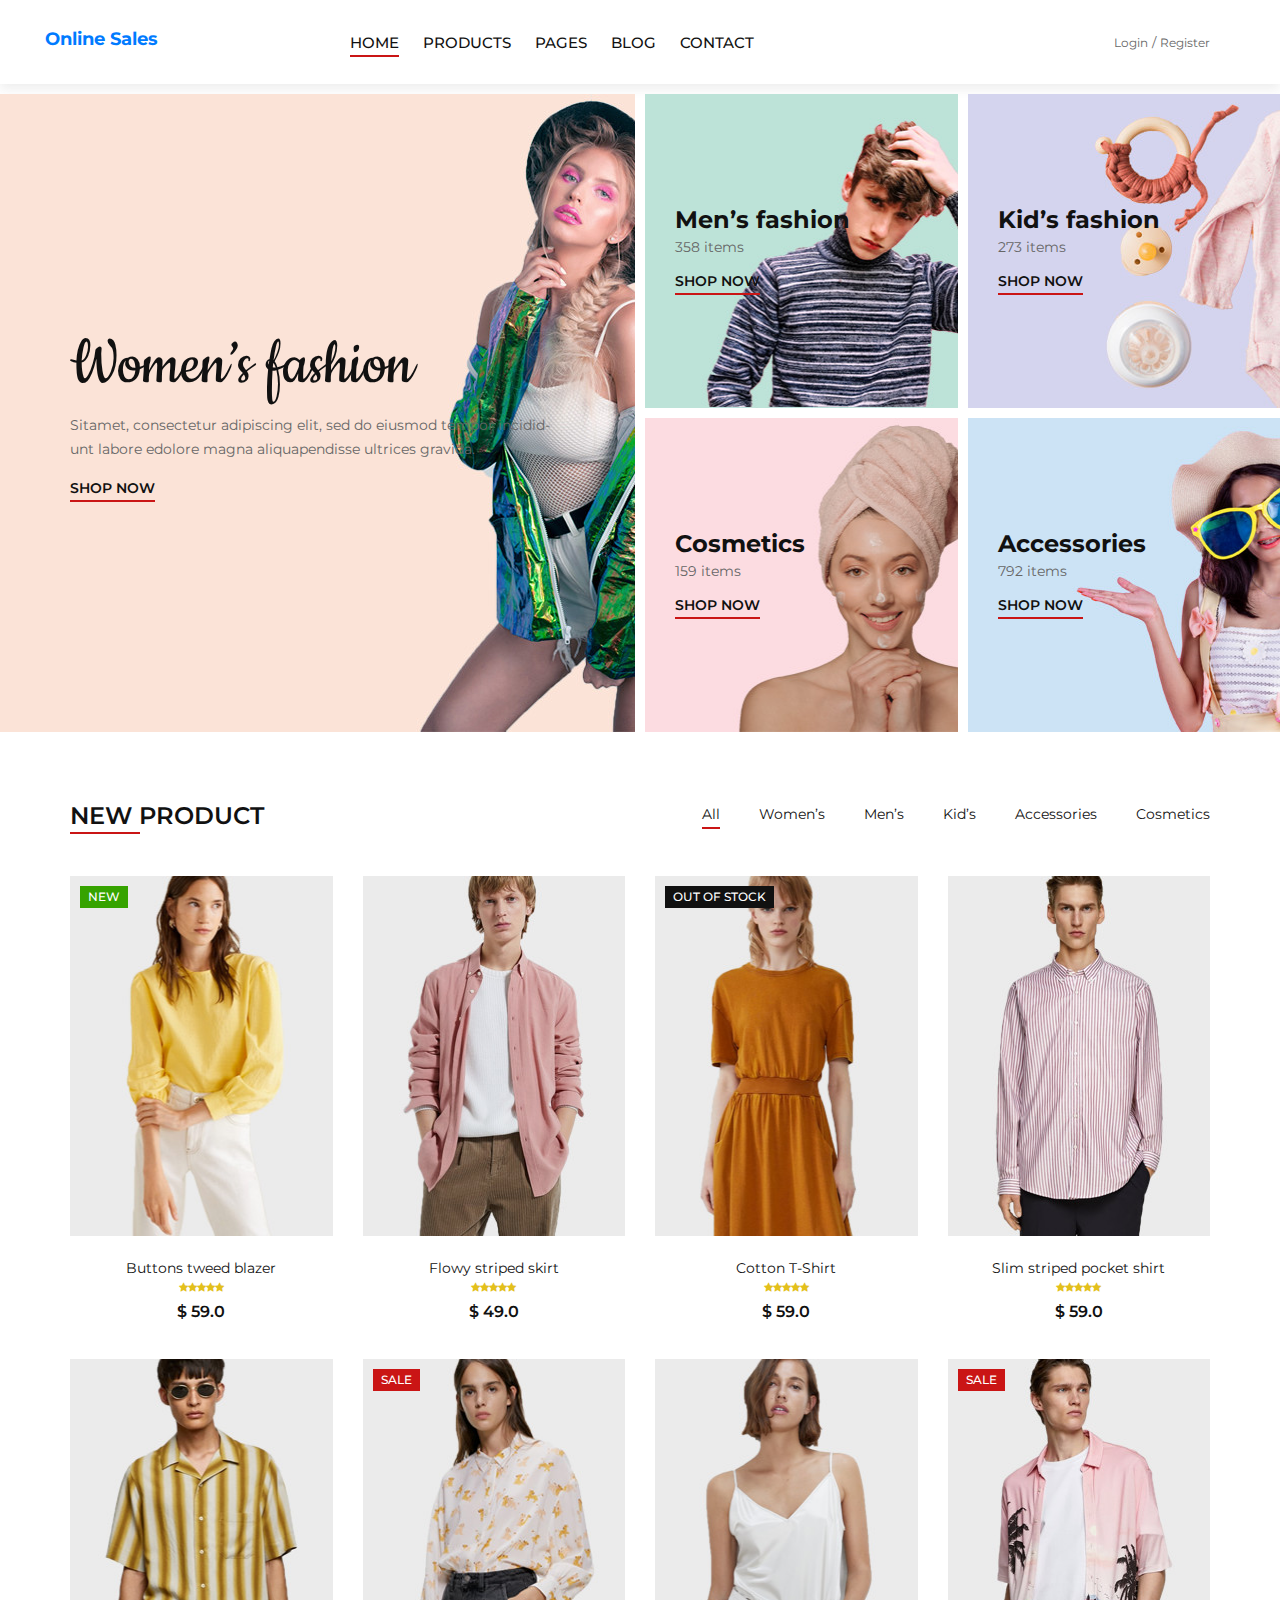
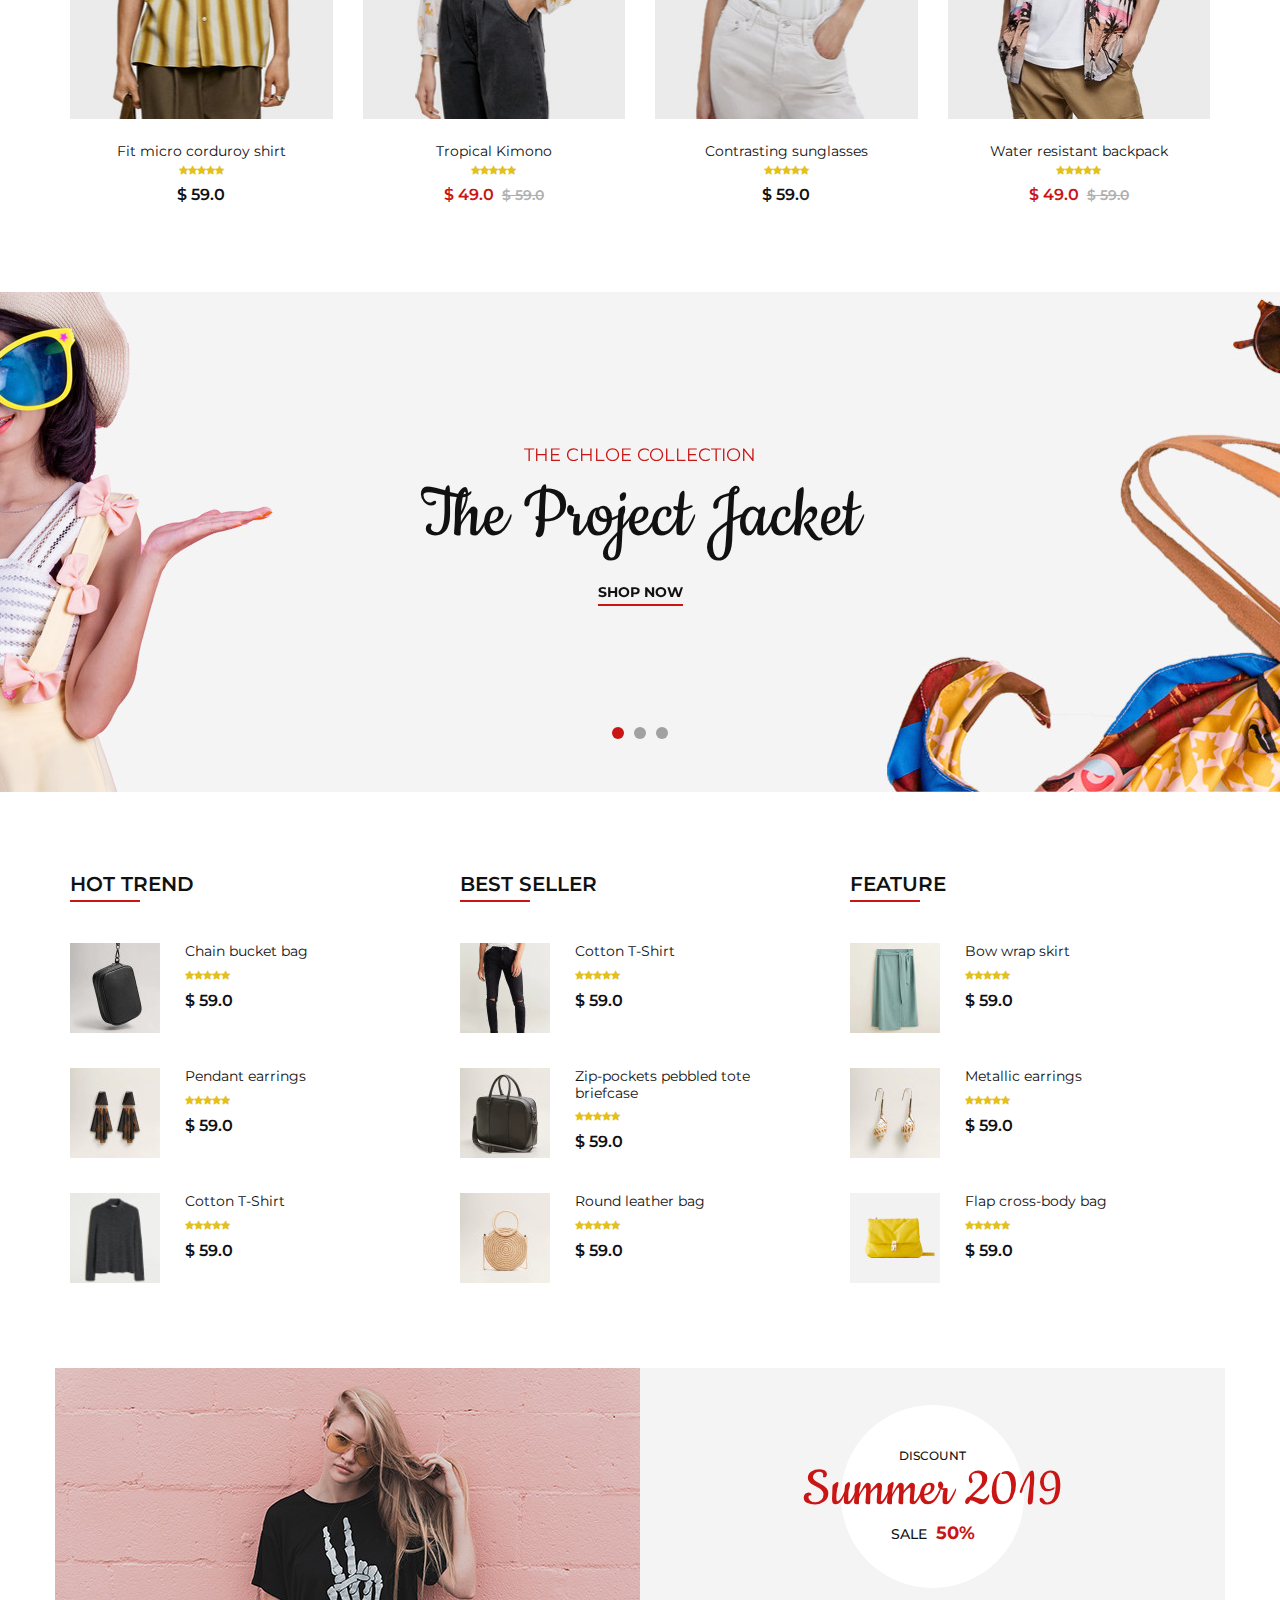
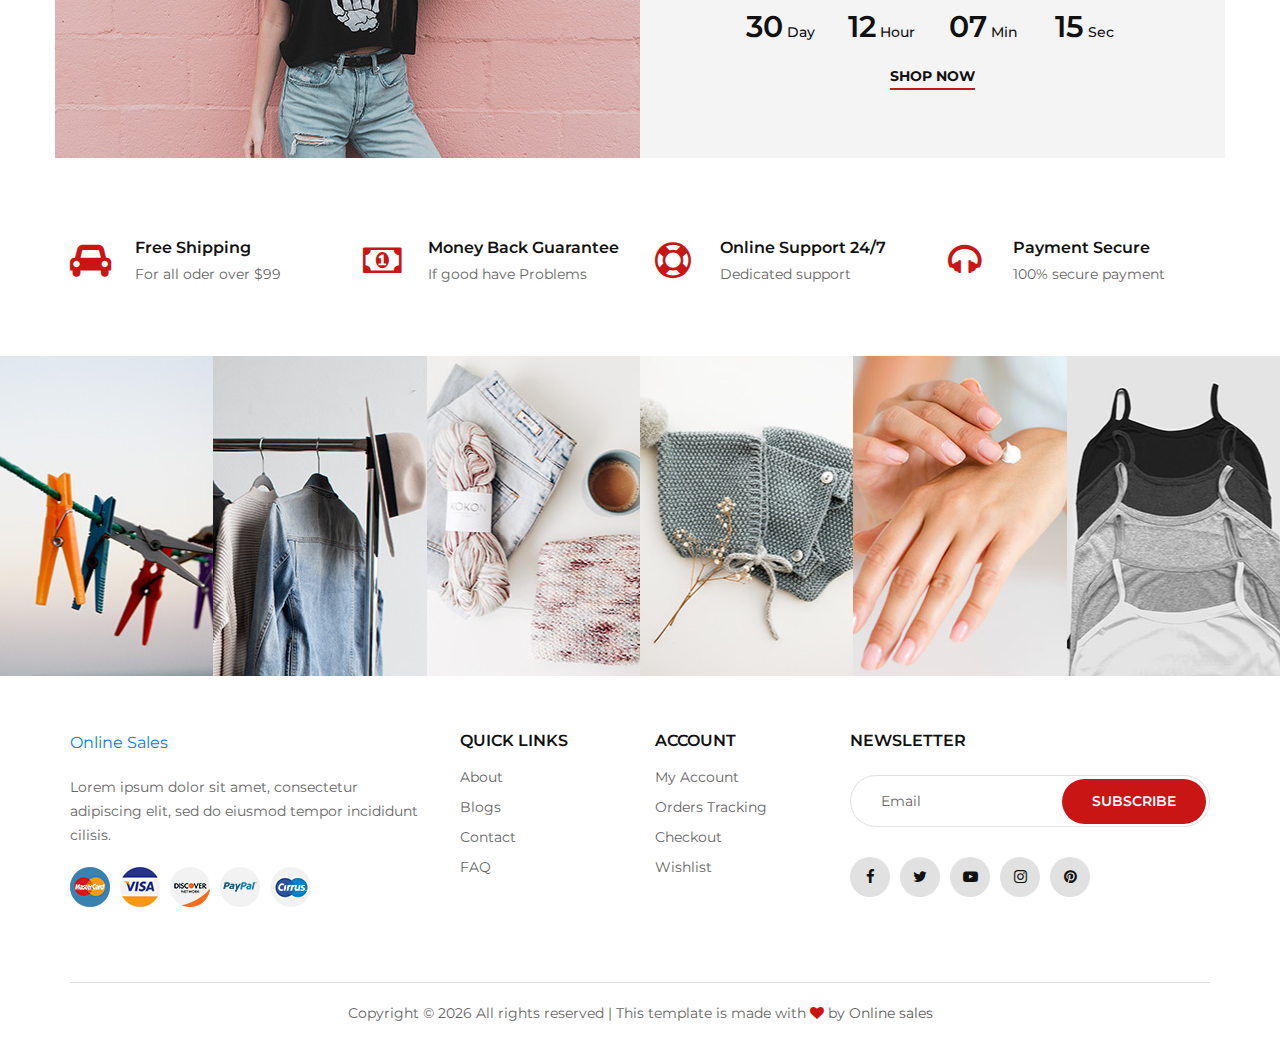
<file: index.html>
<!DOCTYPE html>
<html lang="zxx">

<head>
    <meta charset="UTF-8">
    <meta name="description" content="Ashion Template">
    <meta name="keywords" content="Ashion, unica, creative, html">
    <meta name="viewport" content="width=device-width, initial-scale=1.0">
    <meta http-equiv="X-UA-Compatible" content="ie=edge">
    <title>Online Sales</title>

    <!-- Google Font -->
    <link href="https://fonts.googleapis.com/css2?family=Cookie&display=swap" rel="stylesheet">
    <link href="https://fonts.googleapis.com/css2?family=Montserrat:wght@400;500;600;700;800;900&display=swap"
    rel="stylesheet">

    <!-- Css Styles -->
    <link rel="stylesheet" href="css/bootstrap.min.css" type="text/css">
    <link rel="stylesheet" href="css/font-awesome.min.css" type="text/css">
    <link rel="stylesheet" href="css/elegant-icons.css" type="text/css">
    <link rel="stylesheet" href="css/jquery-ui.min.css" type="text/css">
    <link rel="stylesheet" href="css/magnific-popup.css" type="text/css">
    <link rel="stylesheet" href="css/owl.carousel.min.css" type="text/css">
    <link rel="stylesheet" href="css/slicknav.min.css" type="text/css">
    <link rel="stylesheet" href="css/style.css" type="text/css">
</head>

<body>
  

    <!-- Offcanvas Menu Begin -->
    <div class="offcanvas-menu-overlay"></div>
    <div class="offcanvas-menu-wrapper">
        <div class="offcanvas__close">+</div>
        
        <div class="offcanvas__logo">
            <a href="./index.html">Online Sales</a>
        </div>
        <div id="mobile-menu-wrap"></div>
        <div class="offcanvas__auth">
            <a href="#">Login</a>
            <a href="#">Register</a>
        </div>
    </div>
    <!-- Offcanvas Menu End -->

    <!-- Header Section Begin -->
    <header class="header">
        <div class="container-fluid">
            <div class="row">
                <div class="col-xl-3 col-lg-2">
                    <div class="header__logo">
                        <a href="./index.html">Online Sales</a>
                    </div>
                </div>
                <div class="col-xl-6 col-lg-7">
                    <nav class="header__menu">
                        <ul>
                            <li class="active"><a href="./index.html">Home</a></li>
                            <li><a href="#">Products</a></li>
                            <!-- <li><a href="#">Men’s</a></li> -->
                            <!-- <li><a href="./shop.html">Shop</a></li> -->
                            <li><a href="#">Pages</a>
                                <ul class="dropdown">
                                    <li><a href="./product-details.html">Product Details</a></li>
                                    <li><a href="./shop-cart.html">Shop Cart</a></li>
                                    <li><a href="./checkout.html">Checkout</a></li>
                                    <li><a href="./blog-details.html">Blog Details</a></li>
                                </ul>
                            </li>
                            <li><a href="./blog.html">Blog</a></li>
                            <li><a href="./contact.html">Contact</a></li>
                        </ul>
                    </nav>
                </div>
                <div class="col-lg-3">
                    <div class="header__right">
                        <div class="header__right__auth">
                            <a href="#">Login</a>
                            <a href="#">Register</a>
                        </div>
                        
                    </div>
                </div>
            </div>
            <div class="canvas__open">
                <i class="fa fa-bars"></i>
            </div>
        </div>
    </header>
    <!-- Header Section End -->

    <!-- Categories Section Begin -->
    <section class="categories">
        <div class="container-fluid">
            <div class="row">
                <div class="col-lg-6 p-0">
                    <div class="categories__item categories__large__item set-bg"
                    data-setbg="img/categories/category-1.jpg">
                    <div class="categories__text">
                        <h1>Women’s fashion</h1>
                        <p>Sitamet, consectetur adipiscing elit, sed do eiusmod tempor incidid-unt labore
                        edolore magna aliquapendisse ultrices gravida.</p>
                        <a href="#">Shop now</a>
                    </div>
                </div>
            </div>
            <div class="col-lg-6">
                <div class="row">
                    <div class="col-lg-6 col-md-6 col-sm-6 p-0">
                        <div class="categories__item set-bg" data-setbg="img/categories/category-2.jpg">
                            <div class="categories__text">
                                <h4>Men’s fashion</h4>
                                <p>358 items</p>
                                <a href="#">Shop now</a>
                            </div>
                        </div>
                    </div>
                    <div class="col-lg-6 col-md-6 col-sm-6 p-0">
                        <div class="categories__item set-bg" data-setbg="img/categories/category-3.jpg">
                            <div class="categories__text">
                                <h4>Kid’s fashion</h4>
                                <p>273 items</p>
                                <a href="#">Shop now</a>
                            </div>
                        </div>
                    </div>
                    <div class="col-lg-6 col-md-6 col-sm-6 p-0">
                        <div class="categories__item set-bg" data-setbg="img/categories/category-4.jpg">
                            <div class="categories__text">
                                <h4>Cosmetics</h4>
                                <p>159 items</p>
                                <a href="#">Shop now</a>
                            </div>
                        </div>
                    </div>
                    <div class="col-lg-6 col-md-6 col-sm-6 p-0">
                        <div class="categories__item set-bg" data-setbg="img/categories/category-5.jpg">
                            <div class="categories__text">
                                <h4>Accessories</h4>
                                <p>792 items</p>
                                <a href="#">Shop now</a>
                            </div>
                        </div>
                    </div>
                </div>
            </div>
        </div>
    </div>
</section>
<!-- Categories Section End -->

<!-- Product Section Begin -->
<section class="product spad">
    <div class="container">
        <div class="row">
            <div class="col-lg-4 col-md-4">
                <div class="section-title">
                    <h4>New product</h4>
                </div>
            </div>
            <div class="col-lg-8 col-md-8">
                <ul class="filter__controls">
                    <li class="active" data-filter="*">All</li>
                    <li data-filter=".women">Women’s</li>
                    <li data-filter=".men">Men’s</li>
                    <li data-filter=".kid">Kid’s</li>
                    <li data-filter=".accessories">Accessories</li>
                    <li data-filter=".cosmetic">Cosmetics</li>
                </ul>
            </div>
        </div>
        <div class="row property__gallery">
            <div class="col-lg-3 col-md-4 col-sm-6 mix women">
                <div class="product__item">
                    <div class="product__item__pic set-bg" data-setbg="img/product/product-1.jpg">
                        <div class="label new">New</div>
                        <ul class="product__hover">
                            <li><a href="img/product/product-1.jpg" class="image-popup"><span class="arrow_expand"></span></a></li>
                            <li><a href="#"><span class="icon_heart_alt"></span></a></li>
                            <li><a href="#"><span class="icon_bag_alt"></span></a></li>
                        </ul>
                    </div>
                    <div class="product__item__text">
                        <h6><a href="#">Buttons tweed blazer</a></h6>
                        <div class="rating">
                            <i class="fa fa-star"></i>
                            <i class="fa fa-star"></i>
                            <i class="fa fa-star"></i>
                            <i class="fa fa-star"></i>
                            <i class="fa fa-star"></i>
                        </div>
                        <div class="product__price">$ 59.0</div>
                    </div>
                </div>
            </div>
            <div class="col-lg-3 col-md-4 col-sm-6 mix men">
                <div class="product__item">
                    <div class="product__item__pic set-bg" data-setbg="img/product/product-2.jpg">
                        <ul class="product__hover">
                            <li><a href="img/product/product-2.jpg" class="image-popup"><span class="arrow_expand"></span></a></li>
                            <li><a href="#"><span class="icon_heart_alt"></span></a></li>
                            <li><a href="#"><span class="icon_bag_alt"></span></a></li>
                        </ul>
                    </div>
                    <div class="product__item__text">
                        <h6><a href="#">Flowy striped skirt</a></h6>
                        <div class="rating">
                            <i class="fa fa-star"></i>
                            <i class="fa fa-star"></i>
                            <i class="fa fa-star"></i>
                            <i class="fa fa-star"></i>
                            <i class="fa fa-star"></i>
                        </div>
                        <div class="product__price">$ 49.0</div>
                    </div>
                </div>
            </div>
            <div class="col-lg-3 col-md-4 col-sm-6 mix accessories">
                <div class="product__item">
                    <div class="product__item__pic set-bg" data-setbg="img/product/product-3.jpg">
                        <div class="label stockout">out of stock</div>
                        <ul class="product__hover">
                            <li><a href="img/product/product-3.jpg" class="image-popup"><span class="arrow_expand"></span></a></li>
                            <li><a href="#"><span class="icon_heart_alt"></span></a></li>
                            <li><a href="#"><span class="icon_bag_alt"></span></a></li>
                        </ul>
                    </div>
                    <div class="product__item__text">
                        <h6><a href="#">Cotton T-Shirt</a></h6>
                        <div class="rating">
                            <i class="fa fa-star"></i>
                            <i class="fa fa-star"></i>
                            <i class="fa fa-star"></i>
                            <i class="fa fa-star"></i>
                            <i class="fa fa-star"></i>
                        </div>
                        <div class="product__price">$ 59.0</div>
                    </div>
                </div>
            </div>
            <div class="col-lg-3 col-md-4 col-sm-6 mix cosmetic">
                <div class="product__item">
                    <div class="product__item__pic set-bg" data-setbg="img/product/product-4.jpg">
                        <ul class="product__hover">
                            <li><a href="img/product/product-4.jpg" class="image-popup"><span class="arrow_expand"></span></a></li>
                            <li><a href="#"><span class="icon_heart_alt"></span></a></li>
                            <li><a href="#"><span class="icon_bag_alt"></span></a></li>
                        </ul>
                    </div>
                    <div class="product__item__text">
                        <h6><a href="#">Slim striped pocket shirt</a></h6>
                        <div class="rating">
                            <i class="fa fa-star"></i>
                            <i class="fa fa-star"></i>
                            <i class="fa fa-star"></i>
                            <i class="fa fa-star"></i>
                            <i class="fa fa-star"></i>
                        </div>
                        <div class="product__price">$ 59.0</div>
                    </div>
                </div>
            </div>
            <div class="col-lg-3 col-md-4 col-sm-6 mix kid">
                <div class="product__item">
                    <div class="product__item__pic set-bg" data-setbg="img/product/product-5.jpg">
                        <ul class="product__hover">
                            <li><a href="img/product/product-5.jpg" class="image-popup"><span class="arrow_expand"></span></a></li>
                            <li><a href="#"><span class="icon_heart_alt"></span></a></li>
                            <li><a href="#"><span class="icon_bag_alt"></span></a></li>
                        </ul>
                    </div>
                    <div class="product__item__text">
                        <h6><a href="#">Fit micro corduroy shirt</a></h6>
                        <div class="rating">
                            <i class="fa fa-star"></i>
                            <i class="fa fa-star"></i>
                            <i class="fa fa-star"></i>
                            <i class="fa fa-star"></i>
                            <i class="fa fa-star"></i>
                        </div>
                        <div class="product__price">$ 59.0</div>
                    </div>
                </div>
            </div>
            <div class="col-lg-3 col-md-4 col-sm-6 mix women men kid accessories cosmetic">
                <div class="product__item sale">
                    <div class="product__item__pic set-bg" data-setbg="img/product/product-6.jpg">
                        <div class="label sale">Sale</div>
                        <ul class="product__hover">
                            <li><a href="img/product/product-6.jpg" class="image-popup"><span class="arrow_expand"></span></a></li>
                            <li><a href="#"><span class="icon_heart_alt"></span></a></li>
                            <li><a href="#"><span class="icon_bag_alt"></span></a></li>
                        </ul>
                    </div>
                    <div class="product__item__text">
                        <h6><a href="#">Tropical Kimono</a></h6>
                        <div class="rating">
                            <i class="fa fa-star"></i>
                            <i class="fa fa-star"></i>
                            <i class="fa fa-star"></i>
                            <i class="fa fa-star"></i>
                            <i class="fa fa-star"></i>
                        </div>
                        <div class="product__price">$ 49.0 <span>$ 59.0</span></div>
                    </div>
                </div>
            </div>
            <div class="col-lg-3 col-md-4 col-sm-6 mix women men kid accessories cosmetic">
                <div class="product__item">
                    <div class="product__item__pic set-bg" data-setbg="img/product/product-7.jpg">
                        <ul class="product__hover">
                            <li><a href="img/product/product-7.jpg" class="image-popup"><span class="arrow_expand"></span></a></li>
                            <li><a href="#"><span class="icon_heart_alt"></span></a></li>
                            <li><a href="#"><span class="icon_bag_alt"></span></a></li>
                        </ul>
                    </div>
                    <div class="product__item__text">
                        <h6><a href="#">Contrasting sunglasses</a></h6>
                        <div class="rating">
                            <i class="fa fa-star"></i>
                            <i class="fa fa-star"></i>
                            <i class="fa fa-star"></i>
                            <i class="fa fa-star"></i>
                            <i class="fa fa-star"></i>
                        </div>
                        <div class="product__price">$ 59.0</div>
                    </div>
                </div>
            </div>
            <div class="col-lg-3 col-md-4 col-sm-6 mix women men kid accessories cosmetic">
                <div class="product__item sale">
                    <div class="product__item__pic set-bg" data-setbg="img/product/product-8.jpg">
                        <div class="label">Sale</div>
                        <ul class="product__hover">
                            <li><a href="img/product/product-8.jpg" class="image-popup"><span class="arrow_expand"></span></a></li>
                            <li><a href="#"><span class="icon_heart_alt"></span></a></li>
                            <li><a href="#"><span class="icon_bag_alt"></span></a></li>
                        </ul>
                    </div>
                    <div class="product__item__text">
                        <h6><a href="#">Water resistant backpack</a></h6>
                        <div class="rating">
                            <i class="fa fa-star"></i>
                            <i class="fa fa-star"></i>
                            <i class="fa fa-star"></i>
                            <i class="fa fa-star"></i>
                            <i class="fa fa-star"></i>
                        </div>
                        <div class="product__price">$ 49.0 <span>$ 59.0</span></div>
                    </div>
                </div>
            </div>
        </div>
    </div>
</section>
<!-- Product Section End -->

<!-- Banner Section Begin -->
<section class="banner set-bg" data-setbg="img/banner/banner-1.jpg">
    <div class="container">
        <div class="row">
            <div class="col-xl-7 col-lg-8 m-auto">
                <div class="banner__slider owl-carousel">
                    <div class="banner__item">
                        <div class="banner__text">
                            <span>The Chloe Collection</span>
                            <h1>The Project Jacket</h1>
                            <a href="#">Shop now</a>
                        </div>
                    </div>
                    <div class="banner__item">
                        <div class="banner__text">
                            <span>The Chloe Collection</span>
                            <h1>The Project Jacket</h1>
                            <a href="#">Shop now</a>
                        </div>
                    </div>
                    <div class="banner__item">
                        <div class="banner__text">
                            <span>The Chloe Collection</span>
                            <h1>The Project Jacket</h1>
                            <a href="#">Shop now</a>
                        </div>
                    </div>
                </div>
            </div>
        </div>
    </div>
</section>
<!-- Banner Section End -->

<!-- Trend Section Begin -->
<section class="trend spad">
    <div class="container">
        <div class="row">
            <div class="col-lg-4 col-md-4 col-sm-6">
                <div class="trend__content">
                    <div class="section-title">
                        <h4>Hot Trend</h4>
                    </div>
                    <div class="trend__item">
                        <div class="trend__item__pic">
                            <img src="img/trend/ht-1.jpg" alt="">
                        </div>
                        <div class="trend__item__text">
                            <h6>Chain bucket bag</h6>
                            <div class="rating">
                                <i class="fa fa-star"></i>
                                <i class="fa fa-star"></i>
                                <i class="fa fa-star"></i>
                                <i class="fa fa-star"></i>
                                <i class="fa fa-star"></i>
                            </div>
                            <div class="product__price">$ 59.0</div>
                        </div>
                    </div>
                    <div class="trend__item">
                        <div class="trend__item__pic">
                            <img src="img/trend/ht-2.jpg" alt="">
                        </div>
                        <div class="trend__item__text">
                            <h6>Pendant earrings</h6>
                            <div class="rating">
                                <i class="fa fa-star"></i>
                                <i class="fa fa-star"></i>
                                <i class="fa fa-star"></i>
                                <i class="fa fa-star"></i>
                                <i class="fa fa-star"></i>
                            </div>
                            <div class="product__price">$ 59.0</div>
                        </div>
                    </div>
                    <div class="trend__item">
                        <div class="trend__item__pic">
                            <img src="img/trend/ht-3.jpg" alt="">
                        </div>
                        <div class="trend__item__text">
                            <h6>Cotton T-Shirt</h6>
                            <div class="rating">
                                <i class="fa fa-star"></i>
                                <i class="fa fa-star"></i>
                                <i class="fa fa-star"></i>
                                <i class="fa fa-star"></i>
                                <i class="fa fa-star"></i>
                            </div>
                            <div class="product__price">$ 59.0</div>
                        </div>
                    </div>
                </div>
            </div>
            <div class="col-lg-4 col-md-4 col-sm-6">
                <div class="trend__content">
                    <div class="section-title">
                        <h4>Best seller</h4>
                    </div>
                    <div class="trend__item">
                        <div class="trend__item__pic">
                            <img src="img/trend/bs-1.jpg" alt="">
                        </div>
                        <div class="trend__item__text">
                            <h6>Cotton T-Shirt</h6>
                            <div class="rating">
                                <i class="fa fa-star"></i>
                                <i class="fa fa-star"></i>
                                <i class="fa fa-star"></i>
                                <i class="fa fa-star"></i>
                                <i class="fa fa-star"></i>
                            </div>
                            <div class="product__price">$ 59.0</div>
                        </div>
                    </div>
                    <div class="trend__item">
                        <div class="trend__item__pic">
                            <img src="img/trend/bs-2.jpg" alt="">
                        </div>
                        <div class="trend__item__text">
                            <h6>Zip-pockets pebbled tote <br />briefcase</h6>
                            <div class="rating">
                                <i class="fa fa-star"></i>
                                <i class="fa fa-star"></i>
                                <i class="fa fa-star"></i>
                                <i class="fa fa-star"></i>
                                <i class="fa fa-star"></i>
                            </div>
                            <div class="product__price">$ 59.0</div>
                        </div>
                    </div>
                    <div class="trend__item">
                        <div class="trend__item__pic">
                            <img src="img/trend/bs-3.jpg" alt="">
                        </div>
                        <div class="trend__item__text">
                            <h6>Round leather bag</h6>
                            <div class="rating">
                                <i class="fa fa-star"></i>
                                <i class="fa fa-star"></i>
                                <i class="fa fa-star"></i>
                                <i class="fa fa-star"></i>
                                <i class="fa fa-star"></i>
                            </div>
                            <div class="product__price">$ 59.0</div>
                        </div>
                    </div>
                </div>
            </div>
            <div class="col-lg-4 col-md-4 col-sm-6">
                <div class="trend__content">
                    <div class="section-title">
                        <h4>Feature</h4>
                    </div>
                    <div class="trend__item">
                        <div class="trend__item__pic">
                            <img src="img/trend/f-1.jpg" alt="">
                        </div>
                        <div class="trend__item__text">
                            <h6>Bow wrap skirt</h6>
                            <div class="rating">
                                <i class="fa fa-star"></i>
                                <i class="fa fa-star"></i>
                                <i class="fa fa-star"></i>
                                <i class="fa fa-star"></i>
                                <i class="fa fa-star"></i>
                            </div>
                            <div class="product__price">$ 59.0</div>
                        </div>
                    </div>
                    <div class="trend__item">
                        <div class="trend__item__pic">
                            <img src="img/trend/f-2.jpg" alt="">
                        </div>
                        <div class="trend__item__text">
                            <h6>Metallic earrings</h6>
                            <div class="rating">
                                <i class="fa fa-star"></i>
                                <i class="fa fa-star"></i>
                                <i class="fa fa-star"></i>
                                <i class="fa fa-star"></i>
                                <i class="fa fa-star"></i>
                            </div>
                            <div class="product__price">$ 59.0</div>
                        </div>
                    </div>
                    <div class="trend__item">
                        <div class="trend__item__pic">
                            <img src="img/trend/f-3.jpg" alt="">
                        </div>
                        <div class="trend__item__text">
                            <h6>Flap cross-body bag</h6>
                            <div class="rating">
                                <i class="fa fa-star"></i>
                                <i class="fa fa-star"></i>
                                <i class="fa fa-star"></i>
                                <i class="fa fa-star"></i>
                                <i class="fa fa-star"></i>
                            </div>
                            <div class="product__price">$ 59.0</div>
                        </div>
                    </div>
                </div>
            </div>
        </div>
    </div>
</section>
<!-- Trend Section End -->

<!-- Discount Section Begin -->
<section class="discount">
    <div class="container">
        <div class="row">
            <div class="col-lg-6 p-0">
                <div class="discount__pic">
                    <img src="img/discount.jpg" alt="">
                </div>
            </div>
            <div class="col-lg-6 p-0">
                <div class="discount__text">
                    <div class="discount__text__title">
                        <span>Discount</span>
                        <h2>Summer 2019</h2>
                        <h5><span>Sale</span> 50%</h5>
                    </div>
                    <div class="discount__countdown" id="countdown-time">
                        <div class="countdown__item">
                            <span>22</span>
                            <p>Days</p>
                        </div>
                        <div class="countdown__item">
                            <span>18</span>
                            <p>Hour</p>
                        </div>
                        <div class="countdown__item">
                            <span>46</span>
                            <p>Min</p>
                        </div>
                        <div class="countdown__item">
                            <span>05</span>
                            <p>Sec</p>
                        </div>
                    </div>
                    <a href="#">Shop now</a>
                </div>
            </div>
        </div>
    </div>
</section>
<!-- Discount Section End -->

<!-- Services Section Begin -->
<section class="services spad">
    <div class="container">
        <div class="row">
            <div class="col-lg-3 col-md-4 col-sm-6">
                <div class="services__item">
                    <i class="fa fa-car"></i>
                    <h6>Free Shipping</h6>
                    <p>For all oder over $99</p>
                </div>
            </div>
            <div class="col-lg-3 col-md-4 col-sm-6">
                <div class="services__item">
                    <i class="fa fa-money"></i>
                    <h6>Money Back Guarantee</h6>
                    <p>If good have Problems</p>
                </div>
            </div>
            <div class="col-lg-3 col-md-4 col-sm-6">
                <div class="services__item">
                    <i class="fa fa-support"></i>
                    <h6>Online Support 24/7</h6>
                    <p>Dedicated support</p>
                </div>
            </div>
            <div class="col-lg-3 col-md-4 col-sm-6">
                <div class="services__item">
                    <i class="fa fa-headphones"></i>
                    <h6>Payment Secure</h6>
                    <p>100% secure payment</p>
                </div>
            </div>
        </div>
    </div>
</section>
<!-- Services Section End -->

<!-- Instagram Begin -->
<div class="instagram">
    <div class="container-fluid">
        <div class="row">
            <div class="col-lg-2 col-md-4 col-sm-4 p-0">
                <div class="instagram__item set-bg" data-setbg="img/instagram/insta-1.jpg">
                    <div class="instagram__text">
                        <i class="fa fa-instagram"></i>
                        <a href="#">@ online_sales</a>
                    </div>
                </div>
            </div>
            <div class="col-lg-2 col-md-4 col-sm-4 p-0">
                <div class="instagram__item set-bg" data-setbg="img/instagram/insta-2.jpg">
                    <div class="instagram__text">
                        <i class="fa fa-instagram"></i>
                        <a href="#">@ online_sales</a>
                    </div>
                </div>
            </div>
            <div class="col-lg-2 col-md-4 col-sm-4 p-0">
                <div class="instagram__item set-bg" data-setbg="img/instagram/insta-3.jpg">
                    <div class="instagram__text">
                        <i class="fa fa-instagram"></i>
                        <a href="#">@ online_sales</a>
                    </div>
                </div>
            </div>
            <div class="col-lg-2 col-md-4 col-sm-4 p-0">
                <div class="instagram__item set-bg" data-setbg="img/instagram/insta-4.jpg">
                    <div class="instagram__text">
                        <i class="fa fa-instagram"></i>
                        <a href="#">@ online_sales</a>
                    </div>
                </div>
            </div>
            <div class="col-lg-2 col-md-4 col-sm-4 p-0">
                <div class="instagram__item set-bg" data-setbg="img/instagram/insta-5.jpg">
                    <div class="instagram__text">
                        <i class="fa fa-instagram"></i>
                        <a href="#">@ online_sales</a>
                    </div>
                </div>
            </div>
            <div class="col-lg-2 col-md-4 col-sm-4 p-0">
                <div class="instagram__item set-bg" data-setbg="img/instagram/insta-6.jpg">
                    <div class="instagram__text">
                        <i class="fa fa-instagram"></i>
                        <a href="#">@ online_sales</a>
                    </div>
                </div>
            </div>
        </div>
    </div>
</div>
<!-- Instagram End -->

<!-- Footer Section Begin -->
<footer class="footer">
    <div class="container">
        <div class="row">
            <div class="col-lg-4 col-md-6 col-sm-7">
                <div class="footer__about">
                    <div class="footer__logo">
                        <a href="./index.html">Online Sales</a>
                    </div>
                    <p>Lorem ipsum dolor sit amet, consectetur adipiscing elit, sed do eiusmod tempor incididunt
                    cilisis.</p>
                    <div class="footer__payment">
                        <a href="#"><img src="img/payment/payment-1.png" alt=""></a>
                        <a href="#"><img src="img/payment/payment-2.png" alt=""></a>
                        <a href="#"><img src="img/payment/payment-3.png" alt=""></a>
                        <a href="#"><img src="img/payment/payment-4.png" alt=""></a>
                        <a href="#"><img src="img/payment/payment-5.png" alt=""></a>
                    </div>
                </div>
            </div>
            <div class="col-lg-2 col-md-3 col-sm-5">
                <div class="footer__widget">
                    <h6>Quick links</h6>
                    <ul>
                        <li><a href="#">About</a></li>
                        <li><a href="#">Blogs</a></li>
                        <li><a href="#">Contact</a></li>
                        <li><a href="#">FAQ</a></li>
                    </ul>
                </div>
            </div>
            <div class="col-lg-2 col-md-3 col-sm-4">
                <div class="footer__widget">
                    <h6>Account</h6>
                    <ul>
                        <li><a href="#">My Account</a></li>
                        <li><a href="#">Orders Tracking</a></li>
                        <li><a href="#">Checkout</a></li>
                        <li><a href="#">Wishlist</a></li>
                    </ul>
                </div>
            </div>
            <div class="col-lg-4 col-md-8 col-sm-8">
                <div class="footer__newslatter">
                    <h6>NEWSLETTER</h6>
                    <form action="#">
                        <input type="text" placeholder="Email">
                        <button type="submit" class="site-btn">Subscribe</button>
                    </form>
                    <div class="footer__social">
                        <a href="#"><i class="fa fa-facebook"></i></a>
                        <a href="#"><i class="fa fa-twitter"></i></a>
                        <a href="#"><i class="fa fa-youtube-play"></i></a>
                        <a href="#"><i class="fa fa-instagram"></i></a>
                        <a href="#"><i class="fa fa-pinterest"></i></a>
                    </div>
                </div>
            </div>
        </div>
        <div class="row">
            <div class="col-lg-12">
                <!-- Link back to Colorlib can't be removed. Template is licensed under CC BY 3.0. -->
                <div class="footer__copyright__text">
                    <p>Copyright &copy; <script>document.write(new Date().getFullYear());</script> All rights reserved | This template is made with <i class="fa fa-heart" aria-hidden="true"></i> by <a href="#">Online sales</a></p>
                </div>
                <!-- Link back to Colorlib can't be removed. Template is licensed under CC BY 3.0. -->
            </div>
        </div>
    </div>
</footer>
<!-- Footer Section End -->

<!-- Search Begin -->
<div class="search-model">
    <div class="h-100 d-flex align-items-center justify-content-center">
        <div class="search-close-switch">+</div>
        <form class="search-model-form">
            <input type="text" id="search-input" placeholder="Search here.....">
        </form>
    </div>
</div>
<!-- Search End -->

<!-- Js Plugins -->
<script src="js/jquery-3.3.1.min.js"></script>
<script src="js/bootstrap.min.js"></script>
<script src="js/jquery.magnific-popup.min.js"></script>
<script src="js/jquery-ui.min.js"></script>
<script src="js/mixitup.min.js"></script>
<script src="js/jquery.countdown.min.js"></script>
<script src="js/jquery.slicknav.js"></script>
<script src="js/owl.carousel.min.js"></script>
<script src="js/jquery.nicescroll.min.js"></script>
<script src="js/main.js"></script>
</body>

</html>
</file>
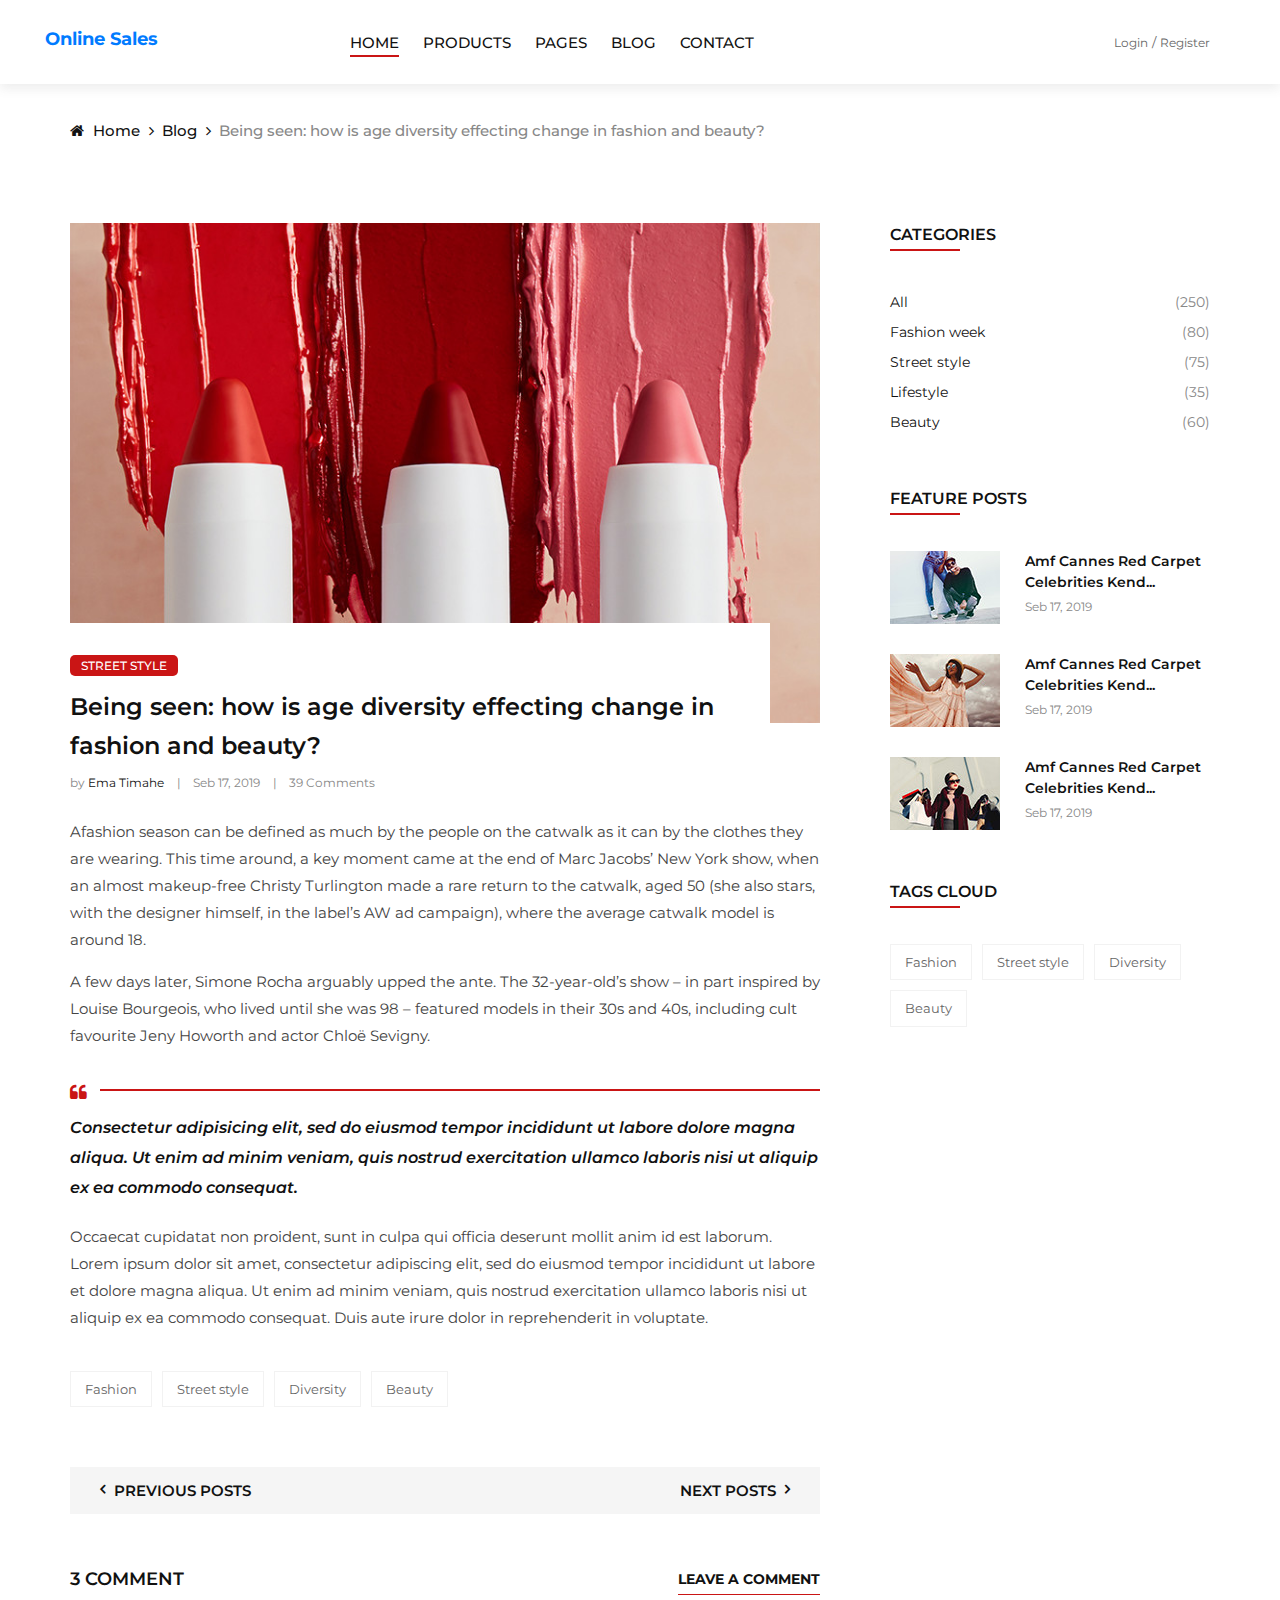
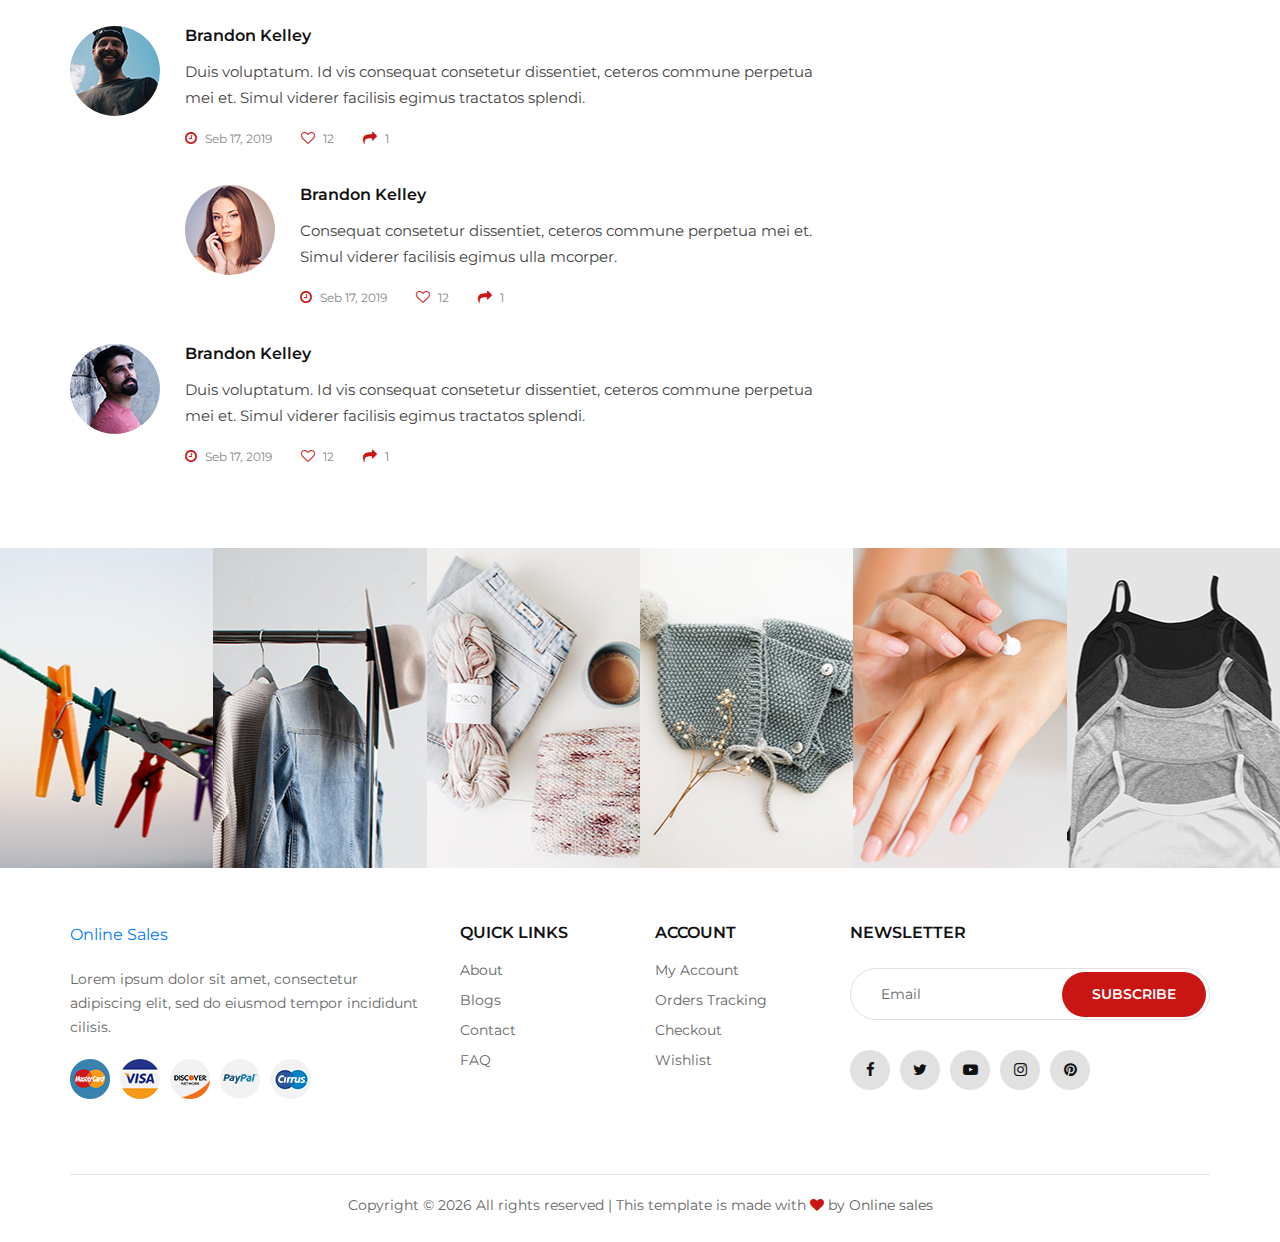
<file: blog-details.html>
<!DOCTYPE html>
<html lang="zxx">

<head>
    <meta charset="UTF-8">
    <meta name="description" content="Ashion Template">
    <meta name="keywords" content="Ashion, unica, creative, html">
    <meta name="viewport" content="width=device-width, initial-scale=1.0">
    <meta http-equiv="X-UA-Compatible" content="ie=edge">
    <title>Online Sales</title>

    <!-- Google Font -->
    <link href="https://fonts.googleapis.com/css2?family=Cookie&display=swap" rel="stylesheet">
    <link href="https://fonts.googleapis.com/css2?family=Montserrat:wght@400;500;600;700;800;900&display=swap"
    rel="stylesheet">

    <!-- Css Styles -->
    <link rel="stylesheet" href="css/bootstrap.min.css" type="text/css">
    <link rel="stylesheet" href="css/font-awesome.min.css" type="text/css">
    <link rel="stylesheet" href="css/elegant-icons.css" type="text/css">
    <link rel="stylesheet" href="css/jquery-ui.min.css" type="text/css">
    <link rel="stylesheet" href="css/magnific-popup.css" type="text/css">
    <link rel="stylesheet" href="css/owl.carousel.min.css" type="text/css">
    <link rel="stylesheet" href="css/slicknav.min.css" type="text/css">
    <link rel="stylesheet" href="css/style.css" type="text/css">
</head>

<body>
   
    <!-- Offcanvas Menu Begin -->
    <div class="offcanvas-menu-overlay"></div>
    <div class="offcanvas-menu-wrapper">
        <div class="offcanvas__close">+</div>
        
        <div class="offcanvas__logo">
            <a href="./index.html">Online Sales</a>
        </div>
        <div id="mobile-menu-wrap"></div>
        <div class="offcanvas__auth">
            <a href="#">Login</a>
            <a href="#">Register</a>
        </div>
    </div>
    <!-- Offcanvas Menu End -->

    <!-- Header Section Begin -->
    <header class="header">
        <div class="container-fluid">
            <div class="row">
                <div class="col-xl-3 col-lg-2">
                    <div class="header__logo">
                        <a href="./index.html">Online Sales</a>
                    </div>
                </div>
                <div class="col-xl-6 col-lg-7">
                    <nav class="header__menu">
                        <ul>
                            <li class="active"><a href="./index.html">Home</a></li>
                            <li><a href="#">Products</a></li>
                            <!-- <li><a href="#">Men’s</a></li> -->
                            <!-- <li><a href="./shop.html">Shop</a></li> -->
                            <li><a href="#">Pages</a>
                                <ul class="dropdown">
                                    <li><a href="./product-details.html">Product Details</a></li>
                                    <li><a href="./shop-cart.html">Shop Cart</a></li>
                                    <li><a href="./checkout.html">Checkout</a></li>
                                    <li><a href="./blog-details.html">Blog Details</a></li>
                                </ul>
                            </li>
                            <li><a href="./blog.html">Blog</a></li>
                            <li><a href="./contact.html">Contact</a></li>
                        </ul>
                    </nav>
                </div>
                <div class="col-lg-3">
                    <div class="header__right">
                        <div class="header__right__auth">
                            <a href="#">Login</a>
                            <a href="#">Register</a>
                        </div>
                        
                    </div>
                </div>
            </div>
            <div class="canvas__open">
                <i class="fa fa-bars"></i>
            </div>
        </div>
    </header>
    <!-- Header Section End -->

    <!-- Breadcrumb Begin -->
    <div class="breadcrumb-option">
        <div class="container">
            <div class="row">
                <div class="col-lg-12">
                    <div class="breadcrumb__links">
                        <a href="./index.html"><i class="fa fa-home"></i> Home</a>
                        <a href="./blog.html">Blog</a>
                        <span>Being seen: how is age diversity effecting change in fashion and beauty?</span>
                    </div>
                </div>
            </div>
        </div>
    </div>
    <!-- Breadcrumb End -->

    <!-- Blog Details Section Begin -->
    <section class="blog-details spad">
        <div class="container">
            <div class="row">
                <div class="col-lg-8 col-md-8">
                    <div class="blog__details__content">
                        <div class="blog__details__item">
                            <img src="img/blog/details/blog-details.jpg" alt="">
                            <div class="blog__details__item__title">
                                <span class="tip">Street style</span>
                                <h4>Being seen: how is age diversity effecting change in fashion and beauty?</h4>
                                <ul>
                                    <li>by <span>Ema Timahe</span></li>
                                    <li>Seb 17, 2019</li>
                                    <li>39 Comments</li>
                                </ul>
                            </div>
                        </div>
                        <div class="blog__details__desc">
                            <p>Afashion season can be defined as much by the people on the catwalk as it can by the
                                clothes they are wearing. This time around, a key moment came at the end of Marc Jacobs’
                                New York show, when an almost makeup-free Christy Turlington made a rare return to the
                                catwalk, aged 50 (she also stars, with the designer himself, in the label’s AW ad
                            campaign), where the average catwalk model is around 18.</p>
                            <p>A few days later, Simone Rocha arguably upped the ante. The 32-year-old’s show – in part
                                inspired by Louise Bourgeois, who lived until she was 98 – featured models in their 30s
                            and 40s, including cult favourite Jeny Howorth and actor Chloë Sevigny.</p>
                        </div>
                        <div class="blog__details__quote">
                            <div class="icon"><i class="fa fa-quote-left"></i></div>
                            <p>Consectetur adipisicing elit, sed do eiusmod tempor incididunt ut labore dolore magna
                                aliqua. Ut enim ad minim veniam, quis nostrud exercitation ullamco laboris nisi ut
                            aliquip ex ea commodo consequat.</p>
                        </div>
                        <div class="blog__details__desc">
                            <p>Occaecat cupidatat non proident, sunt in culpa qui officia deserunt mollit anim id est
                                laborum. Lorem ipsum dolor sit amet, consectetur adipiscing elit, sed do eiusmod tempor
                                incididunt ut labore et dolore magna aliqua. Ut enim ad minim veniam, quis nostrud
                                exercitation ullamco laboris nisi ut aliquip ex ea commodo consequat. Duis aute irure
                            dolor in reprehenderit in voluptate.</p>
                        </div>
                        <div class="blog__details__tags">
                            <a href="#">Fashion</a>
                            <a href="#">Street style</a>
                            <a href="#">Diversity</a>
                            <a href="#">Beauty</a>
                        </div>
                        <div class="blog__details__btns">
                            <div class="row">
                                <div class="col-lg-6 col-md-6 col-sm-6">
                                    <div class="blog__details__btn__item">
                                        <h6><a href="#"><i class="fa fa-angle-left"></i> Previous posts</a></h6>
                                    </div>
                                </div>
                                <div class="col-lg-6 col-md-6 col-sm-6">
                                    <div class="blog__details__btn__item blog__details__btn__item--next">
                                        <h6><a href="#">Next posts <i class="fa fa-angle-right"></i></a></h6>
                                    </div>
                                </div>
                            </div>
                        </div>
                        <div class="blog__details__comment">
                            <h5>3 Comment</h5>
                            <a href="#" class="leave-btn">Leave a comment</a>
                            <div class="blog__comment__item">
                                <div class="blog__comment__item__pic">
                                    <img src="img/blog/details/comment-1.jpg" alt="">
                                </div>
                                <div class="blog__comment__item__text">
                                    <h6>Brandon Kelley</h6>
                                    <p>Duis voluptatum. Id vis consequat consetetur dissentiet, ceteros commune perpetua
                                    mei et. Simul viderer facilisis egimus tractatos splendi.</p>
                                    <ul>
                                        <li><i class="fa fa-clock-o"></i> Seb 17, 2019</li>
                                        <li><i class="fa fa-heart-o"></i> 12</li>
                                        <li><i class="fa fa-share"></i> 1</li>
                                    </ul>
                                </div>
                            </div>
                            <div class="blog__comment__item blog__comment__item--reply">
                                <div class="blog__comment__item__pic">
                                    <img src="img/blog/details/comment-2.jpg" alt="">
                                </div>
                                <div class="blog__comment__item__text">
                                    <h6>Brandon Kelley</h6>
                                    <p>Consequat consetetur dissentiet, ceteros commune perpetua mei et. Simul viderer
                                    facilisis egimus ulla mcorper.</p>
                                    <ul>
                                        <li><i class="fa fa-clock-o"></i> Seb 17, 2019</li>
                                        <li><i class="fa fa-heart-o"></i> 12</li>
                                        <li><i class="fa fa-share"></i> 1</li>
                                    </ul>
                                </div>
                            </div>
                            <div class="blog__comment__item">
                                <div class="blog__comment__item__pic">
                                    <img src="img/blog/details/comment-3.jpg" alt="">
                                </div>
                                <div class="blog__comment__item__text">
                                    <h6>Brandon Kelley</h6>
                                    <p>Duis voluptatum. Id vis consequat consetetur dissentiet, ceteros commune perpetua
                                    mei et. Simul viderer facilisis egimus tractatos splendi.</p>
                                    <ul>
                                        <li><i class="fa fa-clock-o"></i> Seb 17, 2019</li>
                                        <li><i class="fa fa-heart-o"></i> 12</li>
                                        <li><i class="fa fa-share"></i> 1</li>
                                    </ul>
                                </div>
                            </div>
                        </div>
                    </div>
                </div>
                <div class="col-lg-4 col-md-4">
                    <div class="blog__sidebar">
                        <div class="blog__sidebar__item">
                            <div class="section-title">
                                <h4>Categories</h4>
                            </div>
                            <ul>
                                <li><a href="#">All <span>(250)</span></a></li>
                                <li><a href="#">Fashion week <span>(80)</span></a></li>
                                <li><a href="#">Street style <span>(75)</span></a></li>
                                <li><a href="#">Lifestyle <span>(35)</span></a></li>
                                <li><a href="#">Beauty <span>(60)</span></a></li>
                            </ul>
                        </div>
                        <div class="blog__sidebar__item">
                            <div class="section-title">
                                <h4>Feature posts</h4>
                            </div>
                            <a href="#" class="blog__feature__item">
                                <div class="blog__feature__item__pic">
                                    <img src="img/blog/sidebar/fp-1.jpg" alt="">
                                </div>
                                <div class="blog__feature__item__text">
                                    <h6>Amf Cannes Red Carpet Celebrities Kend...</h6>
                                    <span>Seb 17, 2019</span>
                                </div>
                            </a>
                            <a href="#" class="blog__feature__item">
                                <div class="blog__feature__item__pic">
                                    <img src="img/blog/sidebar/fp-2.jpg" alt="">
                                </div>
                                <div class="blog__feature__item__text">
                                    <h6>Amf Cannes Red Carpet Celebrities Kend...</h6>
                                    <span>Seb 17, 2019</span>
                                </div>
                            </a>
                            <a href="#" class="blog__feature__item">
                                <div class="blog__feature__item__pic">
                                    <img src="img/blog/sidebar/fp-3.jpg" alt="">
                                </div>
                                <div class="blog__feature__item__text">
                                    <h6>Amf Cannes Red Carpet Celebrities Kend...</h6>
                                    <span>Seb 17, 2019</span>
                                </div>
                            </a>
                        </div>
                        <div class="blog__sidebar__item">
                            <div class="section-title">
                                <h4>Tags cloud</h4>
                            </div>
                            <div class="blog__sidebar__tags">
                                <a href="#">Fashion</a>
                                <a href="#">Street style</a>
                                <a href="#">Diversity</a>
                                <a href="#">Beauty</a>
                            </div>
                        </div>
                    </div>
                </div>
            </div>
        </div>
    </section>
    <!-- Blog Details Section End -->

    <!-- Instagram Begin -->
    <div class="instagram">
        <div class="container-fluid">
            <div class="row">
                <div class="col-lg-2 col-md-4 col-sm-4 col-md-6 col-sm-6 p-0">
                    <div class="instagram__item set-bg" data-setbg="img/instagram/insta-1.jpg">
                        <div class="instagram__text">
                            <i class="fa fa-instagram"></i>
                            <a href="#">@ Online_sales</a>
                        </div>
                    </div>
                </div>
                <div class="col-lg-2 col-md-4 col-sm-4 col-md-6 col-sm-6 p-0">
                    <div class="instagram__item set-bg" data-setbg="img/instagram/insta-2.jpg">
                        <div class="instagram__text">
                            <i class="fa fa-instagram"></i>
                            <a href="#">@ Online_sales</a>
                        </div>
                    </div>
                </div>
                <div class="col-lg-2 col-md-4 col-sm-4 col-md-6 col-sm-6 p-0">
                    <div class="instagram__item set-bg" data-setbg="img/instagram/insta-3.jpg">
                        <div class="instagram__text">
                            <i class="fa fa-instagram"></i>
                            <a href="#">@ Online_sales</a>
                        </div>
                    </div>
                </div>
                <div class="col-lg-2 col-md-4 col-sm-4 col-md-6 col-sm-6 p-0">
                    <div class="instagram__item set-bg" data-setbg="img/instagram/insta-4.jpg">
                        <div class="instagram__text">
                            <i class="fa fa-instagram"></i>
                            <a href="#">@ Online_sales</a>
                        </div>
                    </div>
                </div>
                <div class="col-lg-2 col-md-4 col-sm-4 col-md-6 col-sm-6 p-0">
                    <div class="instagram__item set-bg" data-setbg="img/instagram/insta-5.jpg">
                        <div class="instagram__text">
                            <i class="fa fa-instagram"></i>
                            <a href="#">@ Online_sales</a>
                        </div>
                    </div>
                </div>
                <div class="col-lg-2 col-md-4 col-sm-4 col-md-6 col-sm-6 p-0">
                    <div class="instagram__item set-bg" data-setbg="img/instagram/insta-6.jpg">
                        <div class="instagram__text">
                            <i class="fa fa-instagram"></i>
                            <a href="#">@ Online_sales</a>
                        </div>
                    </div>
                </div>
            </div>
        </div>
    </div>
    <!-- Instagram End -->

    <!-- Footer Section Begin -->
    <footer class="footer">
        <div class="container">
            <div class="row">
                <div class="col-lg-4 col-md-6 col-sm-7">
                    <div class="footer__about">
                        <div class="footer__logo">
                            <a href="./index.html">Online Sales</a>
                        </div>
                        <p>Lorem ipsum dolor sit amet, consectetur adipiscing elit, sed do eiusmod tempor incididunt
                        cilisis.</p>
                        <div class="footer__payment">
                            <a href="#"><img src="img/payment/payment-1.png" alt=""></a>
                            <a href="#"><img src="img/payment/payment-2.png" alt=""></a>
                            <a href="#"><img src="img/payment/payment-3.png" alt=""></a>
                            <a href="#"><img src="img/payment/payment-4.png" alt=""></a>
                            <a href="#"><img src="img/payment/payment-5.png" alt=""></a>
                        </div>
                    </div>
                </div>
                <div class="col-lg-2 col-md-3 col-sm-5">
                    <div class="footer__widget">
                        <h6>Quick links</h6>
                        <ul>
                            <li><a href="#">About</a></li>
                            <li><a href="#">Blogs</a></li>
                            <li><a href="#">Contact</a></li>
                            <li><a href="#">FAQ</a></li>
                        </ul>
                    </div>
                </div>
                <div class="col-lg-2 col-md-3 col-sm-4">
                    <div class="footer__widget">
                        <h6>Account</h6>
                        <ul>
                            <li><a href="#">My Account</a></li>
                            <li><a href="#">Orders Tracking</a></li>
                            <li><a href="#">Checkout</a></li>
                            <li><a href="#">Wishlist</a></li>
                        </ul>
                    </div>
                </div>
                <div class="col-lg-4 col-md-8 col-sm-8">
                    <div class="footer__newslatter">
                        <h6>NEWSLETTER</h6>
                        <form action="#">
                            <input type="text" placeholder="Email">
                            <button type="submit" class="site-btn">Subscribe</button>
                        </form>
                        <div class="footer__social">
                            <a href="#"><i class="fa fa-facebook"></i></a>
                            <a href="#"><i class="fa fa-twitter"></i></a>
                            <a href="#"><i class="fa fa-youtube-play"></i></a>
                            <a href="#"><i class="fa fa-instagram"></i></a>
                            <a href="#"><i class="fa fa-pinterest"></i></a>
                        </div>
                    </div>
                </div>
            </div>
            <div class="row">
                <div class="col-lg-12">
                    <!-- Link back to Colorlib can't be removed. Template is licensed under CC BY 3.0. -->
                    <div class="footer__copyright__text">
                        <p>Copyright &copy; <script>document.write(new Date().getFullYear());</script> All rights reserved | This template is made with <i class="fa fa-heart" aria-hidden="true"></i> by <a href="#">Online sales</a></p>
                    </div>
                    <!-- Link back to Colorlib can't be removed. Template is licensed under CC BY 3.0. -->
                </div>
            </div>
        </div>
    </footer>
    <!-- Footer Section End -->

    <!-- Search Begin -->
    <div class="search-model">
        <div class="h-100 d-flex align-items-center justify-content-center">
            <div class="search-close-switch">+</div>
            <form class="search-model-form">
                <input type="text" id="search-input" placeholder="Search here.....">
            </form>
        </div>
    </div>
    <!-- Search End -->

    <!-- Js Plugins -->
    <script src="js/jquery-3.3.1.min.js"></script>
    <script src="js/bootstrap.min.js"></script>
    <script src="js/jquery.magnific-popup.min.js"></script>
    <script src="js/jquery-ui.min.js"></script>
    <script src="js/mixitup.min.js"></script>
    <script src="js/jquery.countdown.min.js"></script>
    <script src="js/jquery.slicknav.js"></script>
    <script src="js/owl.carousel.min.js"></script>
    <script src="js/jquery.nicescroll.min.js"></script>
    <script src="js/main.js"></script>
</body>

</html>
</file>
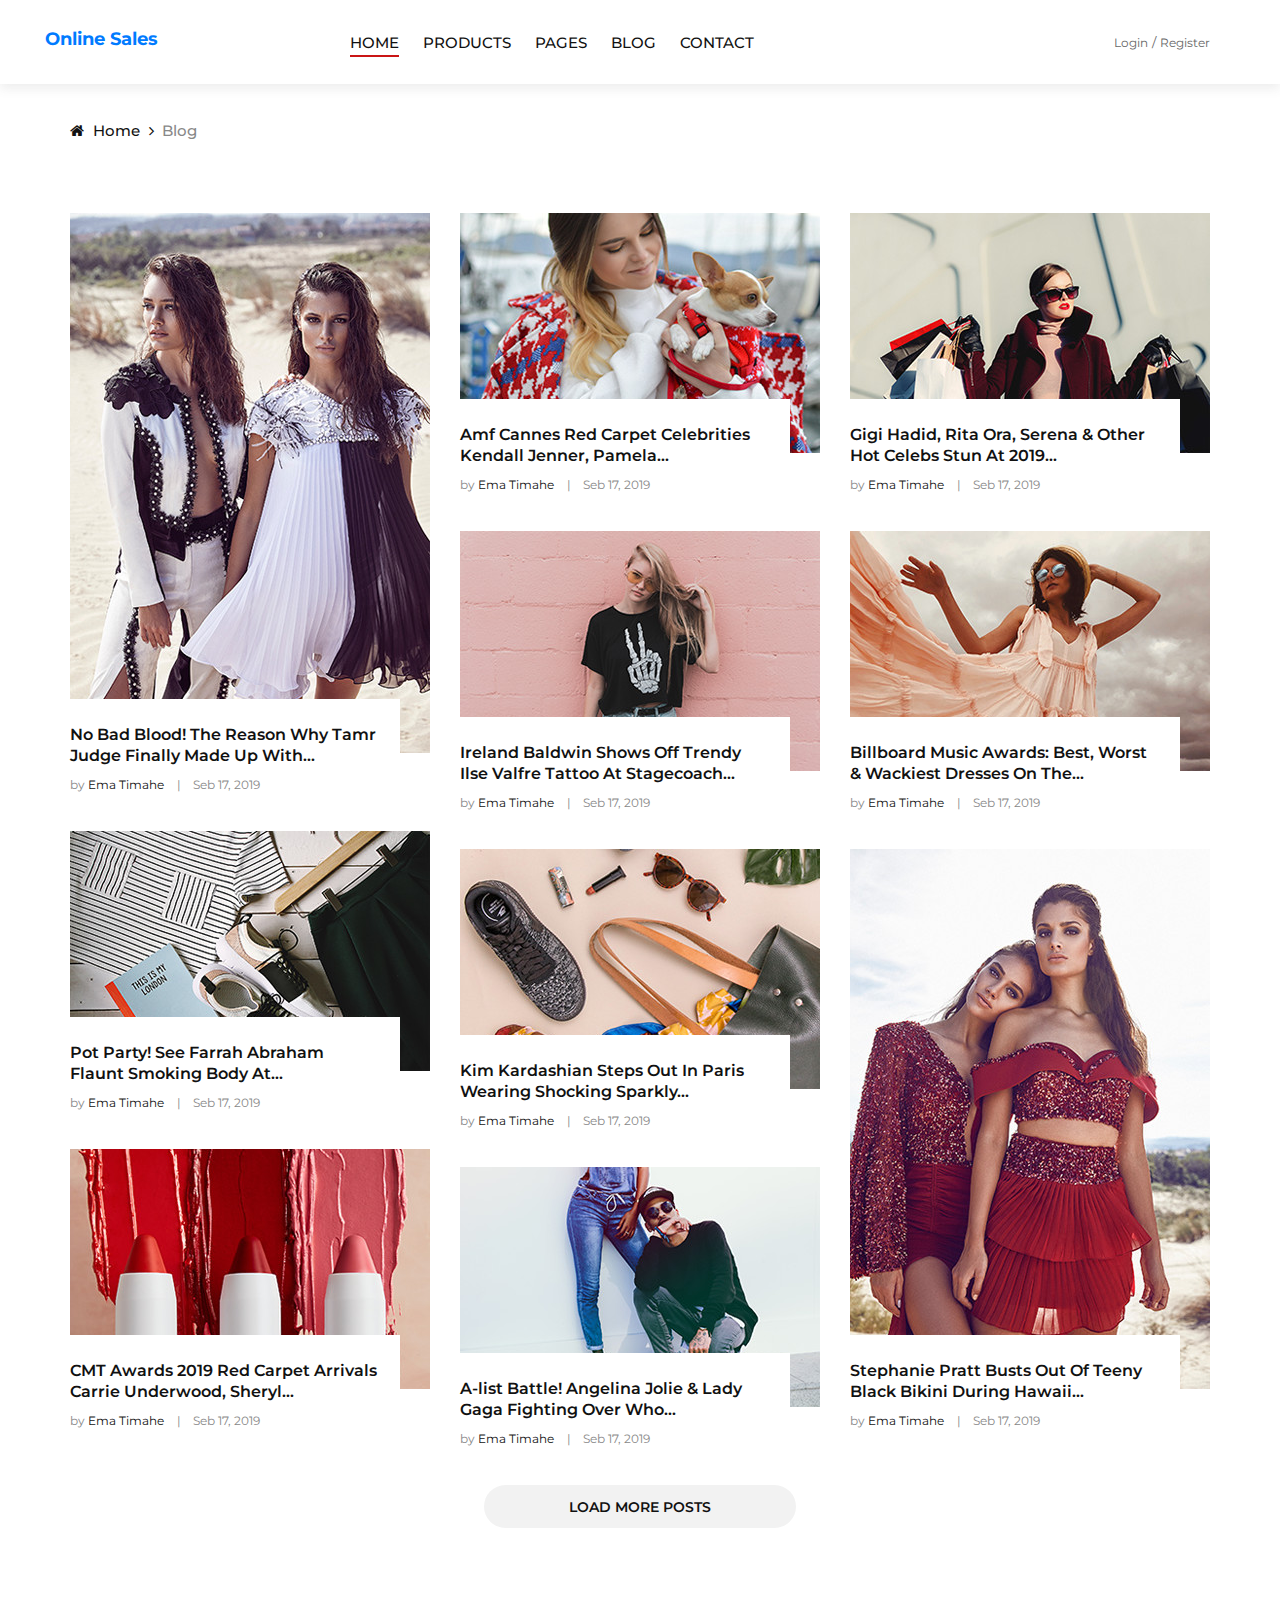
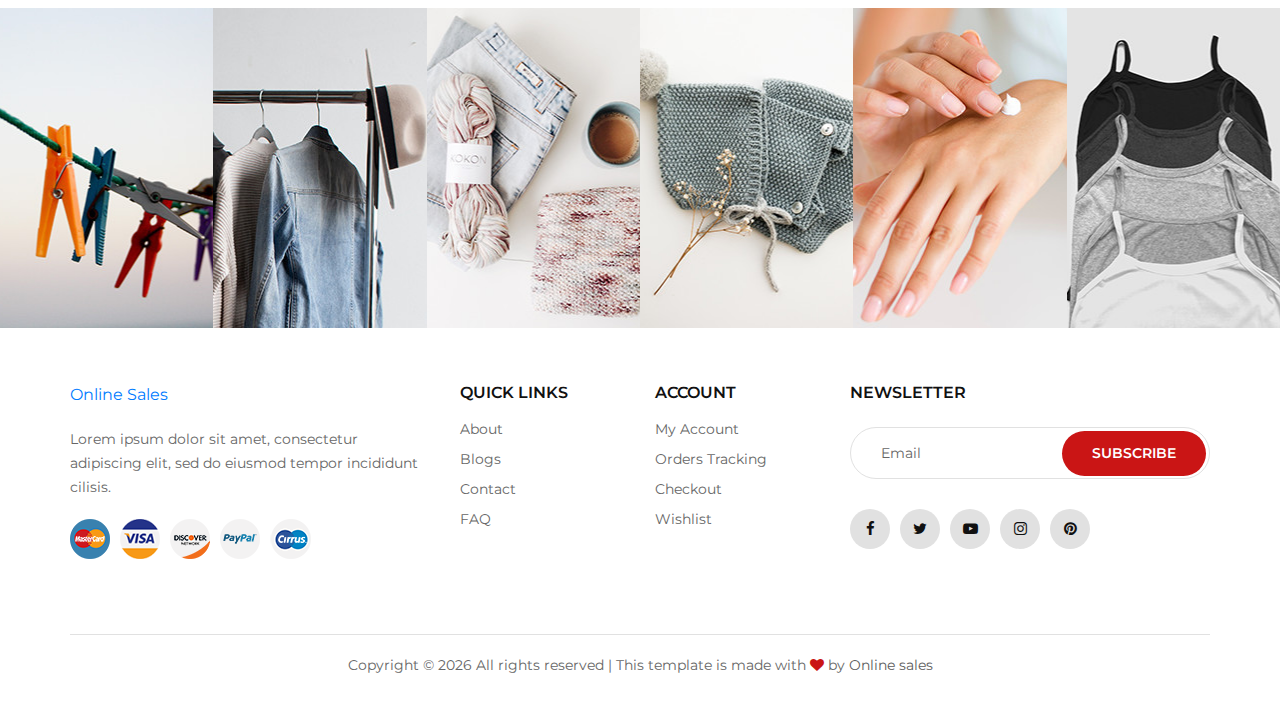
<file: blog.html>
<!DOCTYPE html>
<html lang="zxx">

<head>
    <meta charset="UTF-8">
    <meta name="description" content="Ashion Template">
    <meta name="keywords" content="Ashion, unica, creative, html">
    <meta name="viewport" content="width=device-width, initial-scale=1.0">
    <meta http-equiv="X-UA-Compatible" content="ie=edge">
    <title>Online Sales</title>

    <!-- Google Font -->
    <link href="https://fonts.googleapis.com/css2?family=Cookie&display=swap" rel="stylesheet">
    <link href="https://fonts.googleapis.com/css2?family=Montserrat:wght@400;500;600;700;800;900&display=swap"
    rel="stylesheet">

    <!-- Css Styles -->
    <link rel="stylesheet" href="css/bootstrap.min.css" type="text/css">
    <link rel="stylesheet" href="css/font-awesome.min.css" type="text/css">
    <link rel="stylesheet" href="css/elegant-icons.css" type="text/css">
    <link rel="stylesheet" href="css/jquery-ui.min.css" type="text/css">
    <link rel="stylesheet" href="css/magnific-popup.css" type="text/css">
    <link rel="stylesheet" href="css/owl.carousel.min.css" type="text/css">
    <link rel="stylesheet" href="css/slicknav.min.css" type="text/css">
    <link rel="stylesheet" href="css/style.css" type="text/css">
</head>
<body>
      

    <!-- Offcanvas Menu Begin -->
    <div class="offcanvas-menu-overlay"></div>
    <div class="offcanvas-menu-wrapper">
        <div class="offcanvas__close">+</div>
        
        <div class="offcanvas__logo">
            <a href="./index.html">Online Sales</a>
        </div>
        <div id="mobile-menu-wrap"></div>
        <div class="offcanvas__auth">
            <a href="#">Login</a>
            <a href="#">Register</a>
        </div>
    </div>
    <!-- Offcanvas Menu End -->

    <!-- Header Section Begin -->
    <header class="header">
        <div class="container-fluid">
            <div class="row">
                <div class="col-xl-3 col-lg-2">
                    <div class="header__logo">
                        <a href="./index.html">Online Sales</a>
                    </div>
                </div>
                <div class="col-xl-6 col-lg-7">
                    <nav class="header__menu">
                        <ul>
                            <li class="active"><a href="./index.html">Home</a></li>
                            <li><a href="#">Products</a></li>
                            <!-- <li><a href="#">Men’s</a></li> -->
                            <!-- <li><a href="./shop.html">Shop</a></li> -->
                            <li><a href="#">Pages</a>
                                <ul class="dropdown">
                                    <li><a href="./product-details.html">Product Details</a></li>
                                    <li><a href="./shop-cart.html">Shop Cart</a></li>
                                    <li><a href="./checkout.html">Checkout</a></li>
                                    <li><a href="./blog-details.html">Blog Details</a></li>
                                </ul>
                            </li>
                            <li><a href="./blog.html">Blog</a></li>
                            <li><a href="./contact.html">Contact</a></li>
                        </ul>
                    </nav>
                </div>
                <div class="col-lg-3">
                    <div class="header__right">
                        <div class="header__right__auth">
                            <a href="#">Login</a>
                            <a href="#">Register</a>
                        </div>
                        
                    </div>
                </div>
            </div>
            <div class="canvas__open">
                <i class="fa fa-bars"></i>
            </div>
        </div>
    </header>
    <!-- Header Section End -->

    <!-- Breadcrumb Begin -->
    <div class="breadcrumb-option">
        <div class="container">
            <div class="row">
                <div class="col-lg-12">
                    <div class="breadcrumb__links">
                        <a href="./index.html"><i class="fa fa-home"></i> Home</a>
                        <span>Blog</span>
                    </div>
                </div>
            </div>
        </div>
    </div>
    <!-- Breadcrumb End -->

    <!-- Blog Section Begin -->
    <section class="blog spad">
        <div class="container">
            <div class="row">
                <div class="col-lg-4 col-md-4 col-sm-6">
                    <div class="blog__item">
                        <div class="blog__item__pic large__item set-bg" data-setbg="img/blog/blog-1.jpg"></div>
                        <div class="blog__item__text">
                            <h6><a href="#">No Bad Blood! The Reason Why Tamr Judge Finally Made Up With...</a></h6>
                            <ul>
                                <li>by <span>Ema Timahe</span></li>
                                <li>Seb 17, 2019</li>
                            </ul>
                        </div>
                    </div>
                    <div class="blog__item">
                        <div class="blog__item__pic set-bg" data-setbg="img/blog/blog-7.jpg"></div>
                        <div class="blog__item__text">
                            <h6><a href="#">Pot Party! See Farrah Abraham Flaunt Smoking Body At...</a></h6>
                            <ul>
                                <li>by <span>Ema Timahe</span></li>
                                <li>Seb 17, 2019</li>
                            </ul>
                        </div>
                    </div>
                    <div class="blog__item">
                        <div class="blog__item__pic set-bg" data-setbg="img/blog/blog-9.jpg"></div>
                        <div class="blog__item__text">
                            <h6><a href="#">CMT Awards 2019 Red Carpet Arrivals Carrie Underwood, Sheryl...</a></h6>
                            <ul>
                                <li>by <span>Ema Timahe</span></li>
                                <li>Seb 17, 2019</li>
                            </ul>
                        </div>
                    </div>
                </div>
                <div class="col-lg-4 col-md-4 col-sm-6">
                    <div class="blog__item">
                        <div class="blog__item__pic set-bg" data-setbg="img/blog/blog-2.jpg"></div>
                        <div class="blog__item__text">
                            <h6><a href="#">Amf Cannes Red Carpet Celebrities Kendall Jenner, Pamela...</a></h6>
                            <ul>
                                <li>by <span>Ema Timahe</span></li>
                                <li>Seb 17, 2019</li>
                            </ul>
                        </div>
                    </div>
                    <div class="blog__item">
                        <div class="blog__item__pic set-bg" data-setbg="img/blog/blog-4.jpg"></div>
                        <div class="blog__item__text">
                            <h6><a href="#">Ireland Baldwin Shows Off Trendy Ilse Valfre Tattoo At Stagecoach...</a>
                            </h6>
                            <ul>
                                <li>by <span>Ema Timahe</span></li>
                                <li>Seb 17, 2019</li>
                            </ul>
                        </div>
                    </div>
                    <div class="blog__item">
                        <div class="blog__item__pic set-bg" data-setbg="img/blog/blog-8.jpg"></div>
                        <div class="blog__item__text">
                            <h6><a href="#">Kim Kardashian Steps Out In Paris Wearing Shocking Sparkly...</a></h6>
                            <ul>
                                <li>by <span>Ema Timahe</span></li>
                                <li>Seb 17, 2019</li>
                            </ul>
                        </div>
                    </div>
                    <div class="blog__item">
                        <div class="blog__item__pic set-bg" data-setbg="img/blog/blog-10.jpg"></div>
                        <div class="blog__item__text">
                            <h6><a href="#">A-list Battle! Angelina Jolie & Lady Gaga Fighting Over Who...</a></h6>
                            <ul>
                                <li>by <span>Ema Timahe</span></li>
                                <li>Seb 17, 2019</li>
                            </ul>
                        </div>
                    </div>
                </div>
                <div class="col-lg-4 col-md-4 col-sm-6">
                    <div class="blog__item">
                        <div class="blog__item__pic set-bg" data-setbg="img/blog/blog-3.jpg"></div>
                        <div class="blog__item__text">
                            <h6><a href="#">Gigi Hadid, Rita Ora, Serena & Other Hot Celebs Stun At 2019...</a></h6>
                            <ul>
                                <li>by <span>Ema Timahe</span></li>
                                <li>Seb 17, 2019</li>
                            </ul>
                        </div>
                    </div>
                    <div class="blog__item">
                        <div class="blog__item__pic set-bg" data-setbg="img/blog/blog-5.jpg"></div>
                        <div class="blog__item__text">
                            <h6><a href="#">Billboard Music Awards: Best, Worst & Wackiest Dresses On The...</a></h6>
                            <ul>
                                <li>by <span>Ema Timahe</span></li>
                                <li>Seb 17, 2019</li>
                            </ul>
                        </div>
                    </div>
                    <div class="blog__item">
                        <div class="blog__item__pic large__item set-bg" data-setbg="img/blog/blog-6.jpg"></div>
                        <div class="blog__item__text">
                            <h6><a href="#">Stephanie Pratt Busts Out Of Teeny Black Bikini During Hawaii...</a></h6>
                            <ul>
                                <li>by <span>Ema Timahe</span></li>
                                <li>Seb 17, 2019</li>
                            </ul>
                        </div>
                    </div>
                </div>
                <div class="col-lg-12 text-center">
                    <a href="#" class="primary-btn load-btn">Load more posts</a>
                </div>
            </div>
        </div>
    </section>
    <!-- Blog Section End -->

    <!-- Instagram Begin -->
    <div class="instagram">
        <div class="container-fluid">
            <div class="row">
                <div class="col-lg-2 col-md-4 col-sm-4 p-0">
                    <div class="instagram__item set-bg" data-setbg="img/instagram/insta-1.jpg">
                        <div class="instagram__text">
                            <i class="fa fa-instagram"></i>
                            <a href="#">@ Online_sales</a>
                        </div>
                    </div>
                </div>
                <div class="col-lg-2 col-md-4 col-sm-4 p-0">
                    <div class="instagram__item set-bg" data-setbg="img/instagram/insta-2.jpg">
                        <div class="instagram__text">
                            <i class="fa fa-instagram"></i>
                            <a href="#">@ Online_sales</a>
                        </div>
                    </div>
                </div>
                <div class="col-lg-2 col-md-4 col-sm-4 p-0">
                    <div class="instagram__item set-bg" data-setbg="img/instagram/insta-3.jpg">
                        <div class="instagram__text">
                            <i class="fa fa-instagram"></i>
                            <a href="#">@ Online_sales</a>
                        </div>
                    </div>
                </div>
                <div class="col-lg-2 col-md-4 col-sm-4 p-0">
                    <div class="instagram__item set-bg" data-setbg="img/instagram/insta-4.jpg">
                        <div class="instagram__text">
                            <i class="fa fa-instagram"></i>
                            <a href="#">@ Online_sales</a>
                        </div>
                    </div>
                </div>
                <div class="col-lg-2 col-md-4 col-sm-4 p-0">
                    <div class="instagram__item set-bg" data-setbg="img/instagram/insta-5.jpg">
                        <div class="instagram__text">
                            <i class="fa fa-instagram"></i>
                            <a href="#">@ Online_sales</a>
                        </div>
                    </div>
                </div>
                <div class="col-lg-2 col-md-4 col-sm-4 p-0">
                    <div class="instagram__item set-bg" data-setbg="img/instagram/insta-6.jpg">
                        <div class="instagram__text">
                            <i class="fa fa-instagram"></i>
                            <a href="#">@ Online_sales</a>
                        </div>
                    </div>
                </div>
            </div>
        </div>
    </div>
    <!-- Instagram End -->

    <!-- Footer Section Begin -->
    <footer class="footer">
        <div class="container">
            <div class="row">
                <div class="col-lg-4 col-md-6 col-sm-7">
                    <div class="footer__about">
                        <div class="footer__logo">
                            <a href="./index.html">Online Sales</a>
                        </div>
                        <p>Lorem ipsum dolor sit amet, consectetur adipiscing elit, sed do eiusmod tempor incididunt
                        cilisis.</p>
                        <div class="footer__payment">
                            <a href="#"><img src="img/payment/payment-1.png" alt=""></a>
                            <a href="#"><img src="img/payment/payment-2.png" alt=""></a>
                            <a href="#"><img src="img/payment/payment-3.png" alt=""></a>
                            <a href="#"><img src="img/payment/payment-4.png" alt=""></a>
                            <a href="#"><img src="img/payment/payment-5.png" alt=""></a>
                        </div>
                    </div>
                </div>
                <div class="col-lg-2 col-md-3 col-sm-5">
                    <div class="footer__widget">
                        <h6>Quick links</h6>
                        <ul>
                            <li><a href="#">About</a></li>
                            <li><a href="#">Blogs</a></li>
                            <li><a href="#">Contact</a></li>
                            <li><a href="#">FAQ</a></li>
                        </ul>
                    </div>
                </div>
                <div class="col-lg-2 col-md-3 col-sm-4">
                    <div class="footer__widget">
                        <h6>Account</h6>
                        <ul>
                            <li><a href="#">My Account</a></li>
                            <li><a href="#">Orders Tracking</a></li>
                            <li><a href="#">Checkout</a></li>
                            <li><a href="#">Wishlist</a></li>
                        </ul>
                    </div>
                </div>
                <div class="col-lg-4 col-md-8 col-sm-8">
                    <div class="footer__newslatter">
                        <h6>NEWSLETTER</h6>
                        <form action="#">
                            <input type="text" placeholder="Email">
                            <button type="submit" class="site-btn">Subscribe</button>
                        </form>
                        <div class="footer__social">
                            <a href="#"><i class="fa fa-facebook"></i></a>
                            <a href="#"><i class="fa fa-twitter"></i></a>
                            <a href="#"><i class="fa fa-youtube-play"></i></a>
                            <a href="#"><i class="fa fa-instagram"></i></a>
                            <a href="#"><i class="fa fa-pinterest"></i></a>
                        </div>
                    </div>
                </div>
            </div>
            <div class="row">
                <div class="col-lg-12">
                    <!-- Link back to Colorlib can't be removed. Template is licensed under CC BY 3.0. -->
                    <div class="footer__copyright__text">
                        <p>Copyright &copy; <script>document.write(new Date().getFullYear());</script> All rights reserved | This template is made with <i class="fa fa-heart" aria-hidden="true"></i> by <a href="#">Online sales</a></p>
                    </div>
                    <!-- Link back to Colorlib can't be removed. Template is licensed under CC BY 3.0. -->
                </div>
            </div>
        </div>
    </footer>
    <!-- Footer Section End -->

    <!-- Search Begin -->
    <div class="search-model">
        <div class="h-100 d-flex align-items-center justify-content-center">
            <div class="search-close-switch">+</div>
            <form class="search-model-form">
                <input type="text" id="search-input" placeholder="Search here.....">
            </form>
        </div>
    </div>
    <!-- Search End -->

    <!-- Js Plugins -->
    <script src="js/jquery-3.3.1.min.js"></script>
    <script src="js/bootstrap.min.js"></script>
    <script src="js/jquery.magnific-popup.min.js"></script>
    <script src="js/jquery-ui.min.js"></script>
    <script src="js/mixitup.min.js"></script>
    <script src="js/jquery.countdown.min.js"></script>
    <script src="js/jquery.slicknav.js"></script>
    <script src="js/owl.carousel.min.js"></script>
    <script src="js/jquery.nicescroll.min.js"></script>
    <script src="js/main.js"></script>
</body>

</html>
</file>
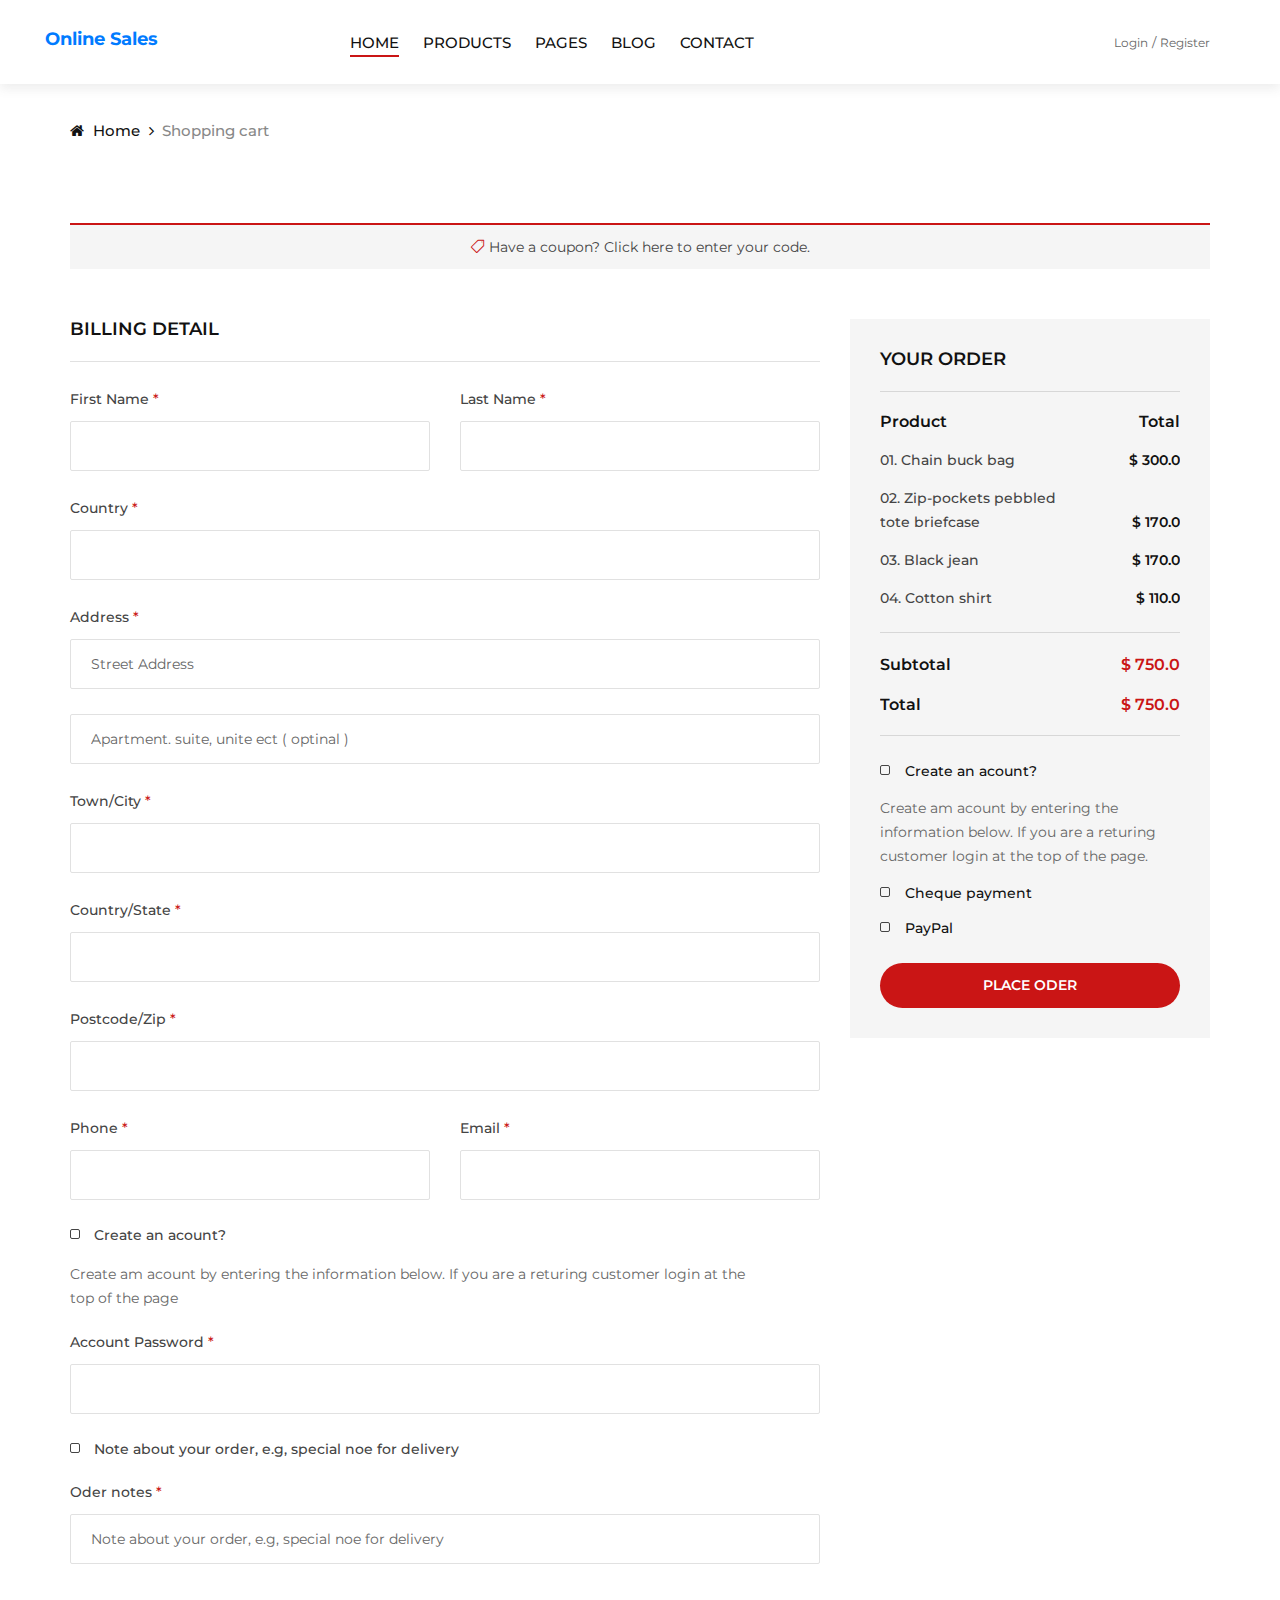
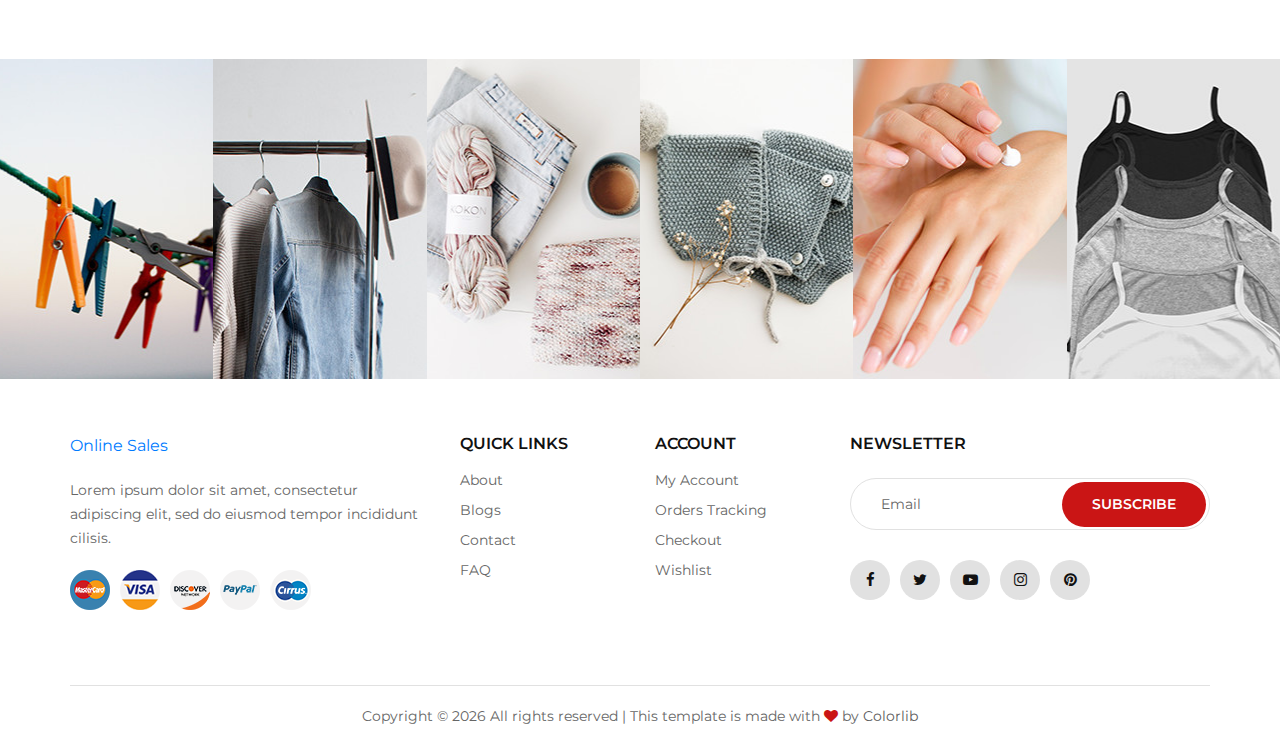
<file: checkout.html>
<!DOCTYPE html>
<html lang="zxx">

<head>
    <meta charset="UTF-8">
    <meta name="description" content="Ashion Template">
    <meta name="keywords" content="Ashion, unica, creative, html">
    <meta name="viewport" content="width=device-width, initial-scale=1.0">
    <meta http-equiv="X-UA-Compatible" content="ie=edge">
    <title>Online Sales</title>

    <!-- Google Font -->
    <link href="https://fonts.googleapis.com/css2?family=Cookie&display=swap" rel="stylesheet">
    <link href="https://fonts.googleapis.com/css2?family=Montserrat:wght@400;500;600;700;800;900&display=swap"
    rel="stylesheet">

    <!-- Css Styles -->
    <link rel="stylesheet" href="css/bootstrap.min.css" type="text/css">
    <link rel="stylesheet" href="css/font-awesome.min.css" type="text/css">
    <link rel="stylesheet" href="css/elegant-icons.css" type="text/css">
    <link rel="stylesheet" href="css/jquery-ui.min.css" type="text/css">
    <link rel="stylesheet" href="css/magnific-popup.css" type="text/css">
    <link rel="stylesheet" href="css/owl.carousel.min.css" type="text/css">
    <link rel="stylesheet" href="css/slicknav.min.css" type="text/css">
    <link rel="stylesheet" href="css/style.css" type="text/css">
</head>

<body>
      <!-- Offcanvas Menu Begin -->
      <div class="offcanvas-menu-overlay"></div>
      <div class="offcanvas-menu-wrapper">
          <div class="offcanvas__close">+</div>
          
          <div class="offcanvas__logo">
              <a href="./index.html">Online Sales</a>
          </div>
          <div id="mobile-menu-wrap"></div>
          <div class="offcanvas__auth">
              <a href="#">Login</a>
              <a href="#">Register</a>
          </div>
      </div>
      <!-- Offcanvas Menu End -->
  
      <!-- Header Section Begin -->
      <header class="header">
          <div class="container-fluid">
              <div class="row">
                  <div class="col-xl-3 col-lg-2">
                      <div class="header__logo">
                          <a href="./index.html">Online Sales</a>
                      </div>
                  </div>
                  <div class="col-xl-6 col-lg-7">
                      <nav class="header__menu">
                          <ul>
                              <li class="active"><a href="./index.html">Home</a></li>
                              <li><a href="#">Products</a></li>
                              <!-- <li><a href="#">Men’s</a></li> -->
                              <!-- <li><a href="./shop.html">Shop</a></li> -->
                              <li><a href="#">Pages</a>
                                  <ul class="dropdown">
                                      <li><a href="./product-details.html">Product Details</a></li>
                                      <li><a href="./shop-cart.html">Shop Cart</a></li>
                                      <li><a href="./checkout.html">Checkout</a></li>
                                      <li><a href="./blog-details.html">Blog Details</a></li>
                                  </ul>
                              </li>
                              <li><a href="./blog.html">Blog</a></li>
                              <li><a href="./contact.html">Contact</a></li>
                          </ul>
                      </nav>
                  </div>
                  <div class="col-lg-3">
                      <div class="header__right">
                          <div class="header__right__auth">
                              <a href="#">Login</a>
                              <a href="#">Register</a>
                          </div>
                          
                      </div>
                  </div>
              </div>
              <div class="canvas__open">
                  <i class="fa fa-bars"></i>
              </div>
          </div>
      </header>
      <!-- Header Section End -->

    <!-- Breadcrumb Begin -->
    <div class="breadcrumb-option">
        <div class="container">
            <div class="row">
                <div class="col-lg-12">
                    <div class="breadcrumb__links">
                        <a href="./index.html"><i class="fa fa-home"></i> Home</a>
                        <span>Shopping cart</span>
                    </div>
                </div>
            </div>
        </div>
    </div>
    <!-- Breadcrumb End -->

    <!-- Checkout Section Begin -->
    <section class="checkout spad">
        <div class="container">
            <div class="row">
                <div class="col-lg-12">
                    <h6 class="coupon__link"><span class="icon_tag_alt"></span> <a href="#">Have a coupon?</a> Click
                    here to enter your code.</h6>
                </div>
            </div>
            <form action="#" class="checkout__form">
                <div class="row">
                    <div class="col-lg-8">
                        <h5>Billing detail</h5>
                        <div class="row">
                            <div class="col-lg-6 col-md-6 col-sm-6">
                                <div class="checkout__form__input">
                                    <p>First Name <span>*</span></p>
                                    <input type="text">
                                </div>
                            </div>
                            <div class="col-lg-6 col-md-6 col-sm-6">
                                <div class="checkout__form__input">
                                    <p>Last Name <span>*</span></p>
                                    <input type="text">
                                </div>
                            </div>
                            <div class="col-lg-12">
                                <div class="checkout__form__input">
                                    <p>Country <span>*</span></p>
                                    <input type="text">
                                </div>
                                <div class="checkout__form__input">
                                    <p>Address <span>*</span></p>
                                    <input type="text" placeholder="Street Address">
                                    <input type="text" placeholder="Apartment. suite, unite ect ( optinal )">
                                </div>
                                <div class="checkout__form__input">
                                    <p>Town/City <span>*</span></p>
                                    <input type="text">
                                </div>
                                <div class="checkout__form__input">
                                    <p>Country/State <span>*</span></p>
                                    <input type="text">
                                </div>
                                <div class="checkout__form__input">
                                    <p>Postcode/Zip <span>*</span></p>
                                    <input type="text">
                                </div>
                            </div>
                            <div class="col-lg-6 col-md-6 col-sm-6">
                                <div class="checkout__form__input">
                                    <p>Phone <span>*</span></p>
                                    <input type="text">
                                </div>
                            </div>
                            <div class="col-lg-6 col-md-6 col-sm-6">
                                <div class="checkout__form__input">
                                    <p>Email <span>*</span></p>
                                    <input type="text">
                                </div>
                            </div>
                            <div class="col-lg-12">
                                <div class="checkout__form__checkbox">
                                    <label for="acc">
                                        Create an acount?
                                        <input type="checkbox" id="acc">
                                        <span class="checkmark"></span>
                                    </label>
                                    <p>Create am acount by entering the information below. If you are a returing
                                        customer login at the <br />top of the page</p>
                                    </div>
                                    <div class="checkout__form__input">
                                        <p>Account Password <span>*</span></p>
                                        <input type="text">
                                    </div>
                                    <div class="checkout__form__checkbox">
                                        <label for="note">
                                            Note about your order, e.g, special noe for delivery
                                            <input type="checkbox" id="note">
                                            <span class="checkmark"></span>
                                        </label>
                                    </div>
                                    <div class="checkout__form__input">
                                        <p>Oder notes <span>*</span></p>
                                        <input type="text"
                                        placeholder="Note about your order, e.g, special noe for delivery">
                                    </div>
                                </div>
                            </div>
                        </div>
                        <div class="col-lg-4">
                            <div class="checkout__order">
                                <h5>Your order</h5>
                                <div class="checkout__order__product">
                                    <ul>
                                        <li>
                                            <span class="top__text">Product</span>
                                            <span class="top__text__right">Total</span>
                                        </li>
                                        <li>01. Chain buck bag <span>$ 300.0</span></li>
                                        <li>02. Zip-pockets pebbled<br /> tote briefcase <span>$ 170.0</span></li>
                                        <li>03. Black jean <span>$ 170.0</span></li>
                                        <li>04. Cotton shirt <span>$ 110.0</span></li>
                                    </ul>
                                </div>
                                <div class="checkout__order__total">
                                    <ul>
                                        <li>Subtotal <span>$ 750.0</span></li>
                                        <li>Total <span>$ 750.0</span></li>
                                    </ul>
                                </div>
                                <div class="checkout__order__widget">
                                    <label for="o-acc">
                                        Create an acount?
                                        <input type="checkbox" id="o-acc">
                                        <span class="checkmark"></span>
                                    </label>
                                    <p>Create am acount by entering the information below. If you are a returing customer
                                    login at the top of the page.</p>
                                    <label for="check-payment">
                                        Cheque payment
                                        <input type="checkbox" id="check-payment">
                                        <span class="checkmark"></span>
                                    </label>
                                    <label for="paypal">
                                        PayPal
                                        <input type="checkbox" id="paypal">
                                        <span class="checkmark"></span>
                                    </label>
                                </div>
                                <button type="submit" class="site-btn">Place oder</button>
                            </div>
                        </div>
                    </div>
                </form>
            </div>
        </section>
        <!-- Checkout Section End -->

        <!-- Instagram Begin -->
        <div class="instagram">
            <div class="container-fluid">
                <div class="row">
                    <div class="col-lg-2 col-md-4 col-sm-4 p-0">
                        <div class="instagram__item set-bg" data-setbg="img/instagram/insta-1.jpg">
                            <div class="instagram__text">
                                <i class="fa fa-instagram"></i>
                                <a href="#">@ Online_sales</a>
                            </div>
                        </div>
                    </div>
                    <div class="col-lg-2 col-md-4 col-sm-4 p-0">
                        <div class="instagram__item set-bg" data-setbg="img/instagram/insta-2.jpg">
                            <div class="instagram__text">
                                <i class="fa fa-instagram"></i>
                                <a href="#">@ Online_sales</a>
                            </div>
                        </div>
                    </div>
                    <div class="col-lg-2 col-md-4 col-sm-4 p-0">
                        <div class="instagram__item set-bg" data-setbg="img/instagram/insta-3.jpg">
                            <div class="instagram__text">
                                <i class="fa fa-instagram"></i>
                                <a href="#">@ Online_sales</a>
                            </div>
                        </div>
                    </div>
                    <div class="col-lg-2 col-md-4 col-sm-4 p-0">
                        <div class="instagram__item set-bg" data-setbg="img/instagram/insta-4.jpg">
                            <div class="instagram__text">
                                <i class="fa fa-instagram"></i>
                                <a href="#">@ Online_sales</a>
                            </div>
                        </div>
                    </div>
                    <div class="col-lg-2 col-md-4 col-sm-4 p-0">
                        <div class="instagram__item set-bg" data-setbg="img/instagram/insta-5.jpg">
                            <div class="instagram__text">
                                <i class="fa fa-instagram"></i>
                                <a href="#">@ Online_sales</a>
                            </div>
                        </div>
                    </div>
                    <div class="col-lg-2 col-md-4 col-sm-4 p-0">
                        <div class="instagram__item set-bg" data-setbg="img/instagram/insta-6.jpg">
                            <div class="instagram__text">
                                <i class="fa fa-instagram"></i>
                                <a href="#">@ Online_sales</a>
                            </div>
                        </div>
                    </div>
                </div>
            </div>
        </div>
        <!-- Instagram End -->

        <!-- Footer Section Begin -->
        <footer class="footer">
            <div class="container">
                <div class="row">
                    <div class="col-lg-4 col-md-6 col-sm-7">
                        <div class="footer__about">
                            <div class="footer__logo">
                                <a href="./index.html">Online Sales</a>
                            </div>
                            <p>Lorem ipsum dolor sit amet, consectetur adipiscing elit, sed do eiusmod tempor incididunt
                            cilisis.</p>
                            <div class="footer__payment">
                                <a href="#"><img src="img/payment/payment-1.png" alt=""></a>
                                <a href="#"><img src="img/payment/payment-2.png" alt=""></a>
                                <a href="#"><img src="img/payment/payment-3.png" alt=""></a>
                                <a href="#"><img src="img/payment/payment-4.png" alt=""></a>
                                <a href="#"><img src="img/payment/payment-5.png" alt=""></a>
                            </div>
                        </div>
                    </div>
                    <div class="col-lg-2 col-md-3 col-sm-5">
                        <div class="footer__widget">
                            <h6>Quick links</h6>
                            <ul>
                                <li><a href="#">About</a></li>
                                <li><a href="#">Blogs</a></li>
                                <li><a href="#">Contact</a></li>
                                <li><a href="#">FAQ</a></li>
                            </ul>
                        </div>
                    </div>
                    <div class="col-lg-2 col-md-3 col-sm-4">
                        <div class="footer__widget">
                            <h6>Account</h6>
                            <ul>
                                <li><a href="#">My Account</a></li>
                                <li><a href="#">Orders Tracking</a></li>
                                <li><a href="#">Checkout</a></li>
                                <li><a href="#">Wishlist</a></li>
                            </ul>
                        </div>
                    </div>
                    <div class="col-lg-4 col-md-8 col-sm-8">
                        <div class="footer__newslatter">
                            <h6>NEWSLETTER</h6>
                            <form action="#">
                                <input type="text" placeholder="Email">
                                <button type="submit" class="site-btn">Subscribe</button>
                            </form>
                            <div class="footer__social">
                                <a href="#"><i class="fa fa-facebook"></i></a>
                                <a href="#"><i class="fa fa-twitter"></i></a>
                                <a href="#"><i class="fa fa-youtube-play"></i></a>
                                <a href="#"><i class="fa fa-instagram"></i></a>
                                <a href="#"><i class="fa fa-pinterest"></i></a>
                            </div>
                        </div>
                    </div>
                </div>
                <div class="row">
                    <div class="col-lg-12">
                        <!-- Link back to Colorlib can't be removed. Template is licensed under CC BY 3.0. -->
                        <div class="footer__copyright__text">
                            <p>Copyright &copy; <script>document.write(new Date().getFullYear());</script> All rights reserved | This template is made with <i class="fa fa-heart" aria-hidden="true"></i> by <a href="https://colorlib.com" target="_blank">Colorlib</a></p>
                        </div>
                        <!-- Link back to Colorlib can't be removed. Template is licensed under CC BY 3.0. -->
                    </div>
                </div>
            </div>
        </footer>
        <!-- Footer Section End -->

        <!-- Search Begin -->
        <div class="search-model">
            <div class="h-100 d-flex align-items-center justify-content-center">
                <div class="search-close-switch">+</div>
                <form class="search-model-form">
                    <input type="text" id="search-input" placeholder="Search here.....">
                </form>
            </div>
        </div>
        <!-- Search End -->

        <!-- Js Plugins -->
        <script src="js/jquery-3.3.1.min.js"></script>
        <script src="js/bootstrap.min.js"></script>
        <script src="js/jquery.magnific-popup.min.js"></script>
        <script src="js/jquery-ui.min.js"></script>
        <script src="js/mixitup.min.js"></script>
        <script src="js/jquery.countdown.min.js"></script>
        <script src="js/jquery.slicknav.js"></script>
        <script src="js/owl.carousel.min.js"></script>
        <script src="js/jquery.nicescroll.min.js"></script>
        <script src="js/main.js"></script>
    </body>

    </html>
</file>
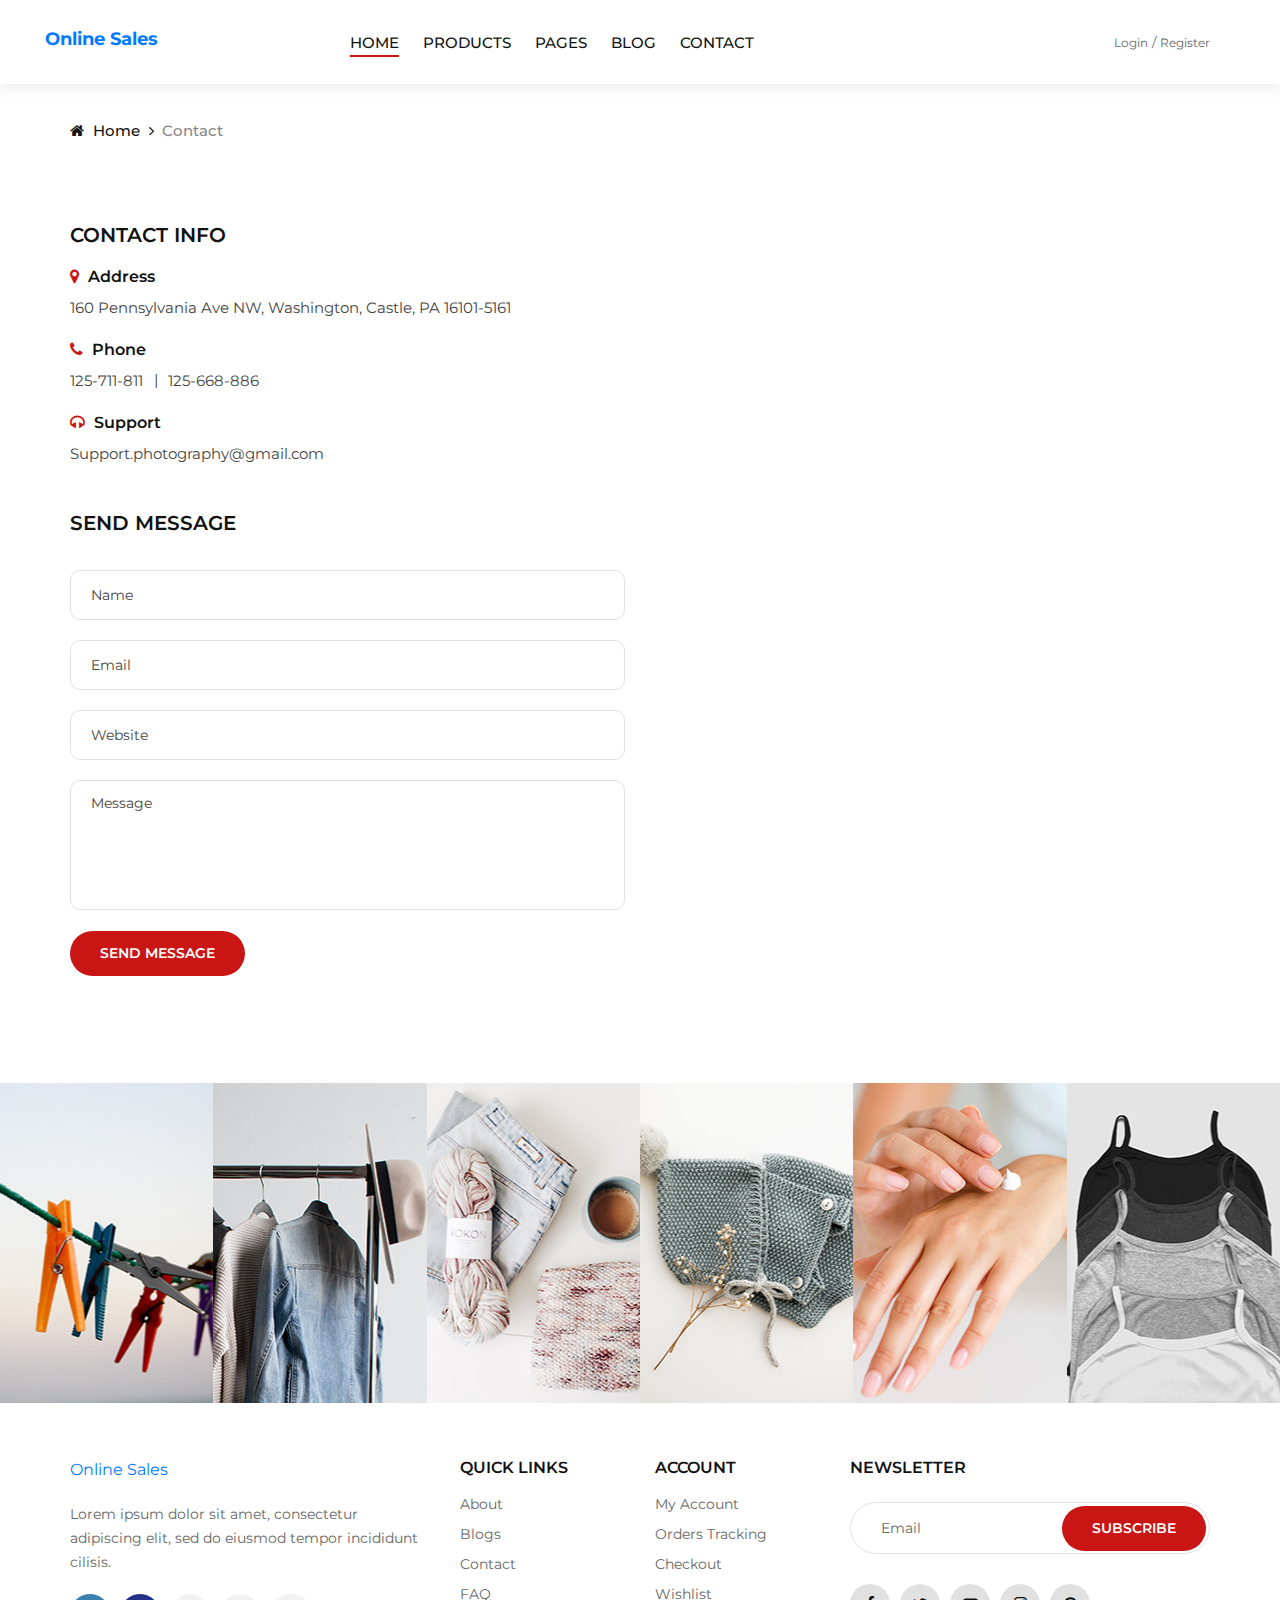
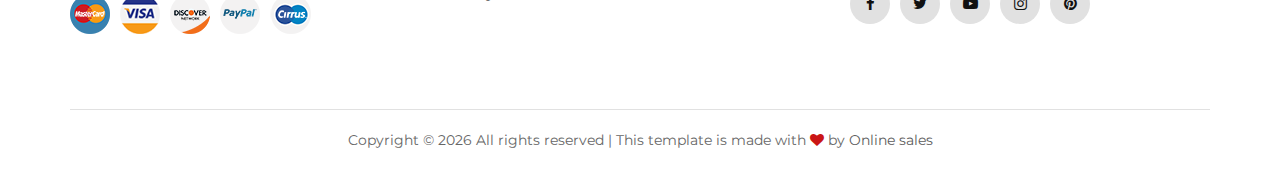
<file: contact.html>
<!DOCTYPE html>
<html lang="zxx">

<head>
    <meta charset="UTF-8">
    <meta name="description" content="Ashion Template">
    <meta name="keywords" content="Ashion, unica, creative, html">
    <meta name="viewport" content="width=device-width, initial-scale=1.0">
    <meta http-equiv="X-UA-Compatible" content="ie=edge">
    <title>Online Sales</title>

    <!-- Google Font -->
    <link href="https://fonts.googleapis.com/css2?family=Cookie&display=swap" rel="stylesheet">
    <link href="https://fonts.googleapis.com/css2?family=Montserrat:wght@400;500;600;700;800;900&display=swap"
    rel="stylesheet">

    <!-- Css Styles -->
    <link rel="stylesheet" href="css/bootstrap.min.css" type="text/css">
    <link rel="stylesheet" href="css/font-awesome.min.css" type="text/css">
    <link rel="stylesheet" href="css/elegant-icons.css" type="text/css">
    <link rel="stylesheet" href="css/jquery-ui.min.css" type="text/css">
    <link rel="stylesheet" href="css/magnific-popup.css" type="text/css">
    <link rel="stylesheet" href="css/owl.carousel.min.css" type="text/css">
    <link rel="stylesheet" href="css/slicknav.min.css" type="text/css">
    <link rel="stylesheet" href="css/style.css" type="text/css">
</head>

<body>
    
    <!-- Offcanvas Menu Begin -->
    <div class="offcanvas-menu-overlay"></div>
    <div class="offcanvas-menu-wrapper">
        <div class="offcanvas__close">+</div>
        
        <div class="offcanvas__logo">
            <a href="./index.html">Online Sales</a>
        </div>
        <div id="mobile-menu-wrap"></div>
        <div class="offcanvas__auth">
            <a href="#">Login</a>
            <a href="#">Register</a>
        </div>
    </div>
    <!-- Offcanvas Menu End -->

    <!-- Header Section Begin -->
    <header class="header">
        <div class="container-fluid">
            <div class="row">
                <div class="col-xl-3 col-lg-2">
                    <div class="header__logo">
                        <a href="./index.html">Online Sales</a>
                    </div>
                </div>
                <div class="col-xl-6 col-lg-7">
                    <nav class="header__menu">
                        <ul>
                            <li class="active"><a href="./index.html">Home</a></li>
                            <li><a href="#">Products</a></li>
                            <!-- <li><a href="#">Men’s</a></li> -->
                            <!-- <li><a href="./shop.html">Shop</a></li> -->
                            <li><a href="#">Pages</a>
                                <ul class="dropdown">
                                    <li><a href="./product-details.html">Product Details</a></li>
                                    <li><a href="./shop-cart.html">Shop Cart</a></li>
                                    <li><a href="./checkout.html">Checkout</a></li>
                                    <li><a href="./blog-details.html">Blog Details</a></li>
                                </ul>
                            </li>
                            <li><a href="./blog.html">Blog</a></li>
                            <li><a href="./contact.html">Contact</a></li>
                        </ul>
                    </nav>
                </div>
                <div class="col-lg-3">
                    <div class="header__right">
                        <div class="header__right__auth">
                            <a href="#">Login</a>
                            <a href="#">Register</a>
                        </div>
                        
                    </div>
                </div>
            </div>
            <div class="canvas__open">
                <i class="fa fa-bars"></i>
            </div>
        </div>
    </header>
    <!-- Header Section End -->

    <!-- Breadcrumb Begin -->
    <div class="breadcrumb-option">
        <div class="container">
            <div class="row">
                <div class="col-lg-12">
                    <div class="breadcrumb__links">
                        <a href="./index.html"><i class="fa fa-home"></i> Home</a>
                        <span>Contact</span>
                    </div>
                </div>
            </div>
        </div>
    </div>
    <!-- Breadcrumb End -->

    <!-- Contact Section Begin -->
    <section class="contact spad">
        <div class="container">
            <div class="row">
                <div class="col-lg-6 col-md-6">
                    <div class="contact__content">
                        <div class="contact__address">
                            <h5>Contact info</h5>
                            <ul>
                                <li>
                                    <h6><i class="fa fa-map-marker"></i> Address</h6>
                                    <p>160 Pennsylvania Ave NW, Washington, Castle, PA 16101-5161</p>
                                </li>
                                <li>
                                    <h6><i class="fa fa-phone"></i> Phone</h6>
                                    <p><span>125-711-811</span><span>125-668-886</span></p>
                                </li>
                                <li>
                                    <h6><i class="fa fa-headphones"></i> Support</h6>
                                    <p>Support.photography@gmail.com</p>
                                </li>
                            </ul>
                        </div>
                        <div class="contact__form">
                            <h5>SEND MESSAGE</h5>
                            <form action="#">
                                <input type="text" placeholder="Name">
                                <input type="text" placeholder="Email">
                                <input type="text" placeholder="Website">
                                <textarea placeholder="Message"></textarea>
                                <button type="submit" class="site-btn">Send Message</button>
                            </form>
                        </div>
                    </div>
                </div>
                <div class="col-lg-6 col-md-6">
                    <div class="contact__map">
                        <iframe
                        src="https://www.google.com/maps/embed?pb=!1m18!1m12!1m3!1d48158.305462977965!2d-74.13283844036356!3d41.02757295168286!2m3!1f0!2f0!3f0!3m2!1i1024!2i768!4f13.1!3m3!1m2!1s0x89c2e440473470d7%3A0xcaf503ca2ee57958!2sSaddle%20River%2C%20NJ%2007458%2C%20USA!5e0!3m2!1sen!2sbd!4v1575917275626!5m2!1sen!2sbd"
                        height="780" style="border:0" allowfullscreen="">
                    </iframe>
                </div>
            </div>
        </div>
    </div>
</section>
<!-- Contact Section End -->

<!-- Instagram Begin -->
<div class="instagram">
    <div class="container-fluid">
        <div class="row">
            <div class="col-lg-2 col-md-4 col-sm-4 p-0">
                <div class="instagram__item set-bg" data-setbg="img/instagram/insta-1.jpg">
                    <div class="instagram__text">
                        <i class="fa fa-instagram"></i>
                        <a href="#">@ online_sales</a>
                    </div>
                </div>
            </div>
            <div class="col-lg-2 col-md-4 col-sm-4 p-0">
                <div class="instagram__item set-bg" data-setbg="img/instagram/insta-2.jpg">
                    <div class="instagram__text">
                        <i class="fa fa-instagram"></i>
                        <a href="#">@ online_sales</a>
                    </div>
                </div>
            </div>
            <div class="col-lg-2 col-md-4 col-sm-4 p-0">
                <div class="instagram__item set-bg" data-setbg="img/instagram/insta-3.jpg">
                    <div class="instagram__text">
                        <i class="fa fa-instagram"></i>
                        <a href="#">@ online_sales</a>
                    </div>
                </div>
            </div>
            <div class="col-lg-2 col-md-4 col-sm-4 p-0">
                <div class="instagram__item set-bg" data-setbg="img/instagram/insta-4.jpg">
                    <div class="instagram__text">
                        <i class="fa fa-instagram"></i>
                        <a href="#">@ online_sales</a>
                    </div>
                </div>
            </div>
            <div class="col-lg-2 col-md-4 col-sm-4 p-0">
                <div class="instagram__item set-bg" data-setbg="img/instagram/insta-5.jpg">
                    <div class="instagram__text">
                        <i class="fa fa-instagram"></i>
                        <a href="#">@ online_sales</a>
                    </div>
                </div>
            </div>
            <div class="col-lg-2 col-md-4 col-sm-4 p-0">
                <div class="instagram__item set-bg" data-setbg="img/instagram/insta-6.jpg">
                    <div class="instagram__text">
                        <i class="fa fa-instagram"></i>
                        <a href="#">@ online_sales</a>
                    </div>
                </div>
            </div>
        </div>
    </div>
</div>
<!-- Instagram End -->

<!-- Footer Section Begin -->
<footer class="footer">
    <div class="container">
        <div class="row">
            <div class="col-lg-4 col-md-6 col-sm-7">
                <div class="footer__about">
                    <div class="footer__logo">
                        <a href="./index.html">Online Sales</a>
                    </div>
                    <p>Lorem ipsum dolor sit amet, consectetur adipiscing elit, sed do eiusmod tempor incididunt
                    cilisis.</p>
                    <div class="footer__payment">
                        <a href="#"><img src="img/payment/payment-1.png" alt=""></a>
                        <a href="#"><img src="img/payment/payment-2.png" alt=""></a>
                        <a href="#"><img src="img/payment/payment-3.png" alt=""></a>
                        <a href="#"><img src="img/payment/payment-4.png" alt=""></a>
                        <a href="#"><img src="img/payment/payment-5.png" alt=""></a>
                    </div>
                </div>
            </div>
            <div class="col-lg-2 col-md-3 col-sm-5">
                <div class="footer__widget">
                    <h6>Quick links</h6>
                    <ul>
                        <li><a href="#">About</a></li>
                        <li><a href="#">Blogs</a></li>
                        <li><a href="#">Contact</a></li>
                        <li><a href="#">FAQ</a></li>
                    </ul>
                </div>
            </div>
            <div class="col-lg-2 col-md-3 col-sm-4">
                <div class="footer__widget">
                    <h6>Account</h6>
                    <ul>
                        <li><a href="#">My Account</a></li>
                        <li><a href="#">Orders Tracking</a></li>
                        <li><a href="#">Checkout</a></li>
                        <li><a href="#">Wishlist</a></li>
                    </ul>
                </div>
            </div>
            <div class="col-lg-4 col-md-8 col-sm-8">
                <div class="footer__newslatter">
                    <h6>NEWSLETTER</h6>
                    <form action="#">
                        <input type="text" placeholder="Email">
                        <button type="submit" class="site-btn">Subscribe</button>
                    </form>
                    <div class="footer__social">
                        <a href="#"><i class="fa fa-facebook"></i></a>
                        <a href="#"><i class="fa fa-twitter"></i></a>
                        <a href="#"><i class="fa fa-youtube-play"></i></a>
                        <a href="#"><i class="fa fa-instagram"></i></a>
                        <a href="#"><i class="fa fa-pinterest"></i></a>
                    </div>
                </div>
            </div>
        </div>
        <div class="row">
            <div class="col-lg-12">
                <!-- Link back to Colorlib can't be removed. Template is licensed under CC BY 3.0. -->
                <div class="footer__copyright__text">
                    <p>Copyright &copy; <script>document.write(new Date().getFullYear());</script> All rights reserved | This template is made with <i class="fa fa-heart" aria-hidden="true"></i> by <a href="#">Online sales</a></p>
                </div>
                <!-- Link back to Colorlib can't be removed. Template is licensed under CC BY 3.0. -->
            </div>
        </div>
    </div>
</footer>
<!-- Footer Section End -->

<!-- Search Begin -->
<div class="search-model">
    <div class="h-100 d-flex align-items-center justify-content-center">
        <div class="search-close-switch">+</div>
        <form class="search-model-form">
            <input type="text" id="search-input" placeholder="Search here.....">
        </form>
    </div>
</div>
<!-- Search End -->

<!-- Js Plugins -->
<script src="js/jquery-3.3.1.min.js"></script>
<script src="js/bootstrap.min.js"></script>
<script src="js/jquery.magnific-popup.min.js"></script>
<script src="js/jquery-ui.min.js"></script>
<script src="js/mixitup.min.js"></script>
<script src="js/jquery.countdown.min.js"></script>
<script src="js/jquery.slicknav.js"></script>
<script src="js/owl.carousel.min.js"></script>
<script src="js/jquery.nicescroll.min.js"></script>
<script src="js/main.js"></script>
</body>

</html>
</file>
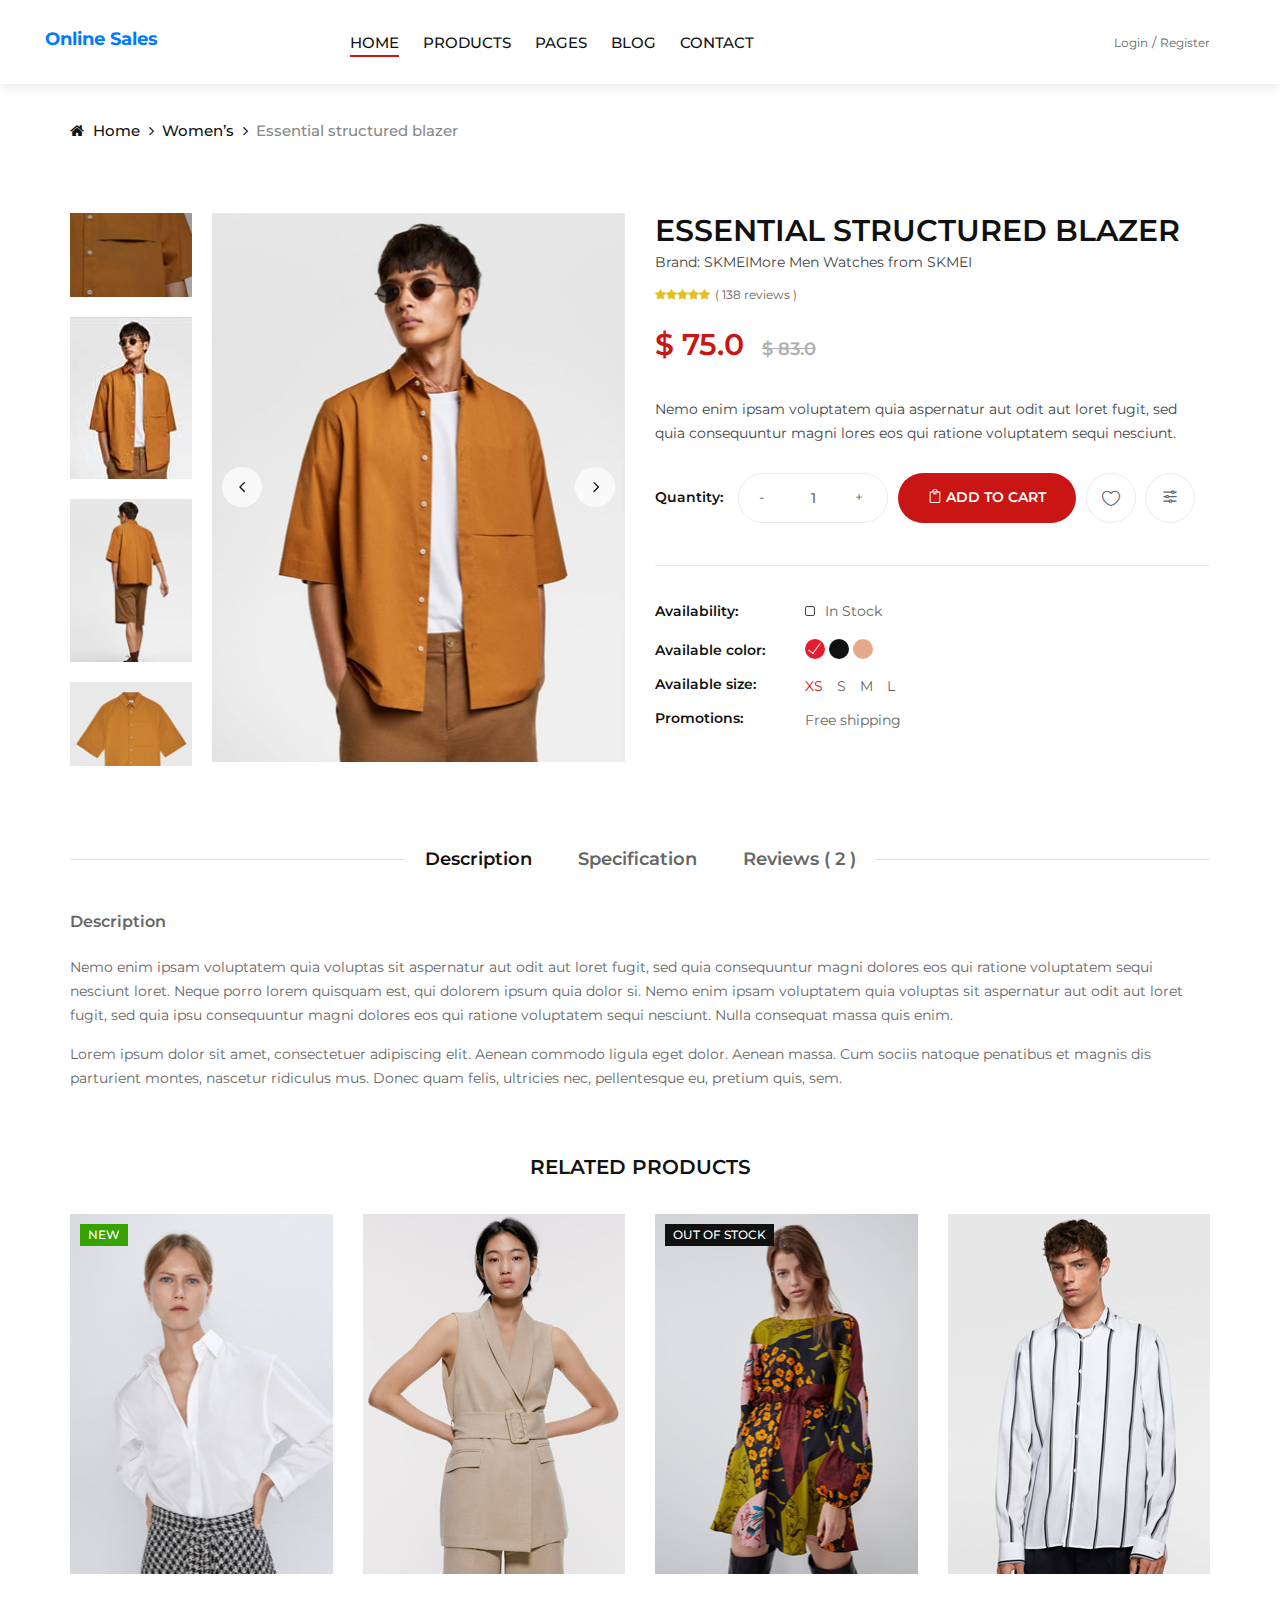
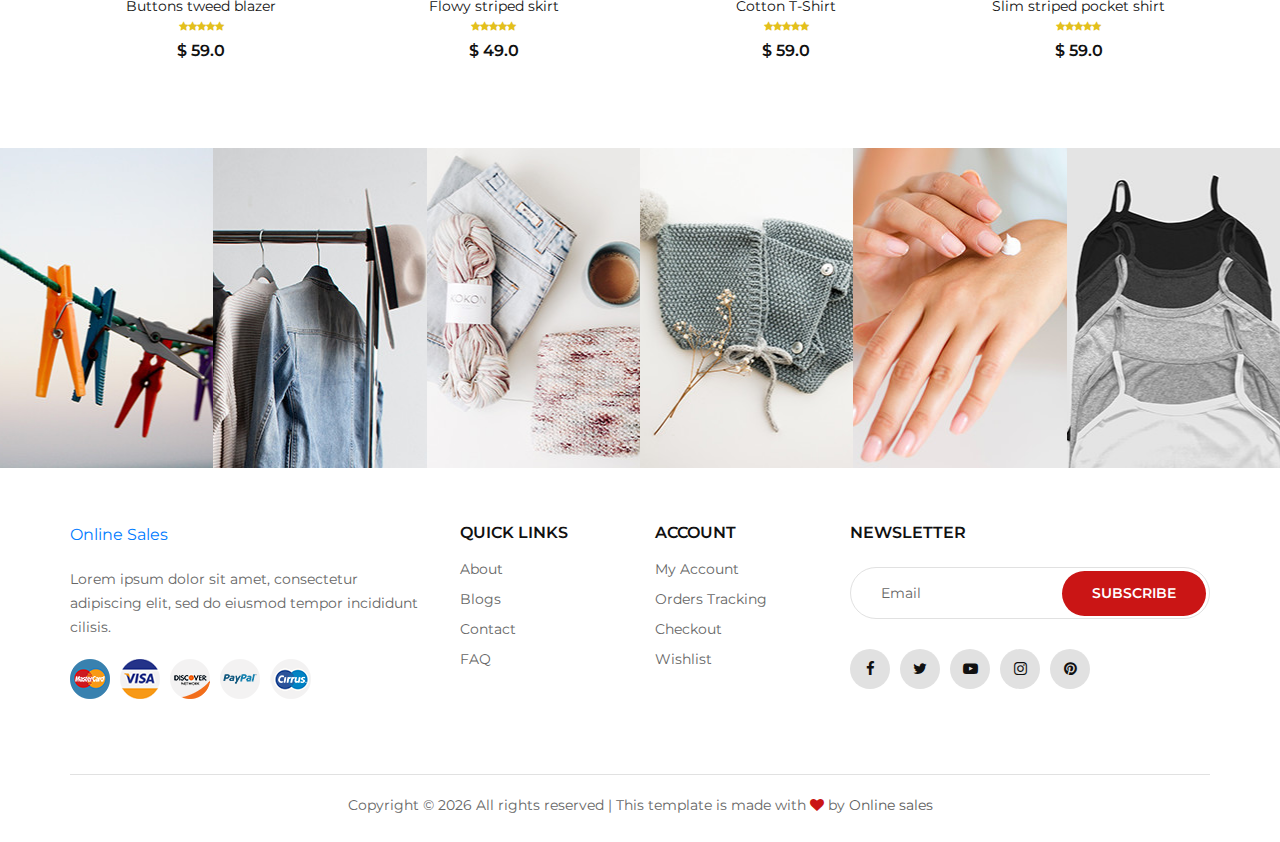
<file: product-details.html>
<!DOCTYPE html>
<html lang="zxx">

<head>
    <meta charset="UTF-8">
    <meta name="description" content="Ashion Template">
    <meta name="keywords" content="Ashion, unica, creative, html">
    <meta name="viewport" content="width=device-width, initial-scale=1.0">
    <meta http-equiv="X-UA-Compatible" content="ie=edge">
    <title>Online Sales</title>

    <!-- Google Font -->
    <link href="https://fonts.googleapis.com/css2?family=Cookie&display=swap" rel="stylesheet">
    <link href="https://fonts.googleapis.com/css2?family=Montserrat:wght@400;500;600;700;800;900&display=swap"
    rel="stylesheet">

    <!-- Css Styles -->
    <link rel="stylesheet" href="css/bootstrap.min.css" type="text/css">
    <link rel="stylesheet" href="css/font-awesome.min.css" type="text/css">
    <link rel="stylesheet" href="css/elegant-icons.css" type="text/css">
    <link rel="stylesheet" href="css/jquery-ui.min.css" type="text/css">
    <link rel="stylesheet" href="css/magnific-popup.css" type="text/css">
    <link rel="stylesheet" href="css/owl.carousel.min.css" type="text/css">
    <link rel="stylesheet" href="css/slicknav.min.css" type="text/css">
    <link rel="stylesheet" href="css/style.css" type="text/css">
</head>

<body>
   

    <!-- Offcanvas Menu Begin -->
    <div class="offcanvas-menu-overlay"></div>
    <div class="offcanvas-menu-wrapper">
        <div class="offcanvas__close">+</div>
        <ul class="offcanvas__widget">
            <li><span class="icon_search search-switch"></span></li>
            <li><a href="#"><span class="icon_heart_alt"></span>
                <div class="tip">2</div>
            </a></li>
            <li><a href="#"><span class="icon_bag_alt"></span>
                <div class="tip">2</div>
            </a></li>
        </ul>
        <div class="offcanvas__logo">
            <a href="./index.html">Online Sales</a>
        </div>
        <div id="mobile-menu-wrap"></div>
        <div class="offcanvas__auth">
            <a href="#">Login</a>
            <a href="#">Register</a>
        </div>
    </div>
    <!-- Offcanvas Menu End -->

   
    <!-- Offcanvas Menu Begin -->
    <div class="offcanvas-menu-overlay"></div>
    <div class="offcanvas-menu-wrapper">
        <div class="offcanvas__close">+</div>
        <div class="offcanvas__logo">
            <a href="./index.html">Online Sales</a>
        </div>
        <div id="mobile-menu-wrap"></div>
        <div class="offcanvas__auth">
            <a href="#">Login</a>
            <a href="#">Register</a>
        </div>
    </div>
    <!-- Offcanvas Menu End -->

    <!-- Header Section Begin -->
    <header class="header">
        <div class="container-fluid">
            <div class="row">
                <div class="col-xl-3 col-lg-2">
                    <div class="header__logo">
                        <a href="./index.html">Online Sales</a>
                    </div>
                </div>
                <div class="col-xl-6 col-lg-7">
                    <nav class="header__menu">
                        <ul>
                            <li class="active"><a href="./index.html">Home</a></li>
                            <li><a href="#">Products</a></li>
                            <!-- <li><a href="#">Men’s</a></li> -->
                            <!-- <li><a href="./shop.html">Shop</a></li> -->
                            <li><a href="#">Pages</a>
                                <ul class="dropdown">
                                    <li><a href="./product-details.html">Product Details</a></li>
                                    <li><a href="./shop-cart.html">Shop Cart</a></li>
                                    <li><a href="./checkout.html">Checkout</a></li>
                                    <li><a href="./blog-details.html">Blog Details</a></li>
                                </ul>
                            </li>
                            <li><a href="./blog.html">Blog</a></li>
                            <li><a href="./contact.html">Contact</a></li>
                        </ul>
                    </nav>
                </div>
                <div class="col-lg-3">
                    <div class="header__right">
                        <div class="header__right__auth">
                            <a href="#">Login</a>
                            <a href="#">Register</a>
                        </div>
                        
                    </div>
                </div>
            </div>
            <div class="canvas__open">
                <i class="fa fa-bars"></i>
            </div>
        </div>
    </header>
    <!-- Header Section End -->

    <!-- Breadcrumb Begin -->
    <div class="breadcrumb-option">
        <div class="container">
            <div class="row">
                <div class="col-lg-12">
                    <div class="breadcrumb__links">
                        <a href="./index.html"><i class="fa fa-home"></i> Home</a>
                        <a href="#">Women’s </a>
                        <span>Essential structured blazer</span>
                    </div>
                </div>
            </div>
        </div>
    </div>
    <!-- Breadcrumb End -->

    <!-- Product Details Section Begin -->
    <section class="product-details spad">
        <div class="container">
            <div class="row">
                <div class="col-lg-6">
                    <div class="product__details__pic">
                        <div class="product__details__pic__left product__thumb nice-scroll">
                            <a class="pt active" href="#product-1">
                                <img src="img/product/details/thumb-1.jpg" alt="">
                            </a>
                            <a class="pt" href="#product-2">
                                <img src="img/product/details/thumb-2.jpg" alt="">
                            </a>
                            <a class="pt" href="#product-3">
                                <img src="img/product/details/thumb-3.jpg" alt="">
                            </a>
                            <a class="pt" href="#product-4">
                                <img src="img/product/details/thumb-4.jpg" alt="">
                            </a>
                        </div>
                        <div class="product__details__slider__content">
                            <div class="product__details__pic__slider owl-carousel">
                                <img data-hash="product-1" class="product__big__img" src="img/product/details/product-1.jpg" alt="">
                                <img data-hash="product-2" class="product__big__img" src="img/product/details/product-3.jpg" alt="">
                                <img data-hash="product-3" class="product__big__img" src="img/product/details/product-2.jpg" alt="">
                                <img data-hash="product-4" class="product__big__img" src="img/product/details/product-4.jpg" alt="">
                            </div>
                        </div>
                    </div>
                </div>
                <div class="col-lg-6">
                    <div class="product__details__text">
                        <h3>Essential structured blazer <span>Brand: SKMEIMore Men Watches from SKMEI</span></h3>
                        <div class="rating">
                            <i class="fa fa-star"></i>
                            <i class="fa fa-star"></i>
                            <i class="fa fa-star"></i>
                            <i class="fa fa-star"></i>
                            <i class="fa fa-star"></i>
                            <span>( 138 reviews )</span>
                        </div>
                        <div class="product__details__price">$ 75.0 <span>$ 83.0</span></div>
                        <p>Nemo enim ipsam voluptatem quia aspernatur aut odit aut loret fugit, sed quia consequuntur
                        magni lores eos qui ratione voluptatem sequi nesciunt.</p>
                        <div class="product__details__button">
                            <div class="quantity">
                                <span>Quantity:</span>
                                <div class="pro-qty">
                                    <input type="text" value="1">
                                </div>
                            </div>
                            <a href="#" class="cart-btn"><span class="icon_bag_alt"></span> Add to cart</a>
                            <ul>
                                <li><a href="#"><span class="icon_heart_alt"></span></a></li>
                                <li><a href="#"><span class="icon_adjust-horiz"></span></a></li>
                            </ul>
                        </div>
                        <div class="product__details__widget">
                            <ul>
                                <li>
                                    <span>Availability:</span>
                                    <div class="stock__checkbox">
                                        <label for="stockin">
                                            In Stock
                                            <input type="checkbox" id="stockin">
                                            <span class="checkmark"></span>
                                        </label>
                                    </div>
                                </li>
                                <li>
                                    <span>Available color:</span>
                                    <div class="color__checkbox">
                                        <label for="red">
                                            <input type="radio" name="color__radio" id="red" checked>
                                            <span class="checkmark"></span>
                                        </label>
                                        <label for="black">
                                            <input type="radio" name="color__radio" id="black">
                                            <span class="checkmark black-bg"></span>
                                        </label>
                                        <label for="grey">
                                            <input type="radio" name="color__radio" id="grey">
                                            <span class="checkmark grey-bg"></span>
                                        </label>
                                    </div>
                                </li>
                                <li>
                                    <span>Available size:</span>
                                    <div class="size__btn">
                                        <label for="xs-btn" class="active">
                                            <input type="radio" id="xs-btn">
                                            xs
                                        </label>
                                        <label for="s-btn">
                                            <input type="radio" id="s-btn">
                                            s
                                        </label>
                                        <label for="m-btn">
                                            <input type="radio" id="m-btn">
                                            m
                                        </label>
                                        <label for="l-btn">
                                            <input type="radio" id="l-btn">
                                            l
                                        </label>
                                    </div>
                                </li>
                                <li>
                                    <span>Promotions:</span>
                                    <p>Free shipping</p>
                                </li>
                            </ul>
                        </div>
                    </div>
                </div>
                <div class="col-lg-12">
                    <div class="product__details__tab">
                        <ul class="nav nav-tabs" role="tablist">
                            <li class="nav-item">
                                <a class="nav-link active" data-toggle="tab" href="#tabs-1" role="tab">Description</a>
                            </li>
                            <li class="nav-item">
                                <a class="nav-link" data-toggle="tab" href="#tabs-2" role="tab">Specification</a>
                            </li>
                            <li class="nav-item">
                                <a class="nav-link" data-toggle="tab" href="#tabs-3" role="tab">Reviews ( 2 )</a>
                            </li>
                        </ul>
                        <div class="tab-content">
                            <div class="tab-pane active" id="tabs-1" role="tabpanel">
                                <h6>Description</h6>
                                <p>Nemo enim ipsam voluptatem quia voluptas sit aspernatur aut odit aut loret fugit, sed
                                    quia consequuntur magni dolores eos qui ratione voluptatem sequi nesciunt loret.
                                    Neque porro lorem quisquam est, qui dolorem ipsum quia dolor si. Nemo enim ipsam
                                    voluptatem quia voluptas sit aspernatur aut odit aut loret fugit, sed quia ipsu
                                    consequuntur magni dolores eos qui ratione voluptatem sequi nesciunt. Nulla
                                consequat massa quis enim.</p>
                                <p>Lorem ipsum dolor sit amet, consectetuer adipiscing elit. Aenean commodo ligula eget
                                    dolor. Aenean massa. Cum sociis natoque penatibus et magnis dis parturient montes,
                                    nascetur ridiculus mus. Donec quam felis, ultricies nec, pellentesque eu, pretium
                                quis, sem.</p>
                            </div>
                            <div class="tab-pane" id="tabs-2" role="tabpanel">
                                <h6>Specification</h6>
                                <p>Nemo enim ipsam voluptatem quia voluptas sit aspernatur aut odit aut loret fugit, sed
                                    quia consequuntur magni dolores eos qui ratione voluptatem sequi nesciunt loret.
                                    Neque porro lorem quisquam est, qui dolorem ipsum quia dolor si. Nemo enim ipsam
                                    voluptatem quia voluptas sit aspernatur aut odit aut loret fugit, sed quia ipsu
                                    consequuntur magni dolores eos qui ratione voluptatem sequi nesciunt. Nulla
                                consequat massa quis enim.</p>
                                <p>Lorem ipsum dolor sit amet, consectetuer adipiscing elit. Aenean commodo ligula eget
                                    dolor. Aenean massa. Cum sociis natoque penatibus et magnis dis parturient montes,
                                    nascetur ridiculus mus. Donec quam felis, ultricies nec, pellentesque eu, pretium
                                quis, sem.</p>
                            </div>
                            <div class="tab-pane" id="tabs-3" role="tabpanel">
                                <h6>Reviews ( 2 )</h6>
                                <p>Nemo enim ipsam voluptatem quia voluptas sit aspernatur aut odit aut loret fugit, sed
                                    quia consequuntur magni dolores eos qui ratione voluptatem sequi nesciunt loret.
                                    Neque porro lorem quisquam est, qui dolorem ipsum quia dolor si. Nemo enim ipsam
                                    voluptatem quia voluptas sit aspernatur aut odit aut loret fugit, sed quia ipsu
                                    consequuntur magni dolores eos qui ratione voluptatem sequi nesciunt. Nulla
                                consequat massa quis enim.</p>
                                <p>Lorem ipsum dolor sit amet, consectetuer adipiscing elit. Aenean commodo ligula eget
                                    dolor. Aenean massa. Cum sociis natoque penatibus et magnis dis parturient montes,
                                    nascetur ridiculus mus. Donec quam felis, ultricies nec, pellentesque eu, pretium
                                quis, sem.</p>
                            </div>
                        </div>
                    </div>
                </div>
            </div>
            <div class="row">
                <div class="col-lg-12 text-center">
                    <div class="related__title">
                        <h5>RELATED PRODUCTS</h5>
                    </div>
                </div>
                <div class="col-lg-3 col-md-4 col-sm-6">
                    <div class="product__item">
                        <div class="product__item__pic set-bg" data-setbg="img/product/related/rp-1.jpg">
                            <div class="label new">New</div>
                            <ul class="product__hover">
                                <li><a href="img/product/related/rp-1.jpg" class="image-popup"><span class="arrow_expand"></span></a></li>
                                <li><a href="#"><span class="icon_heart_alt"></span></a></li>
                                <li><a href="#"><span class="icon_bag_alt"></span></a></li>
                            </ul>
                        </div>
                        <div class="product__item__text">
                            <h6><a href="#">Buttons tweed blazer</a></h6>
                            <div class="rating">
                                <i class="fa fa-star"></i>
                                <i class="fa fa-star"></i>
                                <i class="fa fa-star"></i>
                                <i class="fa fa-star"></i>
                                <i class="fa fa-star"></i>
                            </div>
                            <div class="product__price">$ 59.0</div>
                        </div>
                    </div>
                </div>
                <div class="col-lg-3 col-md-4 col-sm-6">
                    <div class="product__item">
                        <div class="product__item__pic set-bg" data-setbg="img/product/related/rp-2.jpg">
                            <ul class="product__hover">
                                <li><a href="img/product/related/rp-2.jpg" class="image-popup"><span class="arrow_expand"></span></a></li>
                                <li><a href="#"><span class="icon_heart_alt"></span></a></li>
                                <li><a href="#"><span class="icon_bag_alt"></span></a></li>
                            </ul>
                        </div>
                        <div class="product__item__text">
                            <h6><a href="#">Flowy striped skirt</a></h6>
                            <div class="rating">
                                <i class="fa fa-star"></i>
                                <i class="fa fa-star"></i>
                                <i class="fa fa-star"></i>
                                <i class="fa fa-star"></i>
                                <i class="fa fa-star"></i>
                            </div>
                            <div class="product__price">$ 49.0</div>
                        </div>
                    </div>
                </div>
                <div class="col-lg-3 col-md-4 col-sm-6">
                    <div class="product__item">
                        <div class="product__item__pic set-bg" data-setbg="img/product/related/rp-3.jpg">
                            <div class="label stockout">out of stock</div>
                            <ul class="product__hover">
                                <li><a href="img/product/related/rp-3.jpg" class="image-popup"><span class="arrow_expand"></span></a></li>
                                <li><a href="#"><span class="icon_heart_alt"></span></a></li>
                                <li><a href="#"><span class="icon_bag_alt"></span></a></li>
                            </ul>
                        </div>
                        <div class="product__item__text">
                            <h6><a href="#">Cotton T-Shirt</a></h6>
                            <div class="rating">
                                <i class="fa fa-star"></i>
                                <i class="fa fa-star"></i>
                                <i class="fa fa-star"></i>
                                <i class="fa fa-star"></i>
                                <i class="fa fa-star"></i>
                            </div>
                            <div class="product__price">$ 59.0</div>
                        </div>
                    </div>
                </div>
                <div class="col-lg-3 col-md-4 col-sm-6">
                    <div class="product__item">
                        <div class="product__item__pic set-bg" data-setbg="img/product/related/rp-4.jpg">
                            <ul class="product__hover">
                                <li><a href="img/product/related/rp-4.jpg" class="image-popup"><span class="arrow_expand"></span></a></li>
                                <li><a href="#"><span class="icon_heart_alt"></span></a></li>
                                <li><a href="#"><span class="icon_bag_alt"></span></a></li>
                            </ul>
                        </div>
                        <div class="product__item__text">
                            <h6><a href="#">Slim striped pocket shirt</a></h6>
                            <div class="rating">
                                <i class="fa fa-star"></i>
                                <i class="fa fa-star"></i>
                                <i class="fa fa-star"></i>
                                <i class="fa fa-star"></i>
                                <i class="fa fa-star"></i>
                            </div>
                            <div class="product__price">$ 59.0</div>
                        </div>
                    </div>
                </div>
            </div>
        </div>
    </section>
    <!-- Product Details Section End -->

    <!-- Instagram Begin -->
    <div class="instagram">
        <div class="container-fluid">
            <div class="row">
                <div class="col-lg-2 col-md-4 col-sm-4 p-0">
                    <div class="instagram__item set-bg" data-setbg="img/instagram/insta-1.jpg">
                        <div class="instagram__text">
                            <i class="fa fa-instagram"></i>
                            <a href="#">@ online_sales</a>
                        </div>
                    </div>
                </div>
                <div class="col-lg-2 col-md-4 col-sm-4 p-0">
                    <div class="instagram__item set-bg" data-setbg="img/instagram/insta-2.jpg">
                        <div class="instagram__text">
                            <i class="fa fa-instagram"></i>
                            <a href="#">@ online_sales</a>
                        </div>
                    </div>
                </div>
                <div class="col-lg-2 col-md-4 col-sm-4 p-0">
                    <div class="instagram__item set-bg" data-setbg="img/instagram/insta-3.jpg">
                        <div class="instagram__text">
                            <i class="fa fa-instagram"></i>
                            <a href="#">@ online_sales</a>
                        </div>
                    </div>
                </div>
                <div class="col-lg-2 col-md-4 col-sm-4 p-0">
                    <div class="instagram__item set-bg" data-setbg="img/instagram/insta-4.jpg">
                        <div class="instagram__text">
                            <i class="fa fa-instagram"></i>
                            <a href="#">@ online_sales</a>
                        </div>
                    </div>
                </div>
                <div class="col-lg-2 col-md-4 col-sm-4 p-0">
                    <div class="instagram__item set-bg" data-setbg="img/instagram/insta-5.jpg">
                        <div class="instagram__text">
                            <i class="fa fa-instagram"></i>
                            <a href="#">@ online_sales</a>
                        </div>
                    </div>
                </div>
                <div class="col-lg-2 col-md-4 col-sm-4 p-0">
                    <div class="instagram__item set-bg" data-setbg="img/instagram/insta-6.jpg">
                        <div class="instagram__text">
                            <i class="fa fa-instagram"></i>
                            <a href="#">@ online_sales</a>
                        </div>
                    </div>
                </div>
            </div>
        </div>
    </div>
    <!-- Instagram End -->

    <!-- Footer Section Begin -->
    <footer class="footer">
        <div class="container">
            <div class="row">
                <div class="col-lg-4 col-md-6 col-sm-7">
                    <div class="footer__about">
                        <div class="footer__logo">
                            <a href="./index.html">Online Sales</a>
                        </div>
                        <p>Lorem ipsum dolor sit amet, consectetur adipiscing elit, sed do eiusmod tempor incididunt
                        cilisis.</p>
                        <div class="footer__payment">
                            <a href="#"><img src="img/payment/payment-1.png" alt=""></a>
                            <a href="#"><img src="img/payment/payment-2.png" alt=""></a>
                            <a href="#"><img src="img/payment/payment-3.png" alt=""></a>
                            <a href="#"><img src="img/payment/payment-4.png" alt=""></a>
                            <a href="#"><img src="img/payment/payment-5.png" alt=""></a>
                        </div>
                    </div>
                </div>
                <div class="col-lg-2 col-md-3 col-sm-5">
                    <div class="footer__widget">
                        <h6>Quick links</h6>
                        <ul>
                            <li><a href="#">About</a></li>
                            <li><a href="#">Blogs</a></li>
                            <li><a href="#">Contact</a></li>
                            <li><a href="#">FAQ</a></li>
                        </ul>
                    </div>
                </div>
                <div class="col-lg-2 col-md-3 col-sm-4">
                    <div class="footer__widget">
                        <h6>Account</h6>
                        <ul>
                            <li><a href="#">My Account</a></li>
                            <li><a href="#">Orders Tracking</a></li>
                            <li><a href="#">Checkout</a></li>
                            <li><a href="#">Wishlist</a></li>
                        </ul>
                    </div>
                </div>
                <div class="col-lg-4 col-md-8 col-sm-8">
                    <div class="footer__newslatter">
                        <h6>NEWSLETTER</h6>
                        <form action="#">
                            <input type="text" placeholder="Email">
                            <button type="submit" class="site-btn">Subscribe</button>
                        </form>
                        <div class="footer__social">
                            <a href="#"><i class="fa fa-facebook"></i></a>
                            <a href="#"><i class="fa fa-twitter"></i></a>
                            <a href="#"><i class="fa fa-youtube-play"></i></a>
                            <a href="#"><i class="fa fa-instagram"></i></a>
                            <a href="#"><i class="fa fa-pinterest"></i></a>
                        </div>
                    </div>
                </div>
            </div>
            <div class="row">
                <div class="col-lg-12">
                    <!-- Link back to Colorlib can't be removed. Template is licensed under CC BY 3.0. -->
                    <div class="footer__copyright__text">
                        <p>Copyright &copy; <script>document.write(new Date().getFullYear());</script> All rights reserved | This template is made with <i class="fa fa-heart" aria-hidden="true"></i> by <a href="#">Online sales</a></p>
                    </div>
                    <!-- Link back to Colorlib can't be removed. Template is licensed under CC BY 3.0. -->
                </div>
            </div>
        </div>
    </footer>
    <!-- Footer Section End -->

    <!-- Search Begin -->
    <div class="search-model">
        <div class="h-100 d-flex align-items-center justify-content-center">
            <div class="search-close-switch">+</div>
            <form class="search-model-form">
                <input type="text" id="search-input" placeholder="Search here.....">
            </form>
        </div>
    </div>
    <!-- Search End -->

    <!-- Js Plugins -->
    <script src="js/jquery-3.3.1.min.js"></script>
    <script src="js/bootstrap.min.js"></script>
    <script src="js/jquery.magnific-popup.min.js"></script>
    <script src="js/jquery-ui.min.js"></script>
    <script src="js/mixitup.min.js"></script>
    <script src="js/jquery.countdown.min.js"></script>
    <script src="js/jquery.slicknav.js"></script>
    <script src="js/owl.carousel.min.js"></script>
    <script src="js/jquery.nicescroll.min.js"></script>
    <script src="js/main.js"></script>
</body>

</html>
</file>
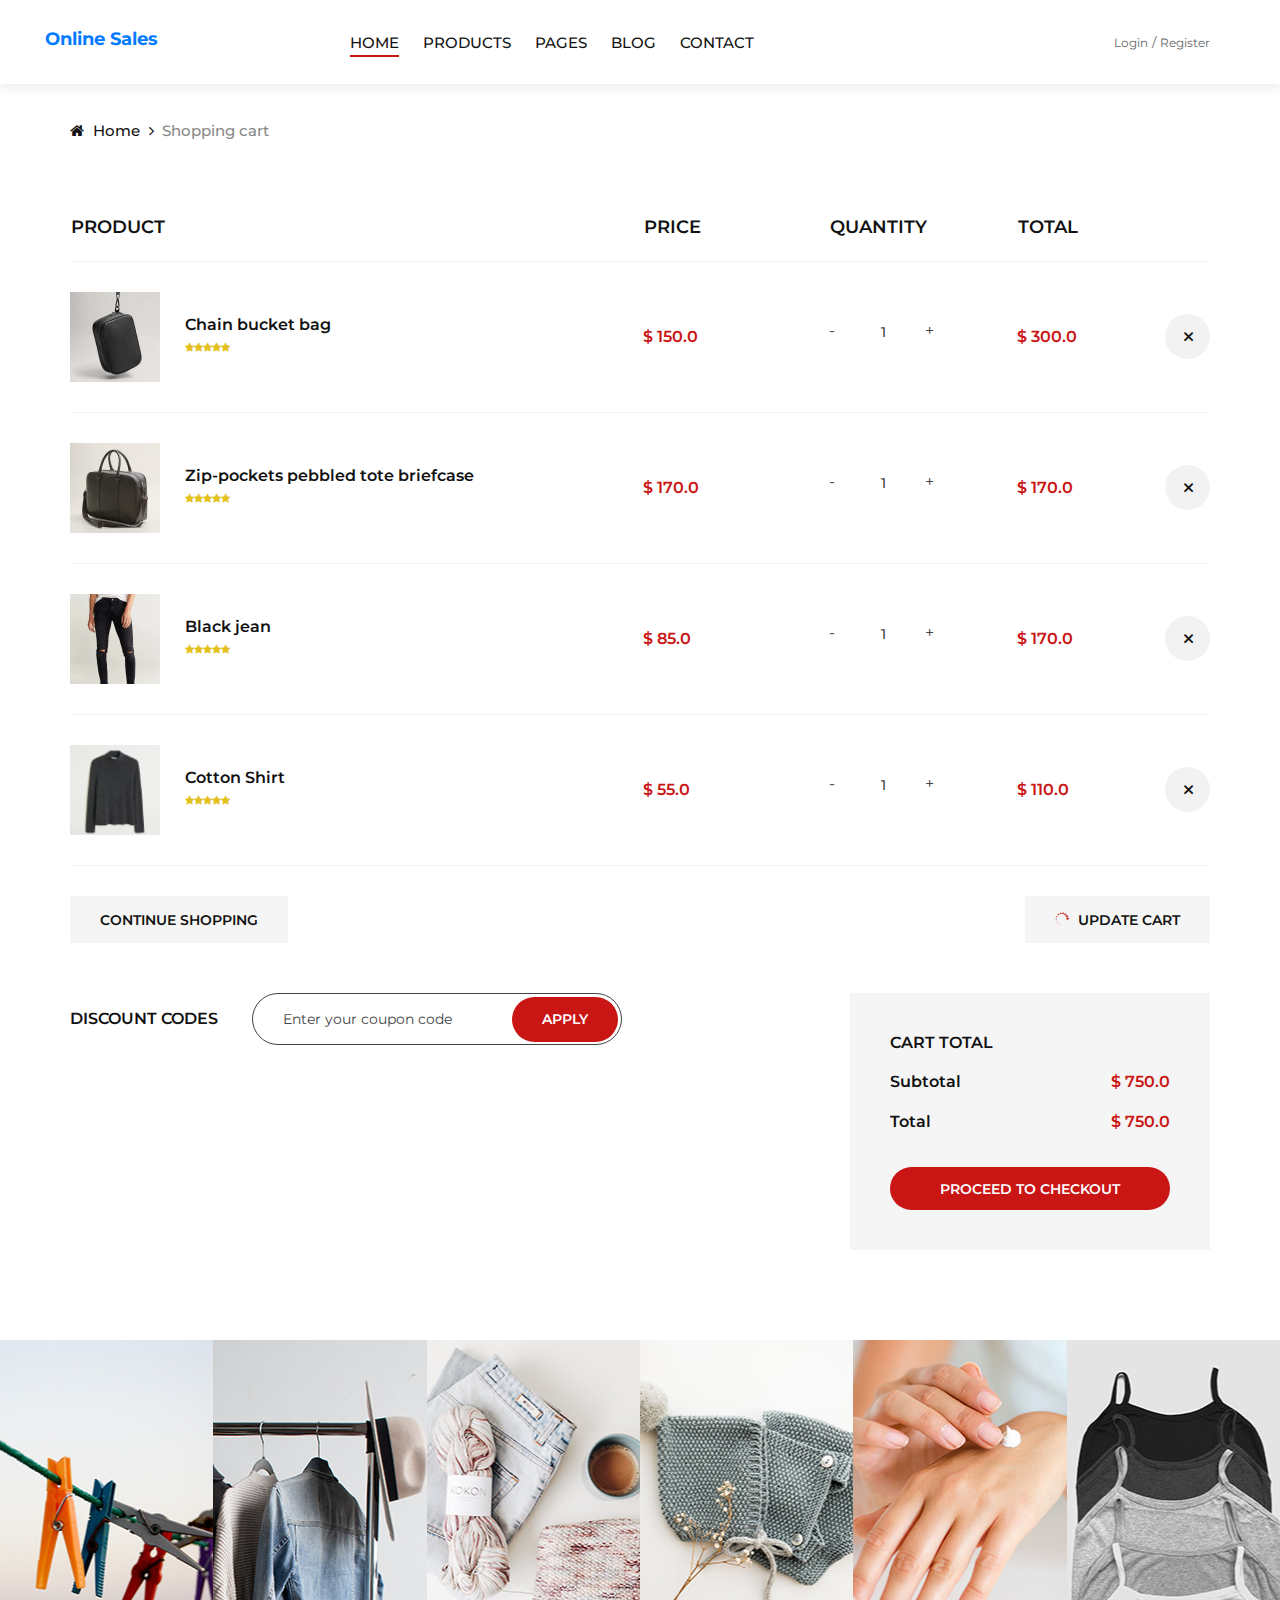
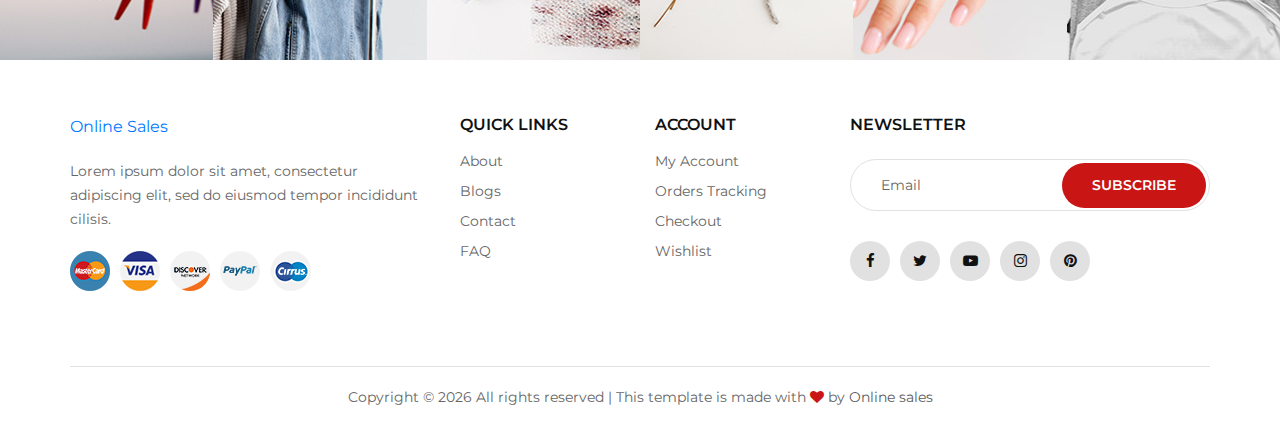
<file: shop-cart.html>
<!DOCTYPE html>
<html lang="zxx">

<head>
    <meta charset="UTF-8">
    <meta name="description" content="Ashion Template">
    <meta name="keywords" content="Ashion, unica, creative, html">
    <meta name="viewport" content="width=device-width, initial-scale=1.0">
    <meta http-equiv="X-UA-Compatible" content="ie=edge">
    <title>Online Sales</title>

    <!-- Google Font -->
    <link href="https://fonts.googleapis.com/css2?family=Cookie&display=swap" rel="stylesheet">
    <link href="https://fonts.googleapis.com/css2?family=Montserrat:wght@400;500;600;700;800;900&display=swap"
    rel="stylesheet">

    <!-- Css Styles -->
    <link rel="stylesheet" href="css/bootstrap.min.css" type="text/css">
    <link rel="stylesheet" href="css/font-awesome.min.css" type="text/css">
    <link rel="stylesheet" href="css/elegant-icons.css" type="text/css">
    <link rel="stylesheet" href="css/jquery-ui.min.css" type="text/css">
    <link rel="stylesheet" href="css/magnific-popup.css" type="text/css">
    <link rel="stylesheet" href="css/owl.carousel.min.css" type="text/css">
    <link rel="stylesheet" href="css/slicknav.min.css" type="text/css">
    <link rel="stylesheet" href="css/style.css" type="text/css">
</head>

<body>
       <!-- Offcanvas Menu Begin -->
       <div class="offcanvas-menu-overlay"></div>
       <div class="offcanvas-menu-wrapper">
           <div class="offcanvas__close">+</div>
           
           <div class="offcanvas__logo">
               <a href="./index.html">Online Sales</a>
           </div>
           <div id="mobile-menu-wrap"></div>
           <div class="offcanvas__auth">
               <a href="#">Login</a>
               <a href="#">Register</a>
           </div>
       </div>
       <!-- Offcanvas Menu End -->
   
       <!-- Header Section Begin -->
       <header class="header">
           <div class="container-fluid">
               <div class="row">
                   <div class="col-xl-3 col-lg-2">
                       <div class="header__logo">
                           <a href="./index.html">Online Sales</a>
                       </div>
                   </div>
                   <div class="col-xl-6 col-lg-7">
                       <nav class="header__menu">
                           <ul>
                               <li class="active"><a href="./index.html">Home</a></li>
                               <li><a href="#">Products</a></li>
                               <!-- <li><a href="#">Men’s</a></li> -->
                               <!-- <li><a href="./shop.html">Shop</a></li> -->
                               <li><a href="#">Pages</a>
                                   <ul class="dropdown">
                                       <li><a href="./product-details.html">Product Details</a></li>
                                       <li><a href="./shop-cart.html">Shop Cart</a></li>
                                       <li><a href="./checkout.html">Checkout</a></li>
                                       <li><a href="./blog-details.html">Blog Details</a></li>
                                   </ul>
                               </li>
                               <li><a href="./blog.html">Blog</a></li>
                               <li><a href="./contact.html">Contact</a></li>
                           </ul>
                       </nav>
                   </div>
                   <div class="col-lg-3">
                       <div class="header__right">
                           <div class="header__right__auth">
                               <a href="#">Login</a>
                               <a href="#">Register</a>
                           </div>
                           
                       </div>
                   </div>
               </div>
               <div class="canvas__open">
                   <i class="fa fa-bars"></i>
               </div>
           </div>
       </header>
       <!-- Header Section End -->

    <!-- Breadcrumb Begin -->
    <div class="breadcrumb-option">
        <div class="container">
            <div class="row">
                <div class="col-lg-12">
                    <div class="breadcrumb__links">
                        <a href="./index.html"><i class="fa fa-home"></i> Home</a>
                        <span>Shopping cart</span>
                    </div>
                </div>
            </div>
        </div>
    </div>
    <!-- Breadcrumb End -->

    <!-- Shop Cart Section Begin -->
    <section class="shop-cart spad">
        <div class="container">
            <div class="row">
                <div class="col-lg-12">
                    <div class="shop__cart__table">
                        <table>
                            <thead>
                                <tr>
                                    <th>Product</th>
                                    <th>Price</th>
                                    <th>Quantity</th>
                                    <th>Total</th>
                                    <th></th>
                                </tr>
                            </thead>
                            <tbody>
                                <tr>
                                    <td class="cart__product__item">
                                        <img src="img/shop-cart/cp-1.jpg" alt="">
                                        <div class="cart__product__item__title">
                                            <h6>Chain bucket bag</h6>
                                            <div class="rating">
                                                <i class="fa fa-star"></i>
                                                <i class="fa fa-star"></i>
                                                <i class="fa fa-star"></i>
                                                <i class="fa fa-star"></i>
                                                <i class="fa fa-star"></i>
                                            </div>
                                        </div>
                                    </td>
                                    <td class="cart__price">$ 150.0</td>
                                    <td class="cart__quantity">
                                        <div class="pro-qty">
                                            <input type="text" value="1">
                                        </div>
                                    </td>
                                    <td class="cart__total">$ 300.0</td>
                                    <td class="cart__close"><span class="icon_close"></span></td>
                                </tr>
                                <tr>
                                    <td class="cart__product__item">
                                        <img src="img/shop-cart/cp-2.jpg" alt="">
                                        <div class="cart__product__item__title">
                                            <h6>Zip-pockets pebbled tote briefcase</h6>
                                            <div class="rating">
                                                <i class="fa fa-star"></i>
                                                <i class="fa fa-star"></i>
                                                <i class="fa fa-star"></i>
                                                <i class="fa fa-star"></i>
                                                <i class="fa fa-star"></i>
                                            </div>
                                        </div>
                                    </td>
                                    <td class="cart__price">$ 170.0</td>
                                    <td class="cart__quantity">
                                        <div class="pro-qty">
                                            <input type="text" value="1">
                                        </div>
                                    </td>
                                    <td class="cart__total">$ 170.0</td>
                                    <td class="cart__close"><span class="icon_close"></span></td>
                                </tr>
                                <tr>
                                    <td class="cart__product__item">
                                        <img src="img/shop-cart/cp-3.jpg" alt="">
                                        <div class="cart__product__item__title">
                                            <h6>Black jean</h6>
                                            <div class="rating">
                                                <i class="fa fa-star"></i>
                                                <i class="fa fa-star"></i>
                                                <i class="fa fa-star"></i>
                                                <i class="fa fa-star"></i>
                                                <i class="fa fa-star"></i>
                                            </div>
                                        </div>
                                    </td>
                                    <td class="cart__price">$ 85.0</td>
                                    <td class="cart__quantity">
                                        <div class="pro-qty">
                                            <input type="text" value="1">
                                        </div>
                                    </td>
                                    <td class="cart__total">$ 170.0</td>
                                    <td class="cart__close"><span class="icon_close"></span></td>
                                </tr>
                                <tr>
                                    <td class="cart__product__item">
                                        <img src="img/shop-cart/cp-4.jpg" alt="">
                                        <div class="cart__product__item__title">
                                            <h6>Cotton Shirt</h6>
                                            <div class="rating">
                                                <i class="fa fa-star"></i>
                                                <i class="fa fa-star"></i>
                                                <i class="fa fa-star"></i>
                                                <i class="fa fa-star"></i>
                                                <i class="fa fa-star"></i>
                                            </div>
                                        </div>
                                    </td>
                                    <td class="cart__price">$ 55.0</td>
                                    <td class="cart__quantity">
                                        <div class="pro-qty">
                                            <input type="text" value="1">
                                        </div>
                                    </td>
                                    <td class="cart__total">$ 110.0</td>
                                    <td class="cart__close"><span class="icon_close"></span></td>
                                </tr>
                            </tbody>
                        </table>
                    </div>
                </div>
            </div>
            <div class="row">
                <div class="col-lg-6 col-md-6 col-sm-6">
                    <div class="cart__btn">
                        <a href="#">Continue Shopping</a>
                    </div>
                </div>
                <div class="col-lg-6 col-md-6 col-sm-6">
                    <div class="cart__btn update__btn">
                        <a href="#"><span class="icon_loading"></span> Update cart</a>
                    </div>
                </div>
            </div>
            <div class="row">
                <div class="col-lg-6">
                    <div class="discount__content">
                        <h6>Discount codes</h6>
                        <form action="#">
                            <input type="text" placeholder="Enter your coupon code">
                            <button type="submit" class="site-btn">Apply</button>
                        </form>
                    </div>
                </div>
                <div class="col-lg-4 offset-lg-2">
                    <div class="cart__total__procced">
                        <h6>Cart total</h6>
                        <ul>
                            <li>Subtotal <span>$ 750.0</span></li>
                            <li>Total <span>$ 750.0</span></li>
                        </ul>
                        <a href="#" class="primary-btn">Proceed to checkout</a>
                    </div>
                </div>
            </div>
        </div>
    </section>
    <!-- Shop Cart Section End -->

    <!-- Instagram Begin -->
    <div class="instagram">
        <div class="container-fluid">
            <div class="row">
                <div class="col-lg-2 col-md-4 col-sm-4 p-0">
                    <div class="instagram__item set-bg" data-setbg="img/instagram/insta-1.jpg">
                        <div class="instagram__text">
                            <i class="fa fa-instagram"></i>
                            <a href="#">@ online_sales</a>
                        </div>
                    </div>
                </div>
                <div class="col-lg-2 col-md-4 col-sm-4 p-0">
                    <div class="instagram__item set-bg" data-setbg="img/instagram/insta-2.jpg">
                        <div class="instagram__text">
                            <i class="fa fa-instagram"></i>
                            <a href="#">@ online_sales</a>
                        </div>
                    </div>
                </div>
                <div class="col-lg-2 col-md-4 col-sm-4 p-0">
                    <div class="instagram__item set-bg" data-setbg="img/instagram/insta-3.jpg">
                        <div class="instagram__text">
                            <i class="fa fa-instagram"></i>
                            <a href="#">@ online_sales</a>
                        </div>
                    </div>
                </div>
                <div class="col-lg-2 col-md-4 col-sm-4 p-0">
                    <div class="instagram__item set-bg" data-setbg="img/instagram/insta-4.jpg">
                        <div class="instagram__text">
                            <i class="fa fa-instagram"></i>
                            <a href="#">@ online_sales</a>
                        </div>
                    </div>
                </div>
                <div class="col-lg-2 col-md-4 col-sm-4 p-0">
                    <div class="instagram__item set-bg" data-setbg="img/instagram/insta-5.jpg">
                        <div class="instagram__text">
                            <i class="fa fa-instagram"></i>
                            <a href="#">@ online_sales</a>
                        </div>
                    </div>
                </div>
                <div class="col-lg-2 col-md-4 col-sm-4 p-0">
                    <div class="instagram__item set-bg" data-setbg="img/instagram/insta-6.jpg">
                        <div class="instagram__text">
                            <i class="fa fa-instagram"></i>
                            <a href="#">@ online_sales</a>
                        </div>
                    </div>
                </div>
            </div>
        </div>
    </div>
    <!-- Instagram End -->

    <!-- Footer Section Begin -->
    <footer class="footer">
        <div class="container">
            <div class="row">
                <div class="col-lg-4 col-md-6 col-sm-7">
                    <div class="footer__about">
                        <div class="footer__logo">
                            <a href="./index.html">Online Sales</a>
                        </div>
                        <p>Lorem ipsum dolor sit amet, consectetur adipiscing elit, sed do eiusmod tempor incididunt
                        cilisis.</p>
                        <div class="footer__payment">
                            <a href="#"><img src="img/payment/payment-1.png" alt=""></a>
                            <a href="#"><img src="img/payment/payment-2.png" alt=""></a>
                            <a href="#"><img src="img/payment/payment-3.png" alt=""></a>
                            <a href="#"><img src="img/payment/payment-4.png" alt=""></a>
                            <a href="#"><img src="img/payment/payment-5.png" alt=""></a>
                        </div>
                    </div>
                </div>
                <div class="col-lg-2 col-md-3 col-sm-5">
                    <div class="footer__widget">
                        <h6>Quick links</h6>
                        <ul>
                            <li><a href="#">About</a></li>
                            <li><a href="#">Blogs</a></li>
                            <li><a href="#">Contact</a></li>
                            <li><a href="#">FAQ</a></li>
                        </ul>
                    </div>
                </div>
                <div class="col-lg-2 col-md-3 col-sm-4">
                    <div class="footer__widget">
                        <h6>Account</h6>
                        <ul>
                            <li><a href="#">My Account</a></li>
                            <li><a href="#">Orders Tracking</a></li>
                            <li><a href="#">Checkout</a></li>
                            <li><a href="#">Wishlist</a></li>
                        </ul>
                    </div>
                </div>
                <div class="col-lg-4 col-md-8 col-sm-8">
                    <div class="footer__newslatter">
                        <h6>NEWSLETTER</h6>
                        <form action="#">
                            <input type="text" placeholder="Email">
                            <button type="submit" class="site-btn">Subscribe</button>
                        </form>
                        <div class="footer__social">
                            <a href="#"><i class="fa fa-facebook"></i></a>
                            <a href="#"><i class="fa fa-twitter"></i></a>
                            <a href="#"><i class="fa fa-youtube-play"></i></a>
                            <a href="#"><i class="fa fa-instagram"></i></a>
                            <a href="#"><i class="fa fa-pinterest"></i></a>
                        </div>
                    </div>
                </div>
            </div>
            <div class="row">
                <div class="col-lg-12">
                    <!-- Link back to Colorlib can't be removed. Template is licensed under CC BY 3.0. -->
                    <div class="footer__copyright__text">
                        <p>Copyright &copy; <script>document.write(new Date().getFullYear());</script> All rights reserved | This template is made with <i class="fa fa-heart" aria-hidden="true"></i> by <a href="#">Online sales</a></p>
                    </div>
                    <!-- Link back to Colorlib can't be removed. Template is licensed under CC BY 3.0. -->
                </div>
            </div>
        </div>
    </footer>
    <!-- Footer Section End -->

    <!-- Search Begin -->
    <div class="search-model">
        <div class="h-100 d-flex align-items-center justify-content-center">
            <div class="search-close-switch">+</div>
            <form class="search-model-form">
                <input type="text" id="search-input" placeholder="Search here.....">
            </form>
        </div>
    </div>
    <!-- Search End -->

    <!-- Js Plugins -->
    <script src="js/jquery-3.3.1.min.js"></script>
    <script src="js/bootstrap.min.js"></script>
    <script src="js/jquery.magnific-popup.min.js"></script>
    <script src="js/jquery-ui.min.js"></script>
    <script src="js/mixitup.min.js"></script>
    <script src="js/jquery.countdown.min.js"></script>
    <script src="js/jquery.slicknav.js"></script>
    <script src="js/owl.carousel.min.js"></script>
    <script src="js/jquery.nicescroll.min.js"></script>
    <script src="js/main.js"></script>
</body>

</html>
</file>
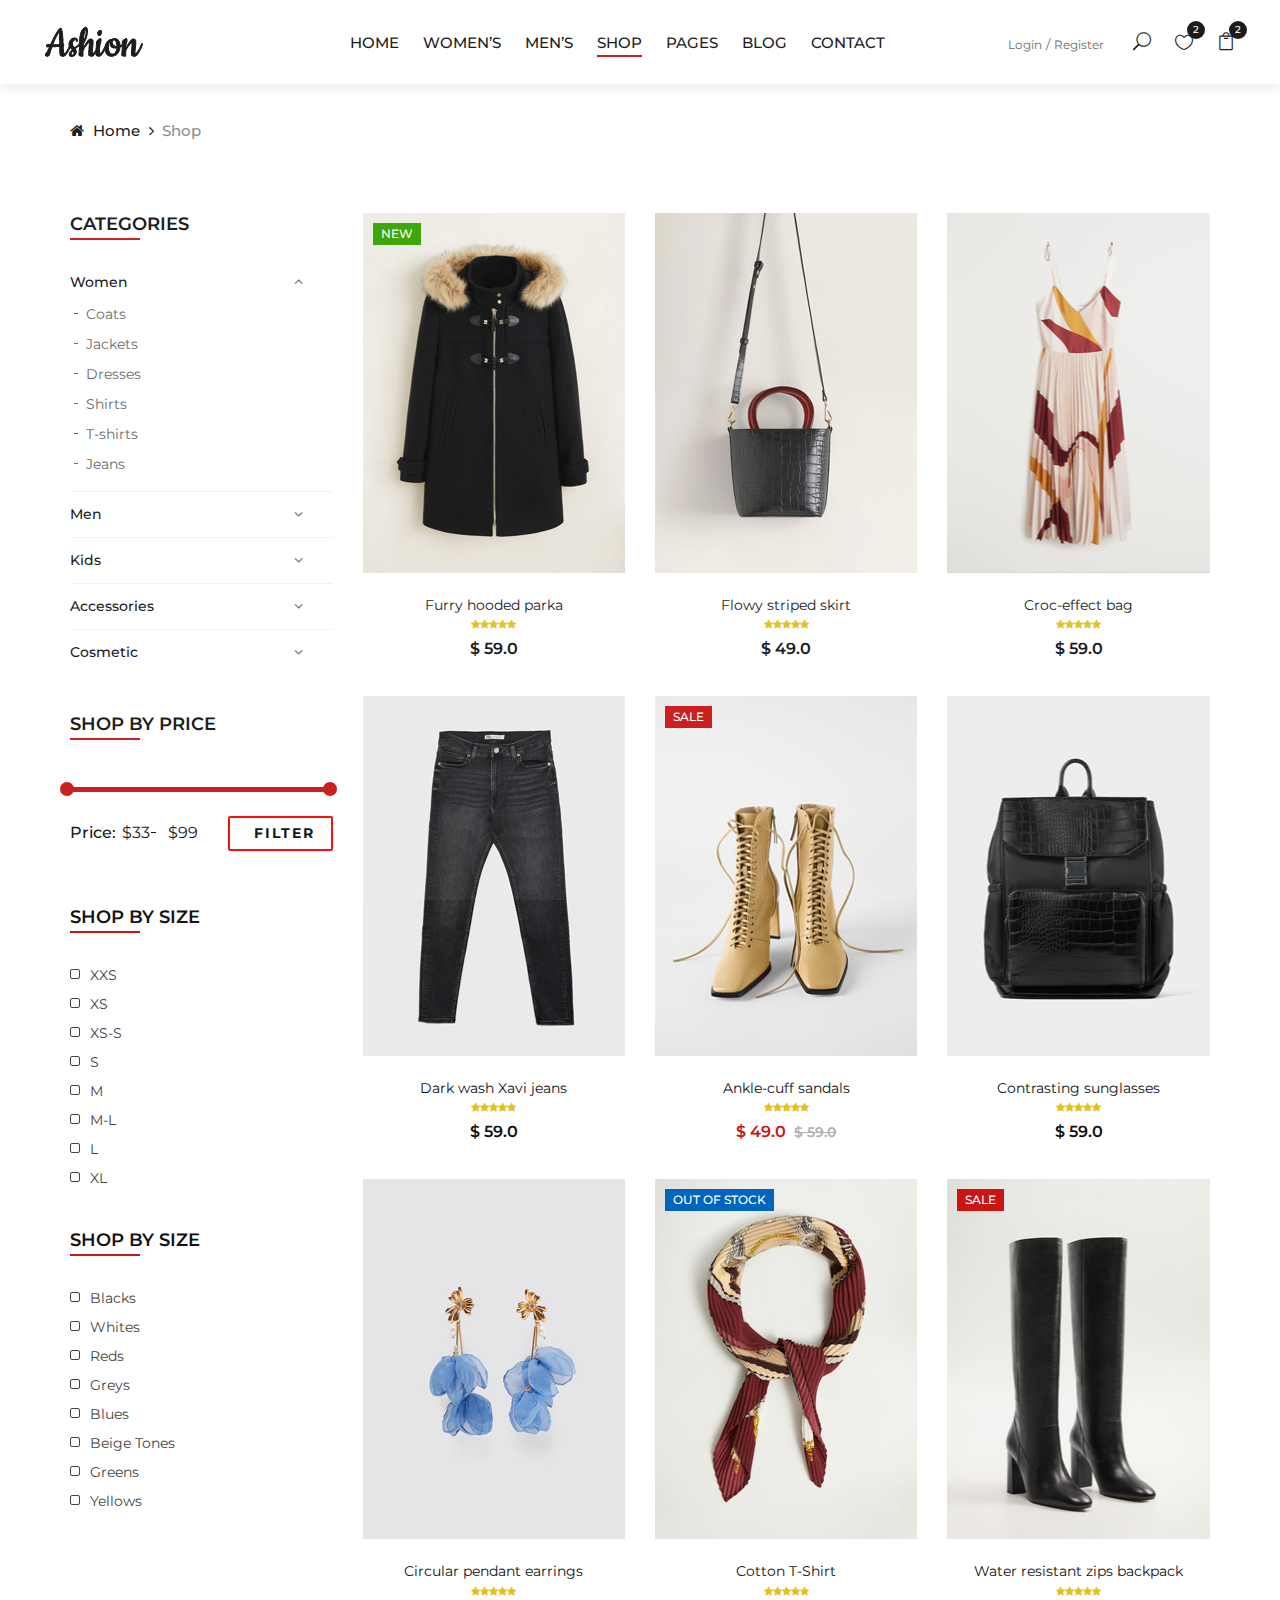
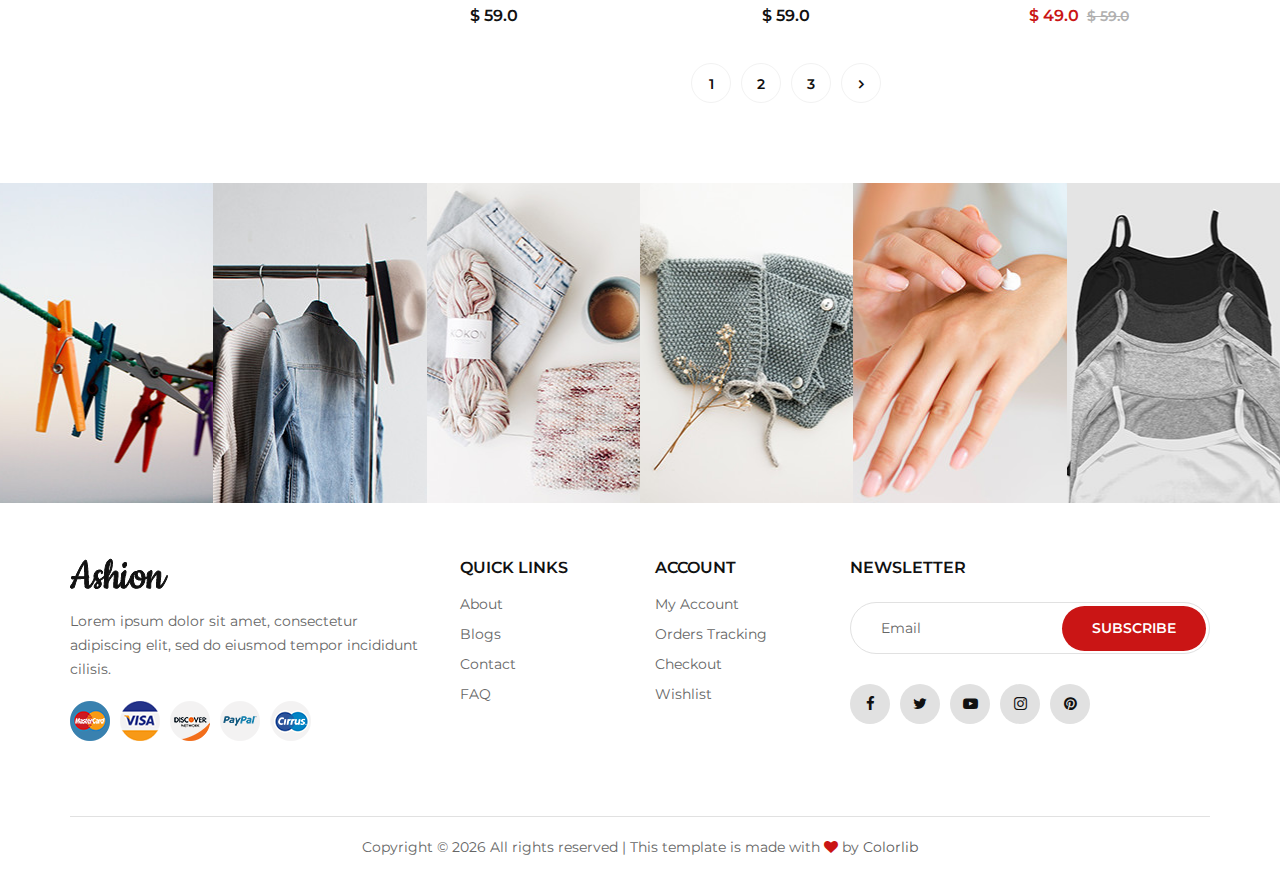
<file: shop.html>
<!DOCTYPE html>
<html lang="zxx">

<head>
    <meta charset="UTF-8">
    <meta name="description" content="Ashion Template">
    <meta name="keywords" content="Ashion, unica, creative, html">
    <meta name="viewport" content="width=device-width, initial-scale=1.0">
    <meta http-equiv="X-UA-Compatible" content="ie=edge">
    <title>Online Sales</title>

    <!-- Google Font -->
    <link href="https://fonts.googleapis.com/css2?family=Cookie&display=swap" rel="stylesheet">
    <link href="https://fonts.googleapis.com/css2?family=Montserrat:wght@400;500;600;700;800;900&display=swap"
    rel="stylesheet">

    <!-- Css Styles -->
    <link rel="stylesheet" href="css/bootstrap.min.css" type="text/css">
    <link rel="stylesheet" href="css/font-awesome.min.css" type="text/css">
    <link rel="stylesheet" href="css/elegant-icons.css" type="text/css">
    <link rel="stylesheet" href="css/jquery-ui.min.css" type="text/css">
    <link rel="stylesheet" href="css/magnific-popup.css" type="text/css">
    <link rel="stylesheet" href="css/owl.carousel.min.css" type="text/css">
    <link rel="stylesheet" href="css/slicknav.min.css" type="text/css">
    <link rel="stylesheet" href="css/style.css" type="text/css">
</head>

<body>
    <!-- Page Preloder -->
    <div id="preloder">
        <div class="loader"></div>
    </div>

    <!-- Offcanvas Menu Begin -->
    <div class="offcanvas-menu-overlay"></div>
    <div class="offcanvas-menu-wrapper">
        <div class="offcanvas__close">+</div>
        <ul class="offcanvas__widget">
            <li><span class="icon_search search-switch"></span></li>
            <li><a href="#"><span class="icon_heart_alt"></span>
                <div class="tip">2</div>
            </a></li>
            <li><a href="#"><span class="icon_bag_alt"></span>
                <div class="tip">2</div>
            </a></li>
        </ul>
        <div class="offcanvas__logo">
            <a href="./index.html"><img src="img/logo.png" alt=""></a>
        </div>
        <div id="mobile-menu-wrap"></div>
        <div class="offcanvas__auth">
            <a href="#">Login</a>
            <a href="#">Register</a>
        </div>
    </div>
    <!-- Offcanvas Menu End -->

    <!-- Header Section Begin -->
    <header class="header">
        <div class="container-fluid">
            <div class="row">
                <div class="col-xl-3 col-lg-2">
                    <div class="header__logo">
                        <a href="./index.html"><img src="img/logo.png" alt=""></a>
                    </div>
                </div>
                <div class="col-xl-6 col-lg-7">
                    <nav class="header__menu">
                        <ul>
                            <li><a href="./index.html">Home</a></li>
                            <li><a href="#">Women’s</a></li>
                            <li><a href="#">Men’s</a></li>
                            <li class="active"><a href="./shop.html">Shop</a></li>
                            <li><a href="#">Pages</a>
                                <ul class="dropdown">
                                    <li><a href="./product-details.html">Product Details</a></li>
                                    <li><a href="./shop-cart.html">Shop Cart</a></li>
                                    <li><a href="./checkout.html">Checkout</a></li>
                                    <li><a href="./blog-details.html">Blog Details</a></li>
                                </ul>
                            </li>
                            <li><a href="./blog.html">Blog</a></li>
                            <li><a href="./contact.html">Contact</a></li>
                        </ul>
                    </nav>
                </div>
                <div class="col-lg-3">
                    <div class="header__right">
                        <div class="header__right__auth">
                            <a href="#">Login</a>
                            <a href="#">Register</a>
                        </div>
                        <ul class="header__right__widget">
                            <li><span class="icon_search search-switch"></span></li>
                            <li><a href="#"><span class="icon_heart_alt"></span>
                                <div class="tip">2</div>
                            </a></li>
                            <li><a href="#"><span class="icon_bag_alt"></span>
                                <div class="tip">2</div>
                            </a></li>
                        </ul>
                    </div>
                </div>
            </div>
            <div class="canvas__open">
                <i class="fa fa-bars"></i>
            </div>
        </div>
    </header>
    <!-- Header Section End -->

    <!-- Breadcrumb Begin -->
    <div class="breadcrumb-option">
        <div class="container">
            <div class="row">
                <div class="col-lg-12">
                    <div class="breadcrumb__links">
                        <a href="./index.html"><i class="fa fa-home"></i> Home</a>
                        <span>Shop</span>
                    </div>
                </div>
            </div>
        </div>
    </div>
    <!-- Breadcrumb End -->

    <!-- Shop Section Begin -->
    <section class="shop spad">
        <div class="container">
            <div class="row">
                <div class="col-lg-3 col-md-3">
                    <div class="shop__sidebar">
                        <div class="sidebar__categories">
                            <div class="section-title">
                                <h4>Categories</h4>
                            </div>
                            <div class="categories__accordion">
                                <div class="accordion" id="accordionExample">
                                    <div class="card">
                                        <div class="card-heading active">
                                            <a data-toggle="collapse" data-target="#collapseOne">Women</a>
                                        </div>
                                        <div id="collapseOne" class="collapse show" data-parent="#accordionExample">
                                            <div class="card-body">
                                                <ul>
                                                    <li><a href="#">Coats</a></li>
                                                    <li><a href="#">Jackets</a></li>
                                                    <li><a href="#">Dresses</a></li>
                                                    <li><a href="#">Shirts</a></li>
                                                    <li><a href="#">T-shirts</a></li>
                                                    <li><a href="#">Jeans</a></li>
                                                </ul>
                                            </div>
                                        </div>
                                    </div>
                                    <div class="card">
                                        <div class="card-heading">
                                            <a data-toggle="collapse" data-target="#collapseTwo">Men</a>
                                        </div>
                                        <div id="collapseTwo" class="collapse" data-parent="#accordionExample">
                                            <div class="card-body">
                                                <ul>
                                                    <li><a href="#">Coats</a></li>
                                                    <li><a href="#">Jackets</a></li>
                                                    <li><a href="#">Dresses</a></li>
                                                    <li><a href="#">Shirts</a></li>
                                                    <li><a href="#">T-shirts</a></li>
                                                    <li><a href="#">Jeans</a></li>
                                                </ul>
                                            </div>
                                        </div>
                                    </div>
                                    <div class="card">
                                        <div class="card-heading">
                                            <a data-toggle="collapse" data-target="#collapseThree">Kids</a>
                                        </div>
                                        <div id="collapseThree" class="collapse" data-parent="#accordionExample">
                                            <div class="card-body">
                                                <ul>
                                                    <li><a href="#">Coats</a></li>
                                                    <li><a href="#">Jackets</a></li>
                                                    <li><a href="#">Dresses</a></li>
                                                    <li><a href="#">Shirts</a></li>
                                                    <li><a href="#">T-shirts</a></li>
                                                    <li><a href="#">Jeans</a></li>
                                                </ul>
                                            </div>
                                        </div>
                                    </div>
                                    <div class="card">
                                        <div class="card-heading">
                                            <a data-toggle="collapse" data-target="#collapseFour">Accessories</a>
                                        </div>
                                        <div id="collapseFour" class="collapse" data-parent="#accordionExample">
                                            <div class="card-body">
                                                <ul>
                                                    <li><a href="#">Coats</a></li>
                                                    <li><a href="#">Jackets</a></li>
                                                    <li><a href="#">Dresses</a></li>
                                                    <li><a href="#">Shirts</a></li>
                                                    <li><a href="#">T-shirts</a></li>
                                                    <li><a href="#">Jeans</a></li>
                                                </ul>
                                            </div>
                                        </div>
                                    </div>
                                    <div class="card">
                                        <div class="card-heading">
                                            <a data-toggle="collapse" data-target="#collapseFive">Cosmetic</a>
                                        </div>
                                        <div id="collapseFive" class="collapse" data-parent="#accordionExample">
                                            <div class="card-body">
                                                <ul>
                                                    <li><a href="#">Coats</a></li>
                                                    <li><a href="#">Jackets</a></li>
                                                    <li><a href="#">Dresses</a></li>
                                                    <li><a href="#">Shirts</a></li>
                                                    <li><a href="#">T-shirts</a></li>
                                                    <li><a href="#">Jeans</a></li>
                                                </ul>
                                            </div>
                                        </div>
                                    </div>
                                </div>
                            </div>
                        </div>
                        <div class="sidebar__filter">
                            <div class="section-title">
                                <h4>Shop by price</h4>
                            </div>
                            <div class="filter-range-wrap">
                                <div class="price-range ui-slider ui-corner-all ui-slider-horizontal ui-widget ui-widget-content"
                                data-min="33" data-max="99"></div>
                                <div class="range-slider">
                                    <div class="price-input">
                                        <p>Price:</p>
                                        <input type="text" id="minamount">
                                        <input type="text" id="maxamount">
                                    </div>
                                </div>
                            </div>
                            <a href="#">Filter</a>
                        </div>
                        <div class="sidebar__sizes">
                            <div class="section-title">
                                <h4>Shop by size</h4>
                            </div>
                            <div class="size__list">
                                <label for="xxs">
                                    xxs
                                    <input type="checkbox" id="xxs">
                                    <span class="checkmark"></span>
                                </label>
                                <label for="xs">
                                    xs
                                    <input type="checkbox" id="xs">
                                    <span class="checkmark"></span>
                                </label>
                                <label for="xss">
                                    xs-s
                                    <input type="checkbox" id="xss">
                                    <span class="checkmark"></span>
                                </label>
                                <label for="s">
                                    s
                                    <input type="checkbox" id="s">
                                    <span class="checkmark"></span>
                                </label>
                                <label for="m">
                                    m
                                    <input type="checkbox" id="m">
                                    <span class="checkmark"></span>
                                </label>
                                <label for="ml">
                                    m-l
                                    <input type="checkbox" id="ml">
                                    <span class="checkmark"></span>
                                </label>
                                <label for="l">
                                    l
                                    <input type="checkbox" id="l">
                                    <span class="checkmark"></span>
                                </label>
                                <label for="xl">
                                    xl
                                    <input type="checkbox" id="xl">
                                    <span class="checkmark"></span>
                                </label>
                            </div>
                        </div>
                        <div class="sidebar__color">
                            <div class="section-title">
                                <h4>Shop by size</h4>
                            </div>
                            <div class="size__list color__list">
                                <label for="black">
                                    Blacks
                                    <input type="checkbox" id="black">
                                    <span class="checkmark"></span>
                                </label>
                                <label for="whites">
                                    Whites
                                    <input type="checkbox" id="whites">
                                    <span class="checkmark"></span>
                                </label>
                                <label for="reds">
                                    Reds
                                    <input type="checkbox" id="reds">
                                    <span class="checkmark"></span>
                                </label>
                                <label for="greys">
                                    Greys
                                    <input type="checkbox" id="greys">
                                    <span class="checkmark"></span>
                                </label>
                                <label for="blues">
                                    Blues
                                    <input type="checkbox" id="blues">
                                    <span class="checkmark"></span>
                                </label>
                                <label for="beige">
                                    Beige Tones
                                    <input type="checkbox" id="beige">
                                    <span class="checkmark"></span>
                                </label>
                                <label for="greens">
                                    Greens
                                    <input type="checkbox" id="greens">
                                    <span class="checkmark"></span>
                                </label>
                                <label for="yellows">
                                    Yellows
                                    <input type="checkbox" id="yellows">
                                    <span class="checkmark"></span>
                                </label>
                            </div>
                        </div>
                    </div>
                </div>
                <div class="col-lg-9 col-md-9">
                    <div class="row">
                        <div class="col-lg-4 col-md-6">
                            <div class="product__item">
                                <div class="product__item__pic set-bg" data-setbg="img/shop/shop-1.jpg">
                                    <div class="label new">New</div>
                                    <ul class="product__hover">
                                        <li><a href="img/shop/shop-1.jpg" class="image-popup"><span class="arrow_expand"></span></a></li>
                                        <li><a href="#"><span class="icon_heart_alt"></span></a></li>
                                        <li><a href="#"><span class="icon_bag_alt"></span></a></li>
                                    </ul>
                                </div>
                                <div class="product__item__text">
                                    <h6><a href="#">Furry hooded parka</a></h6>
                                    <div class="rating">
                                        <i class="fa fa-star"></i>
                                        <i class="fa fa-star"></i>
                                        <i class="fa fa-star"></i>
                                        <i class="fa fa-star"></i>
                                        <i class="fa fa-star"></i>
                                    </div>
                                    <div class="product__price">$ 59.0</div>
                                </div>
                            </div>
                        </div>
                        <div class="col-lg-4 col-md-6">
                            <div class="product__item">
                                <div class="product__item__pic set-bg" data-setbg="img/shop/shop-2.jpg">
                                    <ul class="product__hover">
                                        <li><a href="img/shop/shop-2.jpg" class="image-popup"><span class="arrow_expand"></span></a></li>
                                        <li><a href="#"><span class="icon_heart_alt"></span></a></li>
                                        <li><a href="#"><span class="icon_bag_alt"></span></a></li>
                                    </ul>
                                </div>
                                <div class="product__item__text">
                                    <h6><a href="#">Flowy striped skirt</a></h6>
                                    <div class="rating">
                                        <i class="fa fa-star"></i>
                                        <i class="fa fa-star"></i>
                                        <i class="fa fa-star"></i>
                                        <i class="fa fa-star"></i>
                                        <i class="fa fa-star"></i>
                                    </div>
                                    <div class="product__price">$ 49.0</div>
                                </div>
                            </div>
                        </div>
                        <div class="col-lg-4 col-md-6">
                            <div class="product__item">
                                <div class="product__item__pic set-bg" data-setbg="img/shop/shop-3.jpg">
                                    <ul class="product__hover">
                                        <li><a href="img/shop/shop-3.jpg" class="image-popup"><span class="arrow_expand"></span></a></li>
                                        <li><a href="#"><span class="icon_heart_alt"></span></a></li>
                                        <li><a href="#"><span class="icon_bag_alt"></span></a></li>
                                    </ul>
                                </div>
                                <div class="product__item__text">
                                    <h6><a href="#">Croc-effect bag</a></h6>
                                    <div class="rating">
                                        <i class="fa fa-star"></i>
                                        <i class="fa fa-star"></i>
                                        <i class="fa fa-star"></i>
                                        <i class="fa fa-star"></i>
                                        <i class="fa fa-star"></i>
                                    </div>
                                    <div class="product__price">$ 59.0</div>
                                </div>
                            </div>
                        </div>
                        <div class="col-lg-4 col-md-6">
                            <div class="product__item">
                                <div class="product__item__pic set-bg" data-setbg="img/shop/shop-4.jpg">
                                    <ul class="product__hover">
                                        <li><a href="img/shop/shop-4.jpg" class="image-popup"><span class="arrow_expand"></span></a></li>
                                        <li><a href="#"><span class="icon_heart_alt"></span></a></li>
                                        <li><a href="#"><span class="icon_bag_alt"></span></a></li>
                                    </ul>
                                </div>
                                <div class="product__item__text">
                                    <h6><a href="#">Dark wash Xavi jeans</a></h6>
                                    <div class="rating">
                                        <i class="fa fa-star"></i>
                                        <i class="fa fa-star"></i>
                                        <i class="fa fa-star"></i>
                                        <i class="fa fa-star"></i>
                                        <i class="fa fa-star"></i>
                                    </div>
                                    <div class="product__price">$ 59.0</div>
                                </div>
                            </div>
                        </div>
                        <div class="col-lg-4 col-md-6">
                            <div class="product__item sale">
                                <div class="product__item__pic set-bg" data-setbg="img/shop/shop-5.jpg">
                                    <div class="label">Sale</div>
                                    <ul class="product__hover">
                                        <li><a href="img/shop/shop-5.jpg" class="image-popup"><span class="arrow_expand"></span></a></li>
                                        <li><a href="#"><span class="icon_heart_alt"></span></a></li>
                                        <li><a href="#"><span class="icon_bag_alt"></span></a></li>
                                    </ul>
                                </div>
                                <div class="product__item__text">
                                    <h6><a href="#">Ankle-cuff sandals</a></h6>
                                    <div class="rating">
                                        <i class="fa fa-star"></i>
                                        <i class="fa fa-star"></i>
                                        <i class="fa fa-star"></i>
                                        <i class="fa fa-star"></i>
                                        <i class="fa fa-star"></i>
                                    </div>
                                    <div class="product__price">$ 49.0 <span>$ 59.0</span></div>
                                </div>
                            </div>
                        </div>
                        <div class="col-lg-4 col-md-6">
                            <div class="product__item">
                                <div class="product__item__pic set-bg" data-setbg="img/shop/shop-6.jpg">
                                    <ul class="product__hover">
                                        <li><a href="img/shop/shop-6.jpg" class="image-popup"><span class="arrow_expand"></span></a></li>
                                        <li><a href="#"><span class="icon_heart_alt"></span></a></li>
                                        <li><a href="#"><span class="icon_bag_alt"></span></a></li>
                                    </ul>
                                </div>
                                <div class="product__item__text">
                                    <h6><a href="#">Contrasting sunglasses</a></h6>
                                    <div class="rating">
                                        <i class="fa fa-star"></i>
                                        <i class="fa fa-star"></i>
                                        <i class="fa fa-star"></i>
                                        <i class="fa fa-star"></i>
                                        <i class="fa fa-star"></i>
                                    </div>
                                    <div class="product__price">$ 59.0</div>
                                </div>
                            </div>
                        </div>
                        <div class="col-lg-4 col-md-6">
                            <div class="product__item">
                                <div class="product__item__pic set-bg" data-setbg="img/shop/shop-7.jpg">
                                    <ul class="product__hover">
                                        <li><a href="img/shop/shop-7.jpg" class="image-popup"><span class="arrow_expand"></span></a></li>
                                        <li><a href="#"><span class="icon_heart_alt"></span></a></li>
                                        <li><a href="#"><span class="icon_bag_alt"></span></a></li>
                                    </ul>
                                </div>
                                <div class="product__item__text">
                                    <h6><a href="#">Circular pendant earrings</a></h6>
                                    <div class="rating">
                                        <i class="fa fa-star"></i>
                                        <i class="fa fa-star"></i>
                                        <i class="fa fa-star"></i>
                                        <i class="fa fa-star"></i>
                                        <i class="fa fa-star"></i>
                                    </div>
                                    <div class="product__price">$ 59.0</div>
                                </div>
                            </div>
                        </div>
                        <div class="col-lg-4 col-md-6">
                            <div class="product__item">
                                <div class="product__item__pic set-bg" data-setbg="img/shop/shop-8.jpg">
                                    <div class="label stockout stockblue">Out Of Stock</div>
                                    <ul class="product__hover">
                                        <li><a href="img/shop/shop-8.jpg" class="image-popup"><span class="arrow_expand"></span></a></li>
                                        <li><a href="#"><span class="icon_heart_alt"></span></a></li>
                                        <li><a href="#"><span class="icon_bag_alt"></span></a></li>
                                    </ul>
                                </div>
                                <div class="product__item__text">
                                    <h6><a href="#">Cotton T-Shirt</a></h6>
                                    <div class="rating">
                                        <i class="fa fa-star"></i>
                                        <i class="fa fa-star"></i>
                                        <i class="fa fa-star"></i>
                                        <i class="fa fa-star"></i>
                                        <i class="fa fa-star"></i>
                                    </div>
                                    <div class="product__price">$ 59.0</div>
                                </div>
                            </div>
                        </div>
                        <div class="col-lg-4 col-md-6">
                            <div class="product__item sale">
                                <div class="product__item__pic set-bg" data-setbg="img/shop/shop-9.jpg">
                                    <div class="label">Sale</div>
                                    <ul class="product__hover">
                                        <li><a href="img/shop/shop-9.jpg" class="image-popup"><span class="arrow_expand"></span></a></li>
                                        <li><a href="#"><span class="icon_heart_alt"></span></a></li>
                                        <li><a href="#"><span class="icon_bag_alt"></span></a></li>
                                    </ul>
                                </div>
                                <div class="product__item__text">
                                    <h6><a href="#">Water resistant zips backpack</a></h6>
                                    <div class="rating">
                                        <i class="fa fa-star"></i>
                                        <i class="fa fa-star"></i>
                                        <i class="fa fa-star"></i>
                                        <i class="fa fa-star"></i>
                                        <i class="fa fa-star"></i>
                                    </div>
                                    <div class="product__price">$ 49.0 <span>$ 59.0</span></div>
                                </div>
                            </div>
                        </div>
                        <div class="col-lg-12 text-center">
                            <div class="pagination__option">
                                <a href="#">1</a>
                                <a href="#">2</a>
                                <a href="#">3</a>
                                <a href="#"><i class="fa fa-angle-right"></i></a>
                            </div>
                        </div>
                    </div>
                </div>
            </div>
        </div>
    </section>
    <!-- Shop Section End -->

    <!-- Instagram Begin -->
    <div class="instagram">
        <div class="container-fluid">
            <div class="row">
                <div class="col-lg-2 col-md-4 col-sm-4 p-0">
                    <div class="instagram__item set-bg" data-setbg="img/instagram/insta-1.jpg">
                        <div class="instagram__text">
                            <i class="fa fa-instagram"></i>
                            <a href="#">@ ashion_shop</a>
                        </div>
                    </div>
                </div>
                <div class="col-lg-2 col-md-4 col-sm-4 p-0">
                    <div class="instagram__item set-bg" data-setbg="img/instagram/insta-2.jpg">
                        <div class="instagram__text">
                            <i class="fa fa-instagram"></i>
                            <a href="#">@ ashion_shop</a>
                        </div>
                    </div>
                </div>
                <div class="col-lg-2 col-md-4 col-sm-4 p-0">
                    <div class="instagram__item set-bg" data-setbg="img/instagram/insta-3.jpg">
                        <div class="instagram__text">
                            <i class="fa fa-instagram"></i>
                            <a href="#">@ ashion_shop</a>
                        </div>
                    </div>
                </div>
                <div class="col-lg-2 col-md-4 col-sm-4 p-0">
                    <div class="instagram__item set-bg" data-setbg="img/instagram/insta-4.jpg">
                        <div class="instagram__text">
                            <i class="fa fa-instagram"></i>
                            <a href="#">@ ashion_shop</a>
                        </div>
                    </div>
                </div>
                <div class="col-lg-2 col-md-4 col-sm-4 p-0">
                    <div class="instagram__item set-bg" data-setbg="img/instagram/insta-5.jpg">
                        <div class="instagram__text">
                            <i class="fa fa-instagram"></i>
                            <a href="#">@ ashion_shop</a>
                        </div>
                    </div>
                </div>
                <div class="col-lg-2 col-md-4 col-sm-4 p-0">
                    <div class="instagram__item set-bg" data-setbg="img/instagram/insta-6.jpg">
                        <div class="instagram__text">
                            <i class="fa fa-instagram"></i>
                            <a href="#">@ ashion_shop</a>
                        </div>
                    </div>
                </div>
            </div>
        </div>
    </div>
    <!-- Instagram End -->

    <!-- Footer Section Begin -->
    <footer class="footer">
        <div class="container">
            <div class="row">
                <div class="col-lg-4 col-md-6 col-sm-7">
                    <div class="footer__about">
                        <div class="footer__logo">
                            <a href="./index.html"><img src="img/logo.png" alt=""></a>
                        </div>
                        <p>Lorem ipsum dolor sit amet, consectetur adipiscing elit, sed do eiusmod tempor incididunt
                        cilisis.</p>
                        <div class="footer__payment">
                            <a href="#"><img src="img/payment/payment-1.png" alt=""></a>
                            <a href="#"><img src="img/payment/payment-2.png" alt=""></a>
                            <a href="#"><img src="img/payment/payment-3.png" alt=""></a>
                            <a href="#"><img src="img/payment/payment-4.png" alt=""></a>
                            <a href="#"><img src="img/payment/payment-5.png" alt=""></a>
                        </div>
                    </div>
                </div>
                <div class="col-lg-2 col-md-3 col-sm-5">
                    <div class="footer__widget">
                        <h6>Quick links</h6>
                        <ul>
                            <li><a href="#">About</a></li>
                            <li><a href="#">Blogs</a></li>
                            <li><a href="#">Contact</a></li>
                            <li><a href="#">FAQ</a></li>
                        </ul>
                    </div>
                </div>
                <div class="col-lg-2 col-md-3 col-sm-4">
                    <div class="footer__widget">
                        <h6>Account</h6>
                        <ul>
                            <li><a href="#">My Account</a></li>
                            <li><a href="#">Orders Tracking</a></li>
                            <li><a href="#">Checkout</a></li>
                            <li><a href="#">Wishlist</a></li>
                        </ul>
                    </div>
                </div>
                <div class="col-lg-4 col-md-8 col-sm-8">
                    <div class="footer__newslatter">
                        <h6>NEWSLETTER</h6>
                        <form action="#">
                            <input type="text" placeholder="Email">
                            <button type="submit" class="site-btn">Subscribe</button>
                        </form>
                        <div class="footer__social">
                            <a href="#"><i class="fa fa-facebook"></i></a>
                            <a href="#"><i class="fa fa-twitter"></i></a>
                            <a href="#"><i class="fa fa-youtube-play"></i></a>
                            <a href="#"><i class="fa fa-instagram"></i></a>
                            <a href="#"><i class="fa fa-pinterest"></i></a>
                        </div>
                    </div>
                </div>
            </div>
            <div class="row">
                <div class="col-lg-12">
                    <!-- Link back to Colorlib can't be removed. Template is licensed under CC BY 3.0. -->
                    <div class="footer__copyright__text">
                        <p>Copyright &copy; <script>document.write(new Date().getFullYear());</script> All rights reserved | This template is made with <i class="fa fa-heart" aria-hidden="true"></i> by <a href="https://colorlib.com" target="_blank">Colorlib</a></p>
                    </div>
                    <!-- Link back to Colorlib can't be removed. Template is licensed under CC BY 3.0. -->
                </div>
            </div>
        </div>
    </footer>
    <!-- Footer Section End -->

    <!-- Search Begin -->
    <div class="search-model">
        <div class="h-100 d-flex align-items-center justify-content-center">
            <div class="search-close-switch">+</div>
            <form class="search-model-form">
                <input type="text" id="search-input" placeholder="Search here.....">
            </form>
        </div>
    </div>
    <!-- Search End -->

    <!-- Js Plugins -->
    <script src="js/jquery-3.3.1.min.js"></script>
    <script src="js/bootstrap.min.js"></script>
    <script src="js/jquery.magnific-popup.min.js"></script>
    <script src="js/jquery-ui.min.js"></script>
    <script src="js/mixitup.min.js"></script>
    <script src="js/jquery.countdown.min.js"></script>
    <script src="js/jquery.slicknav.js"></script>
    <script src="js/owl.carousel.min.js"></script>
    <script src="js/jquery.nicescroll.min.js"></script>
    <script src="js/main.js"></script>
</body>

</html>
</file>
<file: css/elegant-icons.css>
@font-face {
	font-family: 'ElegantIcons';
	src:url('../fonts/ElegantIcons.eot');
	src:url('../fonts/ElegantIcons.eot?#iefix') format('embedded-opentype'),
		url('../fonts/ElegantIcons.woff') format('woff'),
		url('../fonts/ElegantIcons.ttf') format('truetype'),
		url('../fonts/ElegantIcons.svg#ElegantIcons') format('svg');
	font-weight: normal;
	font-style: normal;
}

/* Use the following CSS code if you want to use data attributes for inserting your icons */
[data-icon]:before {
	font-family: 'ElegantIcons';
	content: attr(data-icon);
	speak: none;
	font-weight: normal;
	font-variant: normal;
	text-transform: none;
	line-height: 1;
	-webkit-font-smoothing: antialiased;
	-moz-osx-font-smoothing: grayscale;
}

/* Use the following CSS code if you want to have a class per icon */
/*
Instead of a list of all class selectors,
you can use the generic selector below, but it's slower:
[class*="your-class-prefix"] {
*/
.arrow_up, .arrow_down, .arrow_left, .arrow_right, .arrow_left-up, .arrow_right-up, .arrow_right-down, .arrow_left-down, .arrow-up-down, .arrow_up-down_alt, .arrow_left-right_alt, .arrow_left-right, .arrow_expand_alt2, .arrow_expand_alt, .arrow_condense, .arrow_expand, .arrow_move, .arrow_carrot-up, .arrow_carrot-down, .arrow_carrot-left, .arrow_carrot-right, .arrow_carrot-2up, .arrow_carrot-2down, .arrow_carrot-2left, .arrow_carrot-2right, .arrow_carrot-up_alt2, .arrow_carrot-down_alt2, .arrow_carrot-left_alt2, .arrow_carrot-right_alt2, .arrow_carrot-2up_alt2, .arrow_carrot-2down_alt2, .arrow_carrot-2left_alt2, .arrow_carrot-2right_alt2, .arrow_triangle-up, .arrow_triangle-down, .arrow_triangle-left, .arrow_triangle-right, .arrow_triangle-up_alt2, .arrow_triangle-down_alt2, .arrow_triangle-left_alt2, .arrow_triangle-right_alt2, .arrow_back, .icon_minus-06, .icon_plus, .icon_close, .icon_check, .icon_minus_alt2, .icon_plus_alt2, .icon_close_alt2, .icon_check_alt2, .icon_zoom-out_alt, .icon_zoom-in_alt, .icon_search, .icon_box-empty, .icon_box-selected, .icon_minus-box, .icon_plus-box, .icon_box-checked, .icon_circle-empty, .icon_circle-slelected, .icon_stop_alt2, .icon_stop, .icon_pause_alt2, .icon_pause, .icon_menu, .icon_menu-square_alt2, .icon_menu-circle_alt2, .icon_ul, .icon_ol, .icon_adjust-horiz, .icon_adjust-vert, .icon_document_alt, .icon_documents_alt, .icon_pencil, .icon_pencil-edit_alt, .icon_pencil-edit, .icon_folder-alt, .icon_folder-open_alt, .icon_folder-add_alt, .icon_info_alt, .icon_error-oct_alt, .icon_error-circle_alt, .icon_error-triangle_alt, .icon_question_alt2, .icon_question, .icon_comment_alt, .icon_chat_alt, .icon_vol-mute_alt, .icon_volume-low_alt, .icon_volume-high_alt, .icon_quotations, .icon_quotations_alt2, .icon_clock_alt, .icon_lock_alt, .icon_lock-open_alt, .icon_key_alt, .icon_cloud_alt, .icon_cloud-upload_alt, .icon_cloud-download_alt, .icon_image, .icon_images, .icon_lightbulb_alt, .icon_gift_alt, .icon_house_alt, .icon_genius, .icon_mobile, .icon_tablet, .icon_laptop, .icon_desktop, .icon_camera_alt, .icon_mail_alt, .icon_cone_alt, .icon_ribbon_alt, .icon_bag_alt, .icon_creditcard, .icon_cart_alt, .icon_paperclip, .icon_tag_alt, .icon_tags_alt, .icon_trash_alt, .icon_cursor_alt, .icon_mic_alt, .icon_compass_alt, .icon_pin_alt, .icon_pushpin_alt, .icon_map_alt, .icon_drawer_alt, .icon_toolbox_alt, .icon_book_alt, .icon_calendar, .icon_film, .icon_table, .icon_contacts_alt, .icon_headphones, .icon_lifesaver, .icon_piechart, .icon_refresh, .icon_link_alt, .icon_link, .icon_loading, .icon_blocked, .icon_archive_alt, .icon_heart_alt, .icon_star_alt, .icon_star-half_alt, .icon_star, .icon_star-half, .icon_tools, .icon_tool, .icon_cog, .icon_cogs, .arrow_up_alt, .arrow_down_alt, .arrow_left_alt, .arrow_right_alt, .arrow_left-up_alt, .arrow_right-up_alt, .arrow_right-down_alt, .arrow_left-down_alt, .arrow_condense_alt, .arrow_expand_alt3, .arrow_carrot_up_alt, .arrow_carrot-down_alt, .arrow_carrot-left_alt, .arrow_carrot-right_alt, .arrow_carrot-2up_alt, .arrow_carrot-2dwnn_alt, .arrow_carrot-2left_alt, .arrow_carrot-2right_alt, .arrow_triangle-up_alt, .arrow_triangle-down_alt, .arrow_triangle-left_alt, .arrow_triangle-right_alt, .icon_minus_alt, .icon_plus_alt, .icon_close_alt, .icon_check_alt, .icon_zoom-out, .icon_zoom-in, .icon_stop_alt, .icon_menu-square_alt, .icon_menu-circle_alt, .icon_document, .icon_documents, .icon_pencil_alt, .icon_folder, .icon_folder-open, .icon_folder-add, .icon_folder_upload, .icon_folder_download, .icon_info, .icon_error-circle, .icon_error-oct, .icon_error-triangle, .icon_question_alt, .icon_comment, .icon_chat, .icon_vol-mute, .icon_volume-low, .icon_volume-high, .icon_quotations_alt, .icon_clock, .icon_lock, .icon_lock-open, .icon_key, .icon_cloud, .icon_cloud-upload, .icon_cloud-download, .icon_lightbulb, .icon_gift, .icon_house, .icon_camera, .icon_mail, .icon_cone, .icon_ribbon, .icon_bag, .icon_cart, .icon_tag, .icon_tags, .icon_trash, .icon_cursor, .icon_mic, .icon_compass, .icon_pin, .icon_pushpin, .icon_map, .icon_drawer, .icon_toolbox, .icon_book, .icon_contacts, .icon_archive, .icon_heart, .icon_profile, .icon_group, .icon_grid-2x2, .icon_grid-3x3, .icon_music, .icon_pause_alt, .icon_phone, .icon_upload, .icon_download, .social_facebook, .social_twitter, .social_pinterest, .social_googleplus, .social_tumblr, .social_tumbleupon, .social_wordpress, .social_instagram, .social_dribbble, .social_vimeo, .social_linkedin, .social_rss, .social_deviantart, .social_share, .social_myspace, .social_skype, .social_youtube, .social_picassa, .social_googledrive, .social_flickr, .social_blogger, .social_spotify, .social_delicious, .social_facebook_circle, .social_twitter_circle, .social_pinterest_circle, .social_googleplus_circle, .social_tumblr_circle, .social_stumbleupon_circle, .social_wordpress_circle, .social_instagram_circle, .social_dribbble_circle, .social_vimeo_circle, .social_linkedin_circle, .social_rss_circle, .social_deviantart_circle, .social_share_circle, .social_myspace_circle, .social_skype_circle, .social_youtube_circle, .social_picassa_circle, .social_googledrive_alt2, .social_flickr_circle, .social_blogger_circle, .social_spotify_circle, .social_delicious_circle, .social_facebook_square, .social_twitter_square, .social_pinterest_square, .social_googleplus_square, .social_tumblr_square, .social_stumbleupon_square, .social_wordpress_square, .social_instagram_square, .social_dribbble_square, .social_vimeo_square, .social_linkedin_square, .social_rss_square, .social_deviantart_square, .social_share_square, .social_myspace_square, .social_skype_square, .social_youtube_square, .social_picassa_square, .social_googledrive_square, .social_flickr_square, .social_blogger_square, .social_spotify_square, .social_delicious_square, .icon_printer, .icon_calulator, .icon_building, .icon_floppy, .icon_drive, .icon_search-2, .icon_id, .icon_id-2, .icon_puzzle, .icon_like, .icon_dislike, .icon_mug, .icon_currency, .icon_wallet, .icon_pens, .icon_easel, .icon_flowchart, .icon_datareport, .icon_briefcase, .icon_shield, .icon_percent, .icon_globe, .icon_globe-2, .icon_target, .icon_hourglass, .icon_balance, .icon_rook, .icon_printer-alt, .icon_calculator_alt, .icon_building_alt, .icon_floppy_alt, .icon_drive_alt, .icon_search_alt, .icon_id_alt, .icon_id-2_alt, .icon_puzzle_alt, .icon_like_alt, .icon_dislike_alt, .icon_mug_alt, .icon_currency_alt, .icon_wallet_alt, .icon_pens_alt, .icon_easel_alt, .icon_flowchart_alt, .icon_datareport_alt, .icon_briefcase_alt, .icon_shield_alt, .icon_percent_alt, .icon_globe_alt, .icon_clipboard {
	font-family: 'ElegantIcons';
	speak: none;
	font-style: normal;
	font-weight: normal;
	font-variant: normal;
	text-transform: none;
	line-height: 1;
	-webkit-font-smoothing: antialiased;
}
.arrow_up:before {
	content: "\21";
}
.arrow_down:before {
	content: "\22";
}
.arrow_left:before {
	content: "\23";
}
.arrow_right:before {
	content: "\24";
}
.arrow_left-up:before {
	content: "\25";
}
.arrow_right-up:before {
	content: "\26";
}
.arrow_right-down:before {
	content: "\27";
}
.arrow_left-down:before {
	content: "\28";
}
.arrow-up-down:before {
	content: "\29";
}
.arrow_up-down_alt:before {
	content: "\2a";
}
.arrow_left-right_alt:before {
	content: "\2b";
}
.arrow_left-right:before {
	content: "\2c";
}
.arrow_expand_alt2:before {
	content: "\2d";
}
.arrow_expand_alt:before {
	content: "\2e";
}
.arrow_condense:before {
	content: "\2f";
}
.arrow_expand:before {
	content: "\30";
}
.arrow_move:before {
	content: "\31";
}
.arrow_carrot-up:before {
	content: "\32";
}
.arrow_carrot-down:before {
	content: "\33";
}
.arrow_carrot-left:before {
	content: "\34";
}
.arrow_carrot-right:before {
	content: "\35";
}
.arrow_carrot-2up:before {
	content: "\36";
}
.arrow_carrot-2down:before {
	content: "\37";
}
.arrow_carrot-2left:before {
	content: "\38";
}
.arrow_carrot-2right:before {
	content: "\39";
}
.arrow_carrot-up_alt2:before {
	content: "\3a";
}
.arrow_carrot-down_alt2:before {
	content: "\3b";
}
.arrow_carrot-left_alt2:before {
	content: "\3c";
}
.arrow_carrot-right_alt2:before {
	content: "\3d";
}
.arrow_carrot-2up_alt2:before {
	content: "\3e";
}
.arrow_carrot-2down_alt2:before {
	content: "\3f";
}
.arrow_carrot-2left_alt2:before {
	content: "\40";
}
.arrow_carrot-2right_alt2:before {
	content: "\41";
}
.arrow_triangle-up:before {
	content: "\42";
}
.arrow_triangle-down:before {
	content: "\43";
}
.arrow_triangle-left:before {
	content: "\44";
}
.arrow_triangle-right:before {
	content: "\45";
}
.arrow_triangle-up_alt2:before {
	content: "\46";
}
.arrow_triangle-down_alt2:before {
	content: "\47";
}
.arrow_triangle-left_alt2:before {
	content: "\48";
}
.arrow_triangle-right_alt2:before {
	content: "\49";
}
.arrow_back:before {
	content: "\4a";
}
.icon_minus-06:before {
	content: "\4b";
}
.icon_plus:before {
	content: "\4c";
}
.icon_close:before {
	content: "\4d";
}
.icon_check:before {
	content: "\4e";
}
.icon_minus_alt2:before {
	content: "\4f";
}
.icon_plus_alt2:before {
	content: "\50";
}
.icon_close_alt2:before {
	content: "\51";
}
.icon_check_alt2:before {
	content: "\52";
}
.icon_zoom-out_alt:before {
	content: "\53";
}
.icon_zoom-in_alt:before {
	content: "\54";
}
.icon_search:before {
	content: "\55";
}
.icon_box-empty:before {
	content: "\56";
}
.icon_box-selected:before {
	content: "\57";
}
.icon_minus-box:before {
	content: "\58";
}
.icon_plus-box:before {
	content: "\59";
}
.icon_box-checked:before {
	content: "\5a";
}
.icon_circle-empty:before {
	content: "\5b";
}
.icon_circle-slelected:before {
	content: "\5c";
}
.icon_stop_alt2:before {
	content: "\5d";
}
.icon_stop:before {
	content: "\5e";
}
.icon_pause_alt2:before {
	content: "\5f";
}
.icon_pause:before {
	content: "\60";
}
.icon_menu:before {
	content: "\61";
}
.icon_menu-square_alt2:before {
	content: "\62";
}
.icon_menu-circle_alt2:before {
	content: "\63";
}
.icon_ul:before {
	content: "\64";
}
.icon_ol:before {
	content: "\65";
}
.icon_adjust-horiz:before {
	content: "\66";
}
.icon_adjust-vert:before {
	content: "\67";
}
.icon_document_alt:before {
	content: "\68";
}
.icon_documents_alt:before {
	content: "\69";
}
.icon_pencil:before {
	content: "\6a";
}
.icon_pencil-edit_alt:before {
	content: "\6b";
}
.icon_pencil-edit:before {
	content: "\6c";
}
.icon_folder-alt:before {
	content: "\6d";
}
.icon_folder-open_alt:before {
	content: "\6e";
}
.icon_folder-add_alt:before {
	content: "\6f";
}
.icon_info_alt:before {
	content: "\70";
}
.icon_error-oct_alt:before {
	content: "\71";
}
.icon_error-circle_alt:before {
	content: "\72";
}
.icon_error-triangle_alt:before {
	content: "\73";
}
.icon_question_alt2:before {
	content: "\74";
}
.icon_question:before {
	content: "\75";
}
.icon_comment_alt:before {
	content: "\76";
}
.icon_chat_alt:before {
	content: "\77";
}
.icon_vol-mute_alt:before {
	content: "\78";
}
.icon_volume-low_alt:before {
	content: "\79";
}
.icon_volume-high_alt:before {
	content: "\7a";
}
.icon_quotations:before {
	content: "\7b";
}
.icon_quotations_alt2:before {
	content: "\7c";
}
.icon_clock_alt:before {
	content: "\7d";
}
.icon_lock_alt:before {
	content: "\7e";
}
.icon_lock-open_alt:before {
	content: "\e000";
}
.icon_key_alt:before {
	content: "\e001";
}
.icon_cloud_alt:before {
	content: "\e002";
}
.icon_cloud-upload_alt:before {
	content: "\e003";
}
.icon_cloud-download_alt:before {
	content: "\e004";
}
.icon_image:before {
	content: "\e005";
}
.icon_images:before {
	content: "\e006";
}
.icon_lightbulb_alt:before {
	content: "\e007";
}
.icon_gift_alt:before {
	content: "\e008";
}
.icon_house_alt:before {
	content: "\e009";
}
.icon_genius:before {
	content: "\e00a";
}
.icon_mobile:before {
	content: "\e00b";
}
.icon_tablet:before {
	content: "\e00c";
}
.icon_laptop:before {
	content: "\e00d";
}
.icon_desktop:before {
	content: "\e00e";
}
.icon_camera_alt:before {
	content: "\e00f";
}
.icon_mail_alt:before {
	content: "\e010";
}
.icon_cone_alt:before {
	content: "\e011";
}
.icon_ribbon_alt:before {
	content: "\e012";
}
.icon_bag_alt:before {
	content: "\e013";
}
.icon_creditcard:before {
	content: "\e014";
}
.icon_cart_alt:before {
	content: "\e015";
}
.icon_paperclip:before {
	content: "\e016";
}
.icon_tag_alt:before {
	content: "\e017";
}
.icon_tags_alt:before {
	content: "\e018";
}
.icon_trash_alt:before {
	content: "\e019";
}
.icon_cursor_alt:before {
	content: "\e01a";
}
.icon_mic_alt:before {
	content: "\e01b";
}
.icon_compass_alt:before {
	content: "\e01c";
}
.icon_pin_alt:before {
	content: "\e01d";
}
.icon_pushpin_alt:before {
	content: "\e01e";
}
.icon_map_alt:before {
	content: "\e01f";
}
.icon_drawer_alt:before {
	content: "\e020";
}
.icon_toolbox_alt:before {
	content: "\e021";
}
.icon_book_alt:before {
	content: "\e022";
}
.icon_calendar:before {
	content: "\e023";
}
.icon_film:before {
	content: "\e024";
}
.icon_table:before {
	content: "\e025";
}
.icon_contacts_alt:before {
	content: "\e026";
}
.icon_headphones:before {
	content: "\e027";
}
.icon_lifesaver:before {
	content: "\e028";
}
.icon_piechart:before {
	content: "\e029";
}
.icon_refresh:before {
	content: "\e02a";
}
.icon_link_alt:before {
	content: "\e02b";
}
.icon_link:before {
	content: "\e02c";
}
.icon_loading:before {
	content: "\e02d";
}
.icon_blocked:before {
	content: "\e02e";
}
.icon_archive_alt:before {
	content: "\e02f";
}
.icon_heart_alt:before {
	content: "\e030";
}
.icon_star_alt:before {
	content: "\e031";
}
.icon_star-half_alt:before {
	content: "\e032";
}
.icon_star:before {
	content: "\e033";
}
.icon_star-half:before {
	content: "\e034";
}
.icon_tools:before {
	content: "\e035";
}
.icon_tool:before {
	content: "\e036";
}
.icon_cog:before {
	content: "\e037";
}
.icon_cogs:before {
	content: "\e038";
}
.arrow_up_alt:before {
	content: "\e039";
}
.arrow_down_alt:before {
	content: "\e03a";
}
.arrow_left_alt:before {
	content: "\e03b";
}
.arrow_right_alt:before {
	content: "\e03c";
}
.arrow_left-up_alt:before {
	content: "\e03d";
}
.arrow_right-up_alt:before {
	content: "\e03e";
}
.arrow_right-down_alt:before {
	content: "\e03f";
}
.arrow_left-down_alt:before {
	content: "\e040";
}
.arrow_condense_alt:before {
	content: "\e041";
}
.arrow_expand_alt3:before {
	content: "\e042";
}
.arrow_carrot_up_alt:before {
	content: "\e043";
}
.arrow_carrot-down_alt:before {
	content: "\e044";
}
.arrow_carrot-left_alt:before {
	content: "\e045";
}
.arrow_carrot-right_alt:before {
	content: "\e046";
}
.arrow_carrot-2up_alt:before {
	content: "\e047";
}
.arrow_carrot-2dwnn_alt:before {
	content: "\e048";
}
.arrow_carrot-2left_alt:before {
	content: "\e049";
}
.arrow_carrot-2right_alt:before {
	content: "\e04a";
}
.arrow_triangle-up_alt:before {
	content: "\e04b";
}
.arrow_triangle-down_alt:before {
	content: "\e04c";
}
.arrow_triangle-left_alt:before {
	content: "\e04d";
}
.arrow_triangle-right_alt:before {
	content: "\e04e";
}
.icon_minus_alt:before {
	content: "\e04f";
}
.icon_plus_alt:before {
	content: "\e050";
}
.icon_close_alt:before {
	content: "\e051";
}
.icon_check_alt:before {
	content: "\e052";
}
.icon_zoom-out:before {
	content: "\e053";
}
.icon_zoom-in:before {
	content: "\e054";
}
.icon_stop_alt:before {
	content: "\e055";
}
.icon_menu-square_alt:before {
	content: "\e056";
}
.icon_menu-circle_alt:before {
	content: "\e057";
}
.icon_document:before {
	content: "\e058";
}
.icon_documents:before {
	content: "\e059";
}
.icon_pencil_alt:before {
	content: "\e05a";
}
.icon_folder:before {
	content: "\e05b";
}
.icon_folder-open:before {
	content: "\e05c";
}
.icon_folder-add:before {
	content: "\e05d";
}
.icon_folder_upload:before {
	content: "\e05e";
}
.icon_folder_download:before {
	content: "\e05f";
}
.icon_info:before {
	content: "\e060";
}
.icon_error-circle:before {
	content: "\e061";
}
.icon_error-oct:before {
	content: "\e062";
}
.icon_error-triangle:before {
	content: "\e063";
}
.icon_question_alt:before {
	content: "\e064";
}
.icon_comment:before {
	content: "\e065";
}
.icon_chat:before {
	content: "\e066";
}
.icon_vol-mute:before {
	content: "\e067";
}
.icon_volume-low:before {
	content: "\e068";
}
.icon_volume-high:before {
	content: "\e069";
}
.icon_quotations_alt:before {
	content: "\e06a";
}
.icon_clock:before {
	content: "\e06b";
}
.icon_lock:before {
	content: "\e06c";
}
.icon_lock-open:before {
	content: "\e06d";
}
.icon_key:before {
	content: "\e06e";
}
.icon_cloud:before {
	content: "\e06f";
}
.icon_cloud-upload:before {
	content: "\e070";
}
.icon_cloud-download:before {
	content: "\e071";
}
.icon_lightbulb:before {
	content: "\e072";
}
.icon_gift:before {
	content: "\e073";
}
.icon_house:before {
	content: "\e074";
}
.icon_camera:before {
	content: "\e075";
}
.icon_mail:before {
	content: "\e076";
}
.icon_cone:before {
	content: "\e077";
}
.icon_ribbon:before {
	content: "\e078";
}
.icon_bag:before {
	content: "\e079";
}
.icon_cart:before {
	content: "\e07a";
}
.icon_tag:before {
	content: "\e07b";
}
.icon_tags:before {
	content: "\e07c";
}
.icon_trash:before {
	content: "\e07d";
}
.icon_cursor:before {
	content: "\e07e";
}
.icon_mic:before {
	content: "\e07f";
}
.icon_compass:before {
	content: "\e080";
}
.icon_pin:before {
	content: "\e081";
}
.icon_pushpin:before {
	content: "\e082";
}
.icon_map:before {
	content: "\e083";
}
.icon_drawer:before {
	content: "\e084";
}
.icon_toolbox:before {
	content: "\e085";
}
.icon_book:before {
	content: "\e086";
}
.icon_contacts:before {
	content: "\e087";
}
.icon_archive:before {
	content: "\e088";
}
.icon_heart:before {
	content: "\e089";
}
.icon_profile:before {
	content: "\e08a";
}
.icon_group:before {
	content: "\e08b";
}
.icon_grid-2x2:before {
	content: "\e08c";
}
.icon_grid-3x3:before {
	content: "\e08d";
}
.icon_music:before {
	content: "\e08e";
}
.icon_pause_alt:before {
	content: "\e08f";
}
.icon_phone:before {
	content: "\e090";
}
.icon_upload:before {
	content: "\e091";
}
.icon_download:before {
	content: "\e092";
}
.social_facebook:before {
	content: "\e093";
}
.social_twitter:before {
	content: "\e094";
}
.social_pinterest:before {
	content: "\e095";
}
.social_googleplus:before {
	content: "\e096";
}
.social_tumblr:before {
	content: "\e097";
}
.social_tumbleupon:before {
	content: "\e098";
}
.social_wordpress:before {
	content: "\e099";
}
.social_instagram:before {
	content: "\e09a";
}
.social_dribbble:before {
	content: "\e09b";
}
.social_vimeo:before {
	content: "\e09c";
}
.social_linkedin:before {
	content: "\e09d";
}
.social_rss:before {
	content: "\e09e";
}
.social_deviantart:before {
	content: "\e09f";
}
.social_share:before {
	content: "\e0a0";
}
.social_myspace:before {
	content: "\e0a1";
}
.social_skype:before {
	content: "\e0a2";
}
.social_youtube:before {
	content: "\e0a3";
}
.social_picassa:before {
	content: "\e0a4";
}
.social_googledrive:before {
	content: "\e0a5";
}
.social_flickr:before {
	content: "\e0a6";
}
.social_blogger:before {
	content: "\e0a7";
}
.social_spotify:before {
	content: "\e0a8";
}
.social_delicious:before {
	content: "\e0a9";
}
.social_facebook_circle:before {
	content: "\e0aa";
}
.social_twitter_circle:before {
	content: "\e0ab";
}
.social_pinterest_circle:before {
	content: "\e0ac";
}
.social_googleplus_circle:before {
	content: "\e0ad";
}
.social_tumblr_circle:before {
	content: "\e0ae";
}
.social_stumbleupon_circle:before {
	content: "\e0af";
}
.social_wordpress_circle:before {
	content: "\e0b0";
}
.social_instagram_circle:before {
	content: "\e0b1";
}
.social_dribbble_circle:before {
	content: "\e0b2";
}
.social_vimeo_circle:before {
	content: "\e0b3";
}
.social_linkedin_circle:before {
	content: "\e0b4";
}
.social_rss_circle:before {
	content: "\e0b5";
}
.social_deviantart_circle:before {
	content: "\e0b6";
}
.social_share_circle:before {
	content: "\e0b7";
}
.social_myspace_circle:before {
	content: "\e0b8";
}
.social_skype_circle:before {
	content: "\e0b9";
}
.social_youtube_circle:before {
	content: "\e0ba";
}
.social_picassa_circle:before {
	content: "\e0bb";
}
.social_googledrive_alt2:before {
	content: "\e0bc";
}
.social_flickr_circle:before {
	content: "\e0bd";
}
.social_blogger_circle:before {
	content: "\e0be";
}
.social_spotify_circle:before {
	content: "\e0bf";
}
.social_delicious_circle:before {
	content: "\e0c0";
}
.social_facebook_square:before {
	content: "\e0c1";
}
.social_twitter_square:before {
	content: "\e0c2";
}
.social_pinterest_square:before {
	content: "\e0c3";
}
.social_googleplus_square:before {
	content: "\e0c4";
}
.social_tumblr_square:before {
	content: "\e0c5";
}
.social_stumbleupon_square:before {
	content: "\e0c6";
}
.social_wordpress_square:before {
	content: "\e0c7";
}
.social_instagram_square:before {
	content: "\e0c8";
}
.social_dribbble_square:before {
	content: "\e0c9";
}
.social_vimeo_square:before {
	content: "\e0ca";
}
.social_linkedin_square:before {
	content: "\e0cb";
}
.social_rss_square:before {
	content: "\e0cc";
}
.social_deviantart_square:before {
	content: "\e0cd";
}
.social_share_square:before {
	content: "\e0ce";
}
.social_myspace_square:before {
	content: "\e0cf";
}
.social_skype_square:before {
	content: "\e0d0";
}
.social_youtube_square:before {
	content: "\e0d1";
}
.social_picassa_square:before {
	content: "\e0d2";
}
.social_googledrive_square:before {
	content: "\e0d3";
}
.social_flickr_square:before {
	content: "\e0d4";
}
.social_blogger_square:before {
	content: "\e0d5";
}
.social_spotify_square:before {
	content: "\e0d6";
}
.social_delicious_square:before {
	content: "\e0d7";
}
.icon_printer:before {
	content: "\e103";
}
.icon_calulator:before {
	content: "\e0ee";
}
.icon_building:before {
	content: "\e0ef";
}
.icon_floppy:before {
	content: "\e0e8";
}
.icon_drive:before {
	content: "\e0ea";
}
.icon_search-2:before {
	content: "\e101";
}
.icon_id:before {
	content: "\e107";
}
.icon_id-2:before {
	content: "\e108";
}
.icon_puzzle:before {
	content: "\e102";
}
.icon_like:before {
	content: "\e106";
}
.icon_dislike:before {
	content: "\e0eb";
}
.icon_mug:before {
	content: "\e105";
}
.icon_currency:before {
	content: "\e0ed";
}
.icon_wallet:before {
	content: "\e100";
}
.icon_pens:before {
	content: "\e104";
}
.icon_easel:before {
	content: "\e0e9";
}
.icon_flowchart:before {
	content: "\e109";
}
.icon_datareport:before {
	content: "\e0ec";
}
.icon_briefcase:before {
	content: "\e0fe";
}
.icon_shield:before {
	content: "\e0f6";
}
.icon_percent:before {
	content: "\e0fb";
}
.icon_globe:before {
	content: "\e0e2";
}
.icon_globe-2:before {
	content: "\e0e3";
}
.icon_target:before {
	content: "\e0f5";
}
.icon_hourglass:before {
	content: "\e0e1";
}
.icon_balance:before {
	content: "\e0ff";
}
.icon_rook:before {
	content: "\e0f8";
}
.icon_printer-alt:before {
	content: "\e0fa";
}
.icon_calculator_alt:before {
	content: "\e0e7";
}
.icon_building_alt:before {
	content: "\e0fd";
}
.icon_floppy_alt:before {
	content: "\e0e4";
}
.icon_drive_alt:before {
	content: "\e0e5";
}
.icon_search_alt:before {
	content: "\e0f7";
}
.icon_id_alt:before {
	content: "\e0e0";
}
.icon_id-2_alt:before {
	content: "\e0fc";
}
.icon_puzzle_alt:before {
	content: "\e0f9";
}
.icon_like_alt:before {
	content: "\e0dd";
}
.icon_dislike_alt:before {
	content: "\e0f1";
}
.icon_mug_alt:before {
	content: "\e0dc";
}
.icon_currency_alt:before {
	content: "\e0f3";
}
.icon_wallet_alt:before {
	content: "\e0d8";
}
.icon_pens_alt:before {
	content: "\e0db";
}
.icon_easel_alt:before {
	content: "\e0f0";
}
.icon_flowchart_alt:before {
	content: "\e0df";
}
.icon_datareport_alt:before {
	content: "\e0f2";
}
.icon_briefcase_alt:before {
	content: "\e0f4";
}
.icon_shield_alt:before {
	content: "\e0d9";
}
.icon_percent_alt:before {
	content: "\e0da";
}
.icon_globe_alt:before {
	content: "\e0de";
}
.icon_clipboard:before {
	content: "\e0e6";
}


	.glyph {
		float: left;
		text-align: center;
		padding: .75em;
		margin: .4em 1.5em .75em 0;
		width: 6em;
text-shadow: none;
	}
        .glyph_big {
        font-size: 128px;
        color: #59c5dc;
        float: left;
        margin-right: 20px;
        }

        .glyph div { padding-bottom: 10px;}

	.glyph input {
		font-family: consolas, monospace;
		font-size: 12px;
		width: 100%;
		text-align: center;
		border: 0;
		box-shadow: 0 0 0 1px #ccc;
		padding: .2em;
                -moz-border-radius: 5px;
                -webkit-border-radius: 5px;
	}
	.centered {
		margin-left: auto;
		margin-right: auto;
	}
	.glyph .fs1 {
		font-size: 2em;
	}
</file>
<file: css/style.css>
/******************************************************************
  Template Name: Ashion
  Description: Ashion ecommerce template
  Author: Colorib
  Author URI: https://colorlib.com/
  Version: 1.0
  Created: Colorib
******************************************************************/

/*------------------------------------------------------------------
[Table of contents]

1.  Template default CSS
	1.1	Variables
	1.2	Mixins
	1.3	Flexbox
	1.4	Reset
2.  Helper Css
3.  Header Section
4.  Categories Section
5.  Product Section
6.  Banner Section
7.  Countdown Section
8.  Instagram
9.  Contact
10.  Footer Style
-------------------------------------------------------------------*/

/*----------------------------------------*/

/* Template default CSS
/*----------------------------------------*/

html,
body {
	height: 100%;
	font-family: "Montserrat", sans-serif;
	-webkit-font-smoothing: antialiased;
}

h1,
h2,
h3,
h4,
h5,
h6 {
	margin: 0;
	color: #111111;
	font-weight: 400;
	font-family: "Montserrat", sans-serif;
}

h1 {
	font-size: 70px;
}

h2 {
	font-size: 36px;
}

h3 {
	font-size: 30px;
}

h4 {
	font-size: 24px;
}

h5 {
	font-size: 18px;
}

h6 {
	font-size: 16px;
}

p {
	font-size: 14px;
	font-family: "Montserrat", sans-serif;
	color: #666666;
	font-weight: 400;
	line-height: 24px;
	margin: 0 0 15px 0;
}

img {
	max-width: 100%;
}

input:focus,
select:focus,
button:focus,
textarea:focus {
	outline: none;
}

a:hover,
a:focus {
	text-decoration: none;
	outline: none;
}

ul,
ol {
	padding: 0;
	margin: 0;
}

/*---------------------
  Helper CSS
-----------------------*/

.section-title {
	margin-bottom: 45px;
}

.section-title h4 {
	color: #111111;
	font-weight: 600;
	text-transform: uppercase;
	position: relative;
	display: inline-block;
}

.section-title h4:after {
	position: absolute;
	left: 0;
	bottom: -4px;
	height: 2px;
	width: 70px;
	background: #ca1515;
	content: "";
}

.set-bg {
	background-repeat: no-repeat;
	background-size: cover;
	background-position: top center;
}

.spad {
	padding-top: 100px;
	padding-bottom: 100px;
}

.text-white h1,
.text-white h2,
.text-white h3,
.text-white h4,
.text-white h5,
.text-white h6,
.text-white p,
.text-white span,
.text-white li,
.text-white a {
	color: #fff;
}

/* buttons */

.primary-btn {
	display: inline-block;
	font-size: 14px;
	text-transform: uppercase;
	font-weight: 600;
	padding: 12px 30px 10px;
	color: #ffffff;
	background: #ca1515;
}

.site-btn {
	font-size: 14px;
	color: #ffffff;
	background: #ca1515;
	font-weight: 600;
	border: none;
	text-transform: uppercase;
	display: inline-block;
	padding: 12px 30px;
	border-radius: 50px;
}

/* Preloder */

#preloder {
	position: fixed;
	width: 100%;
	height: 100%;
	top: 0;
	left: 0;
	z-index: 999999;
	background: #ffffff;
}

.loader {
	width: 40px;
	height: 40px;
	position: absolute;
	top: 50%;
	left: 50%;
	margin-top: -13px;
	margin-left: -13px;
	border-radius: 60px;
	animation: loader 0.8s linear infinite;
	-webkit-animation: loader 0.8s linear infinite;
}

@keyframes loader {
	0% {
		-webkit-transform: rotate(0deg);
		transform: rotate(0deg);
		border: 4px solid #f44336;
		border-left-color: transparent;
	}
	50% {
		-webkit-transform: rotate(180deg);
		transform: rotate(180deg);
		border: 4px solid #673ab7;
		border-left-color: transparent;
	}
	100% {
		-webkit-transform: rotate(360deg);
		transform: rotate(360deg);
		border: 4px solid #f44336;
		border-left-color: transparent;
	}
}

@-webkit-keyframes loader {
	0% {
		-webkit-transform: rotate(0deg);
		border: 4px solid #f44336;
		border-left-color: transparent;
	}
	50% {
		-webkit-transform: rotate(180deg);
		border: 4px solid #673ab7;
		border-left-color: transparent;
	}
	100% {
		-webkit-transform: rotate(360deg);
		border: 4px solid #f44336;
		border-left-color: transparent;
	}
}

.spacial-controls {
	position: fixed;
	width: 111px;
	height: 91px;
	top: 0;
	right: 0;
	z-index: 999;
}

.spacial-controls .search-switch {
	display: block;
	height: 100%;
	padding-top: 30px;
	background: #323232;
	text-align: center;
	cursor: pointer;
}

.search-model {
	display: none;
	position: fixed;
	width: 100%;
	height: 100%;
	left: 0;
	top: 0;
	background: #ffffff;
	z-index: 99999;
}

.search-model-form {
	padding: 0 15px;
}

.search-model-form input {
	width: 500px;
	font-size: 40px;
	border: none;
	border-bottom: 2px solid #dddddd;
	background: 0 0;
	color: #999;
}

.search-close-switch {
	position: absolute;
	width: 50px;
	height: 50px;
	background: #333;
	color: #fff;
	text-align: center;
	border-radius: 50%;
	font-size: 28px;
	line-height: 28px;
	top: 30px;
	cursor: pointer;
	-webkit-transform: rotate(45deg);
	-ms-transform: rotate(45deg);
	transform: rotate(45deg);
	display: -webkit-box;
	display: -ms-flexbox;
	display: flex;
	-webkit-box-align: center;
	-ms-flex-align: center;
	align-items: center;
	-webkit-box-pack: center;
	-ms-flex-pack: center;
	justify-content: center;
}

/*---------------------
  Header
-----------------------*/

.header {
	background: #ffffff;
	-webkit-box-shadow: 0px 5px 10px rgba(91, 91, 91, 0.1);
	box-shadow: 0px 5px 10px rgba(91, 91, 91, 0.1);
}

.header__logo {
	padding: 26px 0;
	font-size: large;
	font-weight: bold;
}

.header__logo a {
	display: inline-block;
}

.header__menu {
	padding: 30px 0 27px;
}

.header__menu ul li {
	list-style: none;
	display: inline-block;
	margin-right: 40px;
	position: relative;
}

.header__menu ul li.active a:after {
	-webkit-transform: scale(1);
	-ms-transform: scale(1);
	transform: scale(1);
}

.header__menu ul li:hover a:after {
	-webkit-transform: scale(1);
	-ms-transform: scale(1);
	transform: scale(1);
}

.header__menu ul li:hover .dropdown {
	top: 27px;
	opacity: 1;
	visibility: visible;
}

.header__menu ul li:last-child {
	margin-right: 0;
}

.header__menu ul li .dropdown {
	position: absolute;
	left: 0;
	top: 56px;
	width: 150px;
	background: #111111;
	text-align: left;
	padding: 2px 0;
	z-index: 9;
	opacity: 0;
	visibility: hidden;
	-webkit-transition: all, 0.3s;
	-o-transition: all, 0.3s;
	transition: all, 0.3s;
}

.header__menu ul li .dropdown li {
	display: block;
	margin-right: 0;
}

.header__menu ul li .dropdown li a {
	font-size: 14px;
	color: #ffffff;
	font-weight: 400;
	padding: 8px 20px;
	text-transform: capitalize;
}

.header__menu ul li .dropdown li a:after {
	display: none;
}

.header__menu ul li a {
	font-size: 15px;
	text-transform: uppercase;
	color: #111111;
	font-weight: 500;
	display: block;
	padding: 2px 0;
	position: relative;
}

.header__menu ul li a:after {
	position: absolute;
	left: 0;
	bottom: 0;
	width: 100%;
	height: 2px;
	background: #ca1515;
	content: "";
	-webkit-transition: all, 0.5s;
	-o-transition: all, 0.5s;
	transition: all, 0.5s;
	-webkit-transform: scale(0);
	-ms-transform: scale(0);
	transform: scale(0);
}

.header__right {
	text-align: right;
	padding: 30px 0 27px;
}

.header__right__auth {
	display: inline-block;
	margin-right: 25px;
}

.header__right__auth a {
	font-size: 12px;
	color: #666666;
	position: relative;
	margin-right: 8px;
}

.header__right__auth a:last-child {
	margin-right: 0;
}

.header__right__auth a:last-child:after {
	display: none;
}

.header__right__auth a:after {
	position: absolute;
	right: -8px;
	top: -2px;
	content: "/";
	font-size: 13px;
}

.header__right__widget {
	display: inline-block;
}

.header__right__widget li {
	list-style: none;
	display: inline-block;
	font-size: 18px;
	color: #111111;
	margin-right: 20px;
	cursor: pointer;
}

.header__right__widget li:last-child {
	margin-right: 0;
}

.header__right__widget li a {
	font-size: 18px;
	color: #111111;
	position: relative;
}

.header__right__widget li a .tip {
	position: absolute;
	right: -12px;
	top: -11px;
	height: 18px;
	width: 18px;
	background: #111111;
	font-size: 10px;
	font-weight: 500;
	color: #ffffff;
	line-height: 18px;
	text-align: center;
	border-radius: 50%;
}

.offcanvas-menu-wrapper {
	display: none;
}

.canvas__open {
	display: none;  
}

/*---------------------
  Banner
-----------------------*/

.banner {
	height: 500px;
}

.banner__text span {
	font-size: 18px;
	color: #ca1515;
	text-transform: uppercase;
}

.banner__text h1 {
	font-size: 80px;
	color: #111111;
	font-family: "Cookie", cursive;
	margin-bottom: 15px;
}

.banner__text a {
	font-size: 14px;
	color: #111111;
	text-transform: uppercase;
	font-weight: 700;
	position: relative;
	padding: 0 0 3px;
	display: inline-block;
}

.banner__text a:after {
	position: absolute;
	left: 0;
	bottom: 0;
	height: 2px;
	width: 100%;
	background: #ca1515;
	content: "";
}

.banner__slider {
	text-align: center;
	padding: 150px 0 0;
}

.banner__slider.owl-carousel .owl-dots {
	position: absolute;
	left: 0;
	top: 430px;
	width: 100%;
	text-align: center;
}

.banner__slider.owl-carousel .owl-dots button {
	height: 12px;
	width: 12px;
	background: #a1a1a1;
	border-radius: 50%;
	margin-right: 10px;
}

.banner__slider.owl-carousel .owl-dots button.active {
	background: #ca1515;
}

.banner__slider.owl-carousel .owl-dots button:last-child {
	margin-right: 0;
}

/*---------------------
  Trend
-----------------------*/

.trend {
	padding-top: 80px;
	padding-bottom: 50px;
}

.trend__content .section-title h4 {
	font-size: 20px;
}

.trend__content .section-title h4:after {
	bottom: -6px;
}

.trend__item {
	overflow: hidden;
	margin-bottom: 35px;
}

.trend__item__pic {
	float: left;
	margin-right: 25px;
}

.trend__item__text {
	overflow: hidden;
}

.trend__item__text h6 {
	font-size: 14px;
	color: #111111;
	margin-bottom: 5px;
}

.trend__item__text .rating {
	line-height: 18px;
	margin-bottom: 6px;
}

.trend__item__text .rating i {
	font-size: 10px;
	color: #e3c01c;
	margin-right: -4px;
}

.trend__item__text .rating i:last-child {
	margin-right: 0;
}

.trend__item__text .product__price {
	color: #111111;
	font-weight: 600;
}

.trend__item__text .product__price span {
	font-size: 14px;
	color: #b1b0b0;
	text-decoration: line-through;
	margin-left: 4px;
}

/*---------------------
  Discount
-----------------------*/

.discount__pic img {
	min-width: 100%;
	height: 100%;
}

.discount__text {
	background: #f4f4f4;
	height: 390px;
	padding: 75px 90px 50px;
	text-align: center;
}

.discount__text a {
	font-size: 14px;
	color: #111111;
	text-transform: uppercase;
	font-weight: 700;
	position: relative;
	padding: 0 0 3px;
	display: inline-block;
}

.discount__text a:after {
	position: absolute;
	left: 0;
	bottom: 0;
	height: 2px;
	width: 100%;
	background: #ca1515;
	content: "";
}

.discount__text__title {
	text-align: center;
	position: relative;
	z-index: 1;
	margin-bottom: 60px;
}

.discount__text__title:after {
	position: absolute;
	left: 50%;
	top: -38px;
	height: 183px;
	width: 183px;
	background: #ffffff;
	content: "";
	border-radius: 50%;
	z-index: -1;
	margin-left: -91.5px;
}

.discount__text__title span {
	font-size: 12px;
	color: #111111;
	font-weight: 500;
	text-transform: uppercase;
}

.discount__text__title h2 {
	font-size: 60px;
	color: #ca1515;
	font-family: "Cookie", cursive;
	line-height: 46px;
	margin-bottom: 10px;
}

.discount__text__title h5 {
	color: #ca1515;
	font-weight: 700;
}

.discount__text__title h5 span {
	font-size: 14px;
	color: #111111;
	margin-right: 4px;
}

.discount__countdown {
	text-align: center;
	margin-bottom: 10px;
}

.countdown__item {
	margin-bottom: 15px;
	float: left;
	width: 25%;
}

.countdown__item:last-child {
	margin-right: 0;
}

.countdown__item span {
	font-size: 30px;
	font-weight: 600;
	color: #111111;
	display: inline-block;
}

.countdown__item p {
	color: #111111;
	margin-bottom: 0;
	display: inline-block;
	font-weight: 500;
}

/*---------------------
  Services
-----------------------*/

.services {
	padding-top: 80px;
	padding-bottom: 50px;
}

.services__item {
	padding-left: 65px;
	position: relative;
	margin-bottom: 20px;
}

.services__item i {
	font-size: 36px;
	color: #ca1515;
	position: absolute;
	left: 0;
	top: 4px;
}

.services__item h6 {
	color: #111111;
	font-weight: 600;
	margin-bottom: 5px;
}

.services__item p {
	margin-bottom: 0;
}

/*---------------------
  Instagram
-----------------------*/

.instagram__item {
	height: 320px;
	display: -webkit-box;
	display: -ms-flexbox;
	display: flex;
	-webkit-box-align: center;
	-ms-flex-align: center;
	align-items: center;
	-webkit-box-pack: center;
	-ms-flex-pack: center;
	justify-content: center;
	position: relative;
	z-index: 1;
}

.instagram__item:hover:after {
	opacity: 1;
}

.instagram__item:hover .instagram__text {
	opacity: 1;
	visibility: visible;
}

.instagram__item:after {
	position: absolute;
	left: 0;
	top: 0;
	height: 100%;
	width: 100%;
	background: rgba(255, 255, 255, 0.9);
	content: "";
	opacity: 0;
	z-index: -1;
	-webkit-transition: all, 0.3s;
	-o-transition: all, 0.3s;
	transition: all, 0.3s;
}

.instagram__text {
	text-align: center;
	opacity: 0;
	visibility: hidden;
	-webkit-transition: all, 0.3s;
	-o-transition: all, 0.3s;
	transition: all, 0.3s;
}

.instagram__text i {
	font-size: 30px;
	color: #0d0d0d;
}

.instagram__text a {
	font-size: 16px;
	color: #0d0d0d;
	font-weight: 500;
	display: block;
	margin-top: 10px;
}

/*---------------------
  Footer
-----------------------*/

.footer {
	padding-top: 55px;
}

.footer__about {
	margin-bottom: 30px;
}

.footer__about p {
	margin-bottom: 20px;
}

.footer__logo {
	margin-bottom: 20px;
}

.footer__payment a {
	margin-right: 6px;
	margin-bottom: 10px;
	display: inline-block;
}

.footer__payment a:last-child {
	margin-right: 0;
}

.footer__widget {
	margin-bottom: 30px;
}

.footer__widget h6 {
	color: #111111;
	font-weight: 600;
	text-transform: uppercase;
	margin-bottom: 12px;
}

.footer__widget ul li {
	list-style: none;
}

.footer__widget ul li a {
	font-size: 14px;
	color: #666666;
	line-height: 30px;
}

.footer__newslatter {
	margin-bottom: 30px;
}

.footer__newslatter h6 {
	color: #111111;
	font-weight: 600;
	text-transform: uppercase;
	margin-bottom: 25px;
}

.footer__newslatter form {
	position: relative;
	margin-bottom: 30px;
}

.footer__newslatter form input {
	height: 52px;
	width: 100%;
	border: 1px solid #e1e1e1;
	border-radius: 50px;
	padding-left: 30px;
	font-size: 14px;
	color: #666666;
}

.footer__newslatter form input::-webkit-input-placeholder {
	color: #666666;
}

.footer__newslatter form input::-moz-placeholder {
	color: #666666;
}

.footer__newslatter form input:-ms-input-placeholder {
	color: #666666;
}

.footer__newslatter form input::-ms-input-placeholder {
	color: #666666;
}

.footer__newslatter form input::placeholder {
	color: #666666;
}

.footer__newslatter form button {
	position: absolute;
	right: 4px;
	top: 4px;
}

.footer__social a {
	display: inline-block;
	height: 40px;
	width: 40px;
	background: #e1e1e1;
	font-size: 15px;
	color: #111111;
	line-height: 40px;
	text-align: center;
	border-radius: 50%;
	margin-right: 6px;
	margin-bottom: 5px;
}

.footer__social a:last-child {
	margin-right: 0;
}

.footer__copyright__text {
	border-top: 1px solid #e1e1e1;
	padding: 18px 0 25px;
	text-align: center;
	margin-top: 35px;
}

.footer__copyright__text p {
	margin-bottom: 0;
}

.footer__copyright__text a {
	color: #5C5C5C;
}

.footer__copyright__text i {
	color: #ca1515;
}

.footer__copyright__text a:hover {
	color: #ca1515;
}

/*---------------------
  Breadcrumb
-----------------------*/

.breadcrumb-option {
	padding-top: 35px;
}

.breadcrumb__links a {
	font-size: 15px;
	font-weight: 500;
	color: #111111;
	margin-right: 18px;
	display: inline-block;
	position: relative;
}

.breadcrumb__links a:after {
	position: absolute;
	right: -14px;
	top: 0;
	content: "";
	font-family: "FontAwesome";
}

.breadcrumb__links a i {
	margin-right: 5px;
}

.breadcrumb__links span {
	font-size: 15px;
	font-weight: 500;
	color: #888888;
	display: inline-block;
}

/*---------------------
  Categories
-----------------------*/

.categories {
	overflow: hidden;
	margin-top: 10px;
}

.categories .container-fluid {
	padding-right: 5px;
}

.categories__item {
	height: 314px;
	display: -webkit-box;
	display: -ms-flexbox;
	display: flex;
	-webkit-box-align: center;
	-ms-flex-align: center;
	align-items: center;
	padding-left: 30px;
	margin-bottom: 10px;
	margin-right: 10px;
}

.categories__item.categories__large__item {
	height: 638px;
	padding-left: 70px;
}

.categories__item.categories__large__item .categories__text {
	max-width: 480px;
}

.categories__item.categories__large__item .categories__text p {
	margin-bottom: 15px;
}

.categories__text h1 {
	font-family: "Cookie", cursive;
	color: #111111;
	margin-bottom: 5px;
}

.categories__text h4 {
	color: #111111;
	font-weight: 700;
}

.categories__text p {
	margin-bottom: 10px;
}

.categories__text a {
	font-size: 14px;
	color: #111111;
	text-transform: uppercase;
	font-weight: 600;
	position: relative;
	padding: 0 0 3px;
	display: inline-block;
}

.categories__text a:after {
	position: absolute;
	left: 0;
	bottom: 0;
	height: 2px;
	width: 100%;
	background: #ca1515;
	content: "";
}

/*---------------------
  Product
-----------------------*/

.product {
	padding-top: 60px;
	padding-bottom: 50px;
}

.filter__controls {
	text-align: right;
	margin-bottom: 50px;
}

.filter__controls li {
	font-size: 14px;
	list-style: none;
	display: inline-block;
	color: #111111;
	margin-right: 35px;
	position: relative;
	cursor: pointer;
}

.filter__controls li.active:after {
	opacity: 1;
}

.filter__controls li:after {
	position: absolute;
	left: 0;
	bottom: -4px;
	height: 2px;
	width: 100%;
	background: #ca1515;
	content: "";
	opacity: 0;
}

.filter__controls li:last-child {
	margin-right: 0;
}

.product__item {
	margin-bottom: 35px;
}

.product__item:hover .product__hover li {
	opacity: 1;
	top: 0;
}

.product__item.sale .product__item__pic .label {
	background: #ca1515;
}

.product__item.sale .product__item__text .product__price {
	color: #ca1515;
}

.product__item__pic {
	height: 360px;
	position: relative;
	overflow: hidden;
}

.product__item__pic .label {
	font-size: 12px;
	color: #ffffff;
	font-weight: 500;
	display: inline-block;
	padding: 2px 8px;
	text-transform: uppercase;
	position: absolute;
	left: 10px;
	top: 10px;
}

.product__item__pic .label.new {
	background: #36a300;
}

.product__item__pic .label.stockout {
	background: #111111;
}

.product__item__pic .label.stockblue {
	background: #0066bd !important;
}

.product__item__pic .label.sale {
	background: #ca1515;
}

.product__hover {
	position: absolute;
	left: 0;
	width: 100%;
	bottom: 30px;
	text-align: center;
}

.product__hover li {
	list-style: none;
	display: inline-block;
	margin-right: 10px;
	position: relative;
	top: 100px;
	opacity: 0;
}

.product__hover li:nth-child(1) {
	-webkit-transition: all 0.4s ease 0.1s;
	-o-transition: all 0.4s ease 0.1s;
	transition: all 0.4s ease 0.1s;
}

.product__hover li:nth-child(2) {
	-webkit-transition: all 0.4s ease 0.15s;
	-o-transition: all 0.4s ease 0.15s;
	transition: all 0.4s ease 0.15s;
}

.product__hover li:nth-child(3) {
	-webkit-transition: all 0.4s ease 0.2s;
	-o-transition: all 0.4s ease 0.2s;
	transition: all 0.4s ease 0.2s;
}

.product__hover li:last-child {
	margin-right: 0;
}

.product__hover li:hover a {
	background: #ca1515;
}

.product__hover li:hover a span {
	color: #ffffff;
	-webkit-transform: rotate(360deg);
	-ms-transform: rotate(360deg);
	transform: rotate(360deg);
}

.product__hover li a {
	font-size: 18px;
	color: #111111;
	display: block;
	height: 45px;
	width: 45px;
	background: #ffffff;
	line-height: 48px;
	text-align: center;
	border-radius: 50%;
	-webkit-transition: all, 0.5s;
	-o-transition: all, 0.5s;
	transition: all, 0.5s;
}

.product__hover li a span {
	position: relative;
	-webkit-transform: rotate(0);
	-ms-transform: rotate(0);
	transform: rotate(0);
	-webkit-transition: all, 0.3s;
	-o-transition: all, 0.3s;
	transition: all, 0.3s;
	display: inline-block;
}

.product__item__text {
	text-align: center;
	padding-top: 22px;
}

.product__item__text h6 a {
	font-size: 14px;
	color: #111111;
}

.product__item__text .rating {
	line-height: 18px;
	margin-bottom: 5px;
}

.product__item__text .rating i {
	font-size: 10px;
	color: #e3c01c;
	margin-right: -4px;
}

.product__item__text .rating i:last-child {
	margin-right: 0;
}

.product__item__text .product__price {
	color: #111111;
	font-weight: 600;
}

.product__item__text .product__price span {
	font-size: 14px;
	color: #b1b0b0;
	text-decoration: line-through;
	margin-left: 4px;
}

/*---------------------
  Shop
-----------------------*/

.shop {
	padding-top: 70px;
	padding-bottom: 80px;
}

.sidebar__categories {
	margin-bottom: 50px;
}

.sidebar__categories .section-title {
	margin-bottom: 35px;
}

.sidebar__categories .section-title h4 {
	font-size: 18px;
}

.categories__accordion .card {
	border: none;
	border-radius: 0;
	padding-bottom: 12px;
	border-bottom: 1px solid #f2f2f2 !important;
	margin-bottom: 12px;
}

.categories__accordion .card:last-child {
	padding-bottom: 0;
	margin-bottom: 0;
	border-bottom: none !important;
}

.categories__accordion .card-heading {
	cursor: pointer;
}

.categories__accordion .card-heading a {
	font-size: 14px;
	font-weight: 500;
	color: #111111;
	display: block;
}

.categories__accordion .card-body {
	padding-left: 0;
	padding-top: 6px;
	padding-bottom: 0;
}

.categories__accordion .card-body li {
	list-style: none;
	position: relative;
	padding-left: 16px;
}

.categories__accordion .card-body li:before {
	position: absolute;
	left: 4px;
	top: 14px;
	height: 1px;
	width: 4px;
	background: #666666;
	content: "";
}

.categories__accordion .card-body li a {
	font-size: 14px;
	color: #666666;
	line-height: 30px;
}

.categories__accordion .card-heading a:after,
.categories__accordion .card-heading>a.active[aria-expanded=false]:after {
	content: "";
	font-size: 14px;
	font-family: "FontAwesome";
	color: #666666;
	position: absolute;
	right: 30px;
	top: 0px;
}

.categories__accordion .card-heading.active a:after {
	content: "";
	font-size: 14px;
	font-family: "FontAwesome";
	color: #666666;
	position: absolute;
	right: 30px;
	top: -1px;
}

.categories__accordion .card-heading a[aria-expanded=true]:after,
.categories__accordion .card-heading>a.active:after {
	content: "";
	font-size: 14px;
	font-family: "FontAwesome";
	color: #666666;
	position: absolute;
	right: 30px;
	top: -1px;
}

.sidebar__filter {
	position: relative;
	margin-bottom: 60px;
}

.sidebar__filter .section-title {
	margin-bottom: 50px;
}

.sidebar__filter .section-title h4 {
	font-size: 18px;
}

.sidebar__filter a {
	font-size: 14px;
	color: #0d0d0d;
	text-transform: uppercase;
	letter-spacing: 2px;
	font-weight: 700;
	display: inline-block;
	padding: 5px 16px 5px 24px;
	border: 2px solid #ff0000;
	position: absolute;
	right: 0;
	bottom: -5px;
	border-radius: 2px;
}

.filter-range-wrap .range-slider .price-input {
	position: relative;
}

.filter-range-wrap .range-slider .price-input p {
	font-size: 16px;
	color: #0d0d0d;
	font-weight: 500;
	display: inline-block;
	margin-bottom: 0;
}

.filter-range-wrap .range-slider .price-input:after {
	position: absolute;
	left: 81px;
	top: 12px;
	height: 1px;
	width: 5px;
	background: #0d0d0d;
	content: "";
}

.filter-range-wrap .range-slider .price-input input {
	font-size: 16px;
	color: #0d0d0d;
	max-width: 16%;
	border: none;
}

.filter-range-wrap .range-slider .price-input input:nth-child(1) {
	margin-right: 28px;
}

.filter-range-wrap .price-range {
	border-radius: 0;
	margin-bottom: 28px;
}

.filter-range-wrap .price-range.ui-widget-content {
	border: none;
	background: rgba(0, 0, 0, 0.1);
	height: 5px;
}

.filter-range-wrap .price-range.ui-widget-content .ui-slider-handle {
	height: 14px;
	width: 14px;
	border-radius: 50%;
	background: #ca1515;
	border: none;
	outline: none;
	cursor: pointer;
}

.filter-range-wrap .price-range .ui-slider-range {
	background: #ca1515;
	border-radius: 0;
}

.sidebar__sizes,
.sidebar__color {
	margin-bottom: 40px;
}

.sidebar__sizes .section-title,
.sidebar__color .section-title {
	margin-bottom: 35px;
}

.sidebar__sizes .section-title h4,
.sidebar__color .section-title h4 {
	font-size: 18px;
}

.sidebar__sizes .size__list label,
.sidebar__color .size__list label {
	display: block;
	padding-left: 20px;
	font-size: 14px;
	text-transform: uppercase;
	color: #444444;
	position: relative;
	cursor: pointer;
}

.sidebar__sizes .size__list label input,
.sidebar__color .size__list label input {
	position: absolute;
	visibility: hidden;
}

.sidebar__sizes .size__list label input:checked~.checkmark,
.sidebar__color .size__list label input:checked~.checkmark {
	border-color: #ca1515;
}

.sidebar__sizes .size__list label input:checked~.checkmark:after,
.sidebar__color .size__list label input:checked~.checkmark:after {
	border-color: #ca1515;
	opacity: 1;
}

.sidebar__sizes .size__list label .checkmark,
.sidebar__color .size__list label .checkmark {
	position: absolute;
	left: 0;
	top: 4px;
	height: 10px;
	width: 10px;
	border: 1px solid #444444;
	border-radius: 2px;
}

.sidebar__sizes .size__list label .checkmark:after,
.sidebar__color .size__list label .checkmark:after {
	position: absolute;
	left: 0px;
	top: -2px;
	width: 11px;
	height: 5px;
	border: solid #ffffff;
	border-width: 1.5px 1.5px 0px 0px;
	-webkit-transform: rotate(127deg);
	-ms-transform: rotate(127deg);
	transform: rotate(127deg);
	opacity: 0;
	content: "";
}

.sidebar__color .color__list label {
	text-transform: capitalize;
}

.pagination__option a {
	display: inline-block;
	height: 40px;
	width: 40px;
	border: 1px solid #f2f2f2;
	border-radius: 50%;
	font-size: 14px;
	color: #111111;
	font-weight: 600;
	line-height: 40px;
	text-align: center;
	-webkit-transition: all, 0.3s;
	-o-transition: all, 0.3s;
	transition: all, 0.3s;
	margin-right: 6px;
}

.pagination__option a:last-child {
	margin-right: 0;
}

.pagination__option a i {
	font-weight: 600;
}

.pagination__option a:hover {
	background: #0d0d0d;
	border-color: #0d0d0d;
	color: #ffffff;
}

/*---------------------
  Product Details
-----------------------*/

.product-details {
	padding-top: 70px;
	padding-bottom: 50px;
}

.product__details__pic {
	overflow: hidden;
}

.product__details__pic__left {
	width: 22%;
	max-height: 574px;
	float: left;
	overflow-y: auto;
}

.product__details__pic__left .pt {
	display: block;
	margin-bottom: 20px;
	cursor: pointer;
	position: relative;
}

.product__details__pic__left .pt::after {
	content: "";
	position: absolute;
	width: 100%;
	height: 100%;
	left: 0;
	top: 0;
	background: #000;
	opacity: 0;
	-webkit-transition: all 0.3s;
	-o-transition: all 0.3s;
	transition: all 0.3s;
}

.product__details__pic__left .pt.active::after {
	opacity: 0.3;
}

.product__details__pic__left .pt:last-child {
	margin-bottom: 0;
}

.product__details__pic__left .pt img {
	min-width: 100%;
}

.product__details__slider__content {
	width: calc(78% - 20px);
	float: left;
	margin-left: 20px;
}

.product__details__pic__slider.owl-carousel .owl-nav button {
	position: absolute;
	left: 10px;
	top: 50%;
	font-size: 22px;
	color: #111111;
	width: 40px;
	height: 40px;
	background: rgba(255, 255, 255, 0.7);
	border-radius: 50%;
	line-height: 44px;
	text-align: center;
	margin-top: -20px;
}

.product__details__pic__slider.owl-carousel .owl-nav button.owl-next {
	left: auto;
	right: 10px;
}

.product__details__text h3 {
	color: #111111;
	font-weight: 600;
	text-transform: uppercase;
	margin-bottom: 12px;
}

.product__details__text h3 span {
	display: block;
	font-size: 14px;
	color: #444444;
	text-transform: none;
	font-weight: 400;
	margin-top: 5px;
}

.product__details__text .rating {
	margin-bottom: 16px;
}

.product__details__text .rating i {
	font-size: 12px;
	color: #e3c01c;
	margin-right: -4px;
}

.product__details__text .rating span {
	font-size: 12px;
	color: #666666;
	margin-left: 5px;
}

.product__details__text p {
	color: #444444;
	margin-bottom: 28px;
}

.product__details__price {
	font-size: 30px;
	font-weight: 600;
	color: #ca1515;
	margin-bottom: 30px;
}

.product__details__price span {
	font-size: 18px;
	color: #b1b0b0;
	text-decoration: line-through;
	margin-left: 10px;
	display: inline-block;
}

.quantity {
	float: left;
	margin-right: 10px;
	margin-bottom: 10px;
}

.quantity>span {
	font-size: 14px;
	color: #111111;
	font-weight: 600;
	float: left;
	margin-top: 14px;
	margin-right: 15px;
}

.pro-qty {
	height: 50px;
	width: 150px;
	border: 1px solid #ebebeb;
	border-radius: 50px;
	padding: 0 20px;
	overflow: hidden;
	display: inline-block;
}

.pro-qty .qtybtn {
	font-size: 14px;
	color: #666666;
	cursor: pointer;
	float: left;
	width: 12px;
	line-height: 46px;
}

.pro-qty input {
	font-size: 14px;
	color: #666666;
	font-weight: 500;
	border: none;
	float: left;
	width: 84px;
	text-align: center;
	height: 48px;
}

.product__details__button {
	overflow: hidden;
	margin-bottom: 25px;
}

.product__details__button .cart-btn {
	display: inline-block;
	font-size: 14px;
	color: #ffffff;
	background: #ca1515;
	font-weight: 600;
	text-transform: uppercase;
	padding: 14px 30px 15px;
	border-radius: 50px;
	float: left;
	margin-right: 10px;
	margin-bottom: 10px;
}

.product__details__button ul {
	float: left;
}

.product__details__button ul li {
	list-style: none;
	display: inline-block;
	margin-right: 5px;
}

.product__details__button ul li:last-child {
	margin-right: 0;
}

.product__details__button ul li a {
	display: inline-block;
	height: 50px;
	width: 50px;
	border: 1px solid #ebebeb;
	border-radius: 50%;
	line-height: 50px;
	text-align: center;
	padding-top: 1px;
}

.product__details__button ul li a span {
	font-size: 18px;
	color: #666666;
}

.product__details__widget {
	border-top: 1px solid #ebebeb;
	padding-top: 35px;
}

.product__details__widget ul li {
	list-style: none;
	margin-bottom: 10px;
}

.product__details__widget ul li:last-child {
	margin-bottom: 0;
}

.product__details__widget ul li span {
	display: inline-block;
	font-size: 14px;
	font-weight: 600;
	color: #111111;
	width: 150px;
	float: left;
}

.product__details__widget ul li .stock__checkbox {
	overflow: hidden;
}

.product__details__widget ul li .stock__checkbox label {
	display: block;
	padding-left: 20px;
	font-size: 14px;
	color: #666666;
	position: relative;
	cursor: pointer;
}

.product__details__widget ul li .stock__checkbox label input {
	position: absolute;
	visibility: hidden;
}

.product__details__widget ul li .stock__checkbox label input:checked~.checkmark {
	border-color: #ca1515;
}

.product__details__widget ul li .stock__checkbox label input:checked~.checkmark:after {
	border-color: #ca1515;
	opacity: 1;
}

.product__details__widget ul li .stock__checkbox label .checkmark {
	position: absolute;
	left: 0;
	top: 5px;
	height: 10px;
	width: 10px;
	border: 1px solid #444444;
	border-radius: 2px;
}

.product__details__widget ul li .stock__checkbox label .checkmark:after {
	position: absolute;
	left: 0px;
	top: -2px;
	width: 11px;
	height: 5px;
	border: solid #ffffff;
	border-width: 1.5px 1.5px 0px 0px;
	-webkit-transform: rotate(127deg);
	-ms-transform: rotate(127deg);
	transform: rotate(127deg);
	opacity: 0;
	content: "";
}

.product__details__widget ul li .color__checkbox label {
	display: inline-block;
	cursor: pointer;
	position: relative;
	margin-right: 20px;
}

.product__details__widget ul li .color__checkbox label.active input~.checkmark:after {
	border-color: #ffffff;
	opacity: 1;
}

.product__details__widget ul li .color__checkbox label:last-child {
	margin-right: 0;
}

.product__details__widget ul li .color__checkbox label input {
	position: absolute;
	visibility: hidden;
}

.product__details__widget ul li .color__checkbox label input:checked~.checkmark:after {
	border-color: #ffffff;
	opacity: 1;
}

.product__details__widget ul li .color__checkbox label .checkmark {
	position: absolute;
	left: 0;
	top: -10px;
	height: 20px;
	width: 20px;
	background: #e31e2f;
	border-radius: 50%;
	content: "";
}

.product__details__widget ul li .color__checkbox label .checkmark.black-bg {
	background: #111111;
}

.product__details__widget ul li .color__checkbox label .checkmark.grey-bg {
	background: #e4aa8b;
}

.product__details__widget ul li .color__checkbox label .checkmark:after {
	position: absolute;
	left: 3px;
	top: 5px;
	width: 13px;
	height: 6px;
	border: solid #ffffff;
	border-width: 1.5px 1.5px 0px 0px;
	-webkit-transform: rotate(127deg);
	-ms-transform: rotate(127deg);
	transform: rotate(127deg);
	opacity: 0;
	content: "";
}

.product__details__widget ul li .size__btn label {
	font-size: 14px;
	color: #666666;
	text-transform: uppercase;
	cursor: pointer;
	margin-right: 10px;
	display: inline-block;
	margin-bottom: 0;
}

.product__details__widget ul li .size__btn label:last-child {
	margin-right: 0;
}

.product__details__widget ul li .size__btn label.active {
	color: #ca1515;
}

.product__details__widget ul li .size__btn label input {
	position: absolute;
	visibility: hidden;
}

.product__details__widget ul li p {
	margin-bottom: 0;
	color: #666666;
}

.product__details__tab {
	padding-top: 80px;
	margin-bottom: 65px;
}

.nav {
	border-bottom: none;
	-webkit-box-pack: center;
	-ms-flex-pack: center;
	justify-content: center;
	position: relative;
	margin-bottom: 40px;
}

.nav::before {
	position: absolute;
	left: 0;
	top: 13px;
	height: 1px;
	width: 335px;
	background: #e1e1e1;
	content: "";
}

.nav::after {
	position: absolute;
	right: 0;
	top: 13px;
	height: 1px;
	width: 335px;
	background: #e1e1e1;
	content: "";
}

.nav-item {
	margin-right: 46px;
}

.nav-item:last-child {
	margin-right: 0;
}

.nav-item .nav-link {
	font-size: 18px;
	color: #666666;
	font-weight: 600;
	border: none;
	border-top-left-radius: 0;
	border-top-right-radius: 0;
	padding: 0;
}

.nav-item .nav-link.active {
	color: #111111;
}

.tab-content .tab-pane h6 {
	color: #666666;
	font-weight: 600;
	margin-bottom: 24px;
}

.tab-content .tab-pane p:last-child {
	margin-bottom: 0;
}

.related__title h5 {
	font-size: 20px;
	color: #111111;
	font-weight: 600;
	text-transform: uppercase;
	margin-bottom: 35px;
}

/*---------------------
  Shop Cart
-----------------------*/

.shop-cart {
	padding-top: 70px;
	padding-bottom: 90px;
}

.shop__cart__table {
	margin-bottom: 30px;
}

.shop__cart__table table {
	width: 100%;
}

.shop__cart__table thead {
	border-bottom: 1px solid #f2f2f2;
}

.shop__cart__table thead th {
	font-size: 18px;
	color: #111111;
	font-weight: 600;
	text-transform: uppercase;
	padding-bottom: 20px;
}

.shop__cart__table tbody tr {
	border-bottom: 1px solid #f2f2f2;
}

.shop__cart__table tbody tr td {
	padding: 30px 0;
}

.shop__cart__table tbody tr .cart__product__item {
	overflow: hidden;
	width: 585px;
}

.shop__cart__table tbody tr .cart__product__item img {
	float: left;
	margin-right: 25px;
}

.shop__cart__table tbody tr .cart__product__item .cart__product__item__title {
	overflow: hidden;
	padding-top: 23px;
}

.shop__cart__table tbody tr .cart__product__item .cart__product__item__title h6 {
	color: #111111;
	font-weight: 600;
}

.shop__cart__table tbody tr .cart__product__item .cart__product__item__title .rating i {
	font-size: 10px;
	color: #e3c01c;
	margin-right: -4px;
}

.shop__cart__table tbody tr .cart__price {
	font-size: 16px;
	color: #ca1515;
	font-weight: 600;
	width: 190px;
}

.shop__cart__table tbody tr .cart__quantity {
	width: 190px;
}

.shop__cart__table tbody tr .cart__quantity .pro-qty {
	border: none;
	padding: 0;
	width: 110px;
	border-radius: 0;
}

.shop__cart__table tbody tr .cart__quantity .pro-qty input {
	color: #444444;
}

.shop__cart__table tbody tr .cart__quantity .pro-qty .qtybtn {
	font-size: 16px;
	color: #444444;
}

.shop__cart__table tbody tr .cart__total {
	font-size: 16px;
	color: #ca1515;
	font-weight: 600;
	width: 150px;
}

.shop__cart__table tbody tr .cart__close {
	text-align: right;
}

.shop__cart__table tbody tr .cart__close span {
	height: 45px;
	width: 45px;
	background: #f2f2f2;
	border-radius: 50%;
	font-size: 18px;
	color: #111111;
	line-height: 44px;
	text-align: center;
	display: inline-block;
	font-weight: 600;
	cursor: pointer;
}

.cart__btn {
	margin-bottom: 50px;
}

.cart__btn.update__btn {
	text-align: right;
}

.cart__btn a {
	font-size: 14px;
	color: #111111;
	font-weight: 600;
	text-transform: uppercase;
	display: inline-block;
	padding: 14px 30px 12px;
	background: #f5f5f5;
}

.cart__btn a span {
	color: #ca1515;
	font-size: 14px;
	margin-right: 5px;
}

.discount__content h6 {
	color: #111111;
	font-weight: 600;
	text-transform: uppercase;
	display: inline-block;
	margin-right: 30px;
}

.discount__content form {
	position: relative;
	width: 370px;
	display: inline-block;
}

.discount__content form input {
	height: 52px;
	width: 100%;
	border: 1px solid #444444;
	border-radius: 50px;
	padding-left: 30px;
	padding-right: 115px;
	font-size: 14px;
	color: #444444;
}

.discount__content form input::-webkit-input-placeholder {
	color: #444444;
}

.discount__content form input::-moz-placeholder {
	color: #444444;
}

.discount__content form input:-ms-input-placeholder {
	color: #444444;
}

.discount__content form input::-ms-input-placeholder {
	color: #444444;
}

.discount__content form input::placeholder {
	color: #444444;
}

.discount__content form button {
	position: absolute;
	right: 4px;
	top: 4px;
}

.cart__total__procced {
	background: #f5f5f5;
	padding: 40px;
}

.cart__total__procced h6 {
	color: #111111;
	font-weight: 600;
	text-transform: uppercase;
	margin-bottom: 10px;
}

.cart__total__procced ul {
	margin-bottom: 25px;
}

.cart__total__procced ul li {
	list-style: none;
	font-size: 16px;
	color: #111111;
	font-weight: 600;
	overflow: hidden;
	line-height: 40px;
}

.cart__total__procced ul li span {
	color: #ca1515;
	float: right;
}

.cart__total__procced .primary-btn {
	display: block;
	border-radius: 50px;
	text-align: center;
	padding: 12px 0 10px;
}

/*---------------------
  Checkout
-----------------------*/

.checkout {
	padding-top: 80px;
	padding-bottom: 70px;
}

.coupon__link {
	font-size: 14px;
	color: #444444;
	padding: 14px 0;
	background: #f5f5f5;
	border-top: 2px solid #ca1515;
	text-align: center;
	margin-bottom: 50px;
}

.coupon__link a {
	font-size: 14px;
	color: #444444;
}

.coupon__link span {
	font-size: 14px;
	color: #ca1515;
}

.checkout__form h5 {
	color: #111111;
	font-weight: 600;
	text-transform: uppercase;
	border-bottom: 1px solid #e1e1e1;
	padding-bottom: 20px;
	margin-bottom: 25px;
}

.checkout__form .checkout__form__input p {
	color: #444444;
	font-weight: 500;
	margin-bottom: 10px;
}

.checkout__form .checkout__form__input p span {
	color: #ca1515;
}

.checkout__form .checkout__form__input input {
	height: 50px;
	width: 100%;
	border: 1px solid #e1e1e1;
	border-radius: 2px;
	margin-bottom: 25px;
	font-size: 14px;
	padding-left: 20px;
	color: #666666;
}

.checkout__form .checkout__form__input input::-webkit-input-placeholder {
	color: #666666;
}

.checkout__form .checkout__form__input input::-moz-placeholder {
	color: #666666;
}

.checkout__form .checkout__form__input input:-ms-input-placeholder {
	color: #666666;
}

.checkout__form .checkout__form__input input::-ms-input-placeholder {
	color: #666666;
}

.checkout__form .checkout__form__input input::placeholder {
	color: #666666;
}

.checkout__form .checkout__form__checkbox {
	margin-bottom: 20px;
}

.checkout__form .checkout__form__checkbox label {
	display: block;
	padding-left: 24px;
	font-size: 14px;
	color: #444444;
	font-weight: 500;
	position: relative;
	cursor: pointer;
	margin-bottom: 16px;
}

.checkout__form .checkout__form__checkbox label input {
	position: absolute;
	visibility: hidden;
}

.checkout__form .checkout__form__checkbox label input:checked~.checkmark {
	border-color: #ca1515;
}

.checkout__form .checkout__form__checkbox label input:checked~.checkmark:after {
	border-color: #ca1515;
	opacity: 1;
}

.checkout__form .checkout__form__checkbox label .checkmark {
	position: absolute;
	left: 0;
	top: 4px;
	height: 10px;
	width: 10px;
	border: 1px solid #444444;
	border-radius: 2px;
}

.checkout__form .checkout__form__checkbox label .checkmark:after {
	position: absolute;
	left: 0px;
	top: -2px;
	width: 11px;
	height: 5px;
	border: solid #ffffff;
	border-width: 1.5px 1.5px 0px 0px;
	-webkit-transform: rotate(127deg);
	-ms-transform: rotate(127deg);
	transform: rotate(127deg);
	opacity: 0;
	content: "";
}

.checkout__form .checkout__form__checkbox p {
	margin-bottom: 0;
}

.checkout__order {
	background: #f5f5f5;
	padding: 30px;
}

.checkout__order h5 {
	border-bottom: 1px solid #d7d7d7;
	margin-bottom: 18px;
}

.checkout__order .site-btn {
	width: 100%;
}

.checkout__order__product {
	border-bottom: 1px solid #d7d7d7;
	padding-bottom: 22px;
}

.checkout__order__product ul li {
	list-style: none;
	font-size: 14px;
	color: #444444;
	font-weight: 500;
	overflow: hidden;
	margin-bottom: 14px;
	line-height: 24px;
}

.checkout__order__product ul li:last-child {
	margin-bottom: 0;
}

.checkout__order__product ul li span {
	font-size: 14px;
	color: #111111;
	font-weight: 600;
	float: right;
}

.checkout__order__product ul li .top__text {
	font-size: 16px;
	color: #111111;
	font-weight: 600;
	float: left;
}

.checkout__order__product ul li .top__text__right {
	font-size: 16px;
	color: #111111;
	font-weight: 600;
	float: right;
}

.checkout__order__total {
	padding-top: 12px;
	border-bottom: 1px solid #d7d7d7;
	padding-bottom: 10px;
	margin-bottom: 25px;
}

.checkout__order__total ul li {
	list-style: none;
	font-size: 16px;
	color: #111111;
	font-weight: 600;
	overflow: hidden;
	line-height: 40px;
}

.checkout__order__total ul li span {
	color: #ca1515;
	float: right;
}

.checkout__order__widget {
	padding-bottom: 10px;
}

.checkout__order__widget label {
	display: block;
	padding-left: 25px;
	font-size: 14px;
	font-weight: 500;
	color: #111111;
	position: relative;
	cursor: pointer;
	margin-bottom: 14px;
}

.checkout__order__widget label input {
	position: absolute;
	visibility: hidden;
}

.checkout__order__widget label input:checked~.checkmark {
	border-color: #ca1515;
}

.checkout__order__widget label input:checked~.checkmark:after {
	border-color: #ca1515;
	opacity: 1;
}

.checkout__order__widget label .checkmark {
	position: absolute;
	left: 0;
	top: 4px;
	height: 10px;
	width: 10px;
	border: 1px solid #444444;
	border-radius: 2px;
}

.checkout__order__widget label .checkmark:after {
	position: absolute;
	left: 0px;
	top: -2px;
	width: 11px;
	height: 5px;
	border: solid #ffffff;
	border-width: 1.5px 1.5px 0px 0px;
	-webkit-transform: rotate(127deg);
	-ms-transform: rotate(127deg);
	transform: rotate(127deg);
	opacity: 0;
	content: "";
}

/*---------------------
    Blog
-----------------------*/

.blog {
	padding-top: 70px;
	padding-bottom: 80px;
}

.blog__item {
	margin-bottom: 35px;
}

.blog__item__pic {
	height: 240px;
}

.blog__item__pic.large__item {
	height: 540px;
}

.blog__item__text {
	padding: 25px 20px 0 0;
	margin-right: 30px;
	background: #ffffff;
	margin-top: -54px;
}

.blog__item__text h6 {
	margin-bottom: 6px;
}

.blog__item__text h6 a {
	color: #111111;
	font-weight: 600;
	line-height: 21px;
}

.blog__item__text ul li {
	font-size: 12px;
	color: #888888;
	display: inline-block;
	list-style: none;
	margin-right: 25px;
	position: relative;
}

.blog__item__text ul li span {
	color: #111111;
}

.blog__item__text ul li:after {
	position: absolute;
	right: -17px;
	top: 0px;
	content: "|";
}

.blog__item__text ul li:last-child {
	margin-right: 0;
}

.blog__item__text ul li:last-child:after {
	display: none;
}

.primary-btn.load-btn {
	color: #111111;
	background: #f2f2f2;
	padding: 12px 85px 10px;
	border-radius: 50px;
}

/*---------------------
  Blog Sidebar
-----------------------*/

.blog__sidebar {
	padding-left: 40px;
}

.blog__sidebar__item {
	margin-bottom: 50px;
}

.blog__sidebar__item:last-child {
	margin-bottom: 0;
}

.blog__sidebar__item .section-title {
	margin-bottom: 40px;
}

.blog__sidebar__item .section-title h4 {
	font-size: 16px;
}

.blog__sidebar__item .section-title h4:after {
	bottom: -7px;
}

.blog__sidebar__item ul li {
	list-style: none;
	line-height: 30px;
}

.blog__sidebar__item ul li a {
	font-size: 14px;
	color: #111111;
	-webkit-transition: all, 0.3s;
	-o-transition: all, 0.3s;
	transition: all, 0.3s;
}

.blog__sidebar__item ul li a:hover {
	color: #ca1515;
}

.blog__sidebar__item ul li a:hover span {
	color: #111111;
}

.blog__sidebar__item ul li a span {
	float: right;
	color: #888888;
}

.blog__feature__item {
	display: block;
	overflow: hidden;
	margin-bottom: 30px;
}

.blog__feature__item:last-child {
	margin-bottom: 0;
}

.blog__feature__item__pic {
	float: left;
	margin-right: 25px;
}

.blog__feature__item__text {
	overflow: hidden;
}

.blog__feature__item__text h6 {
	font-size: 14px;
	color: #111111;
	font-weight: 600;
	line-height: 21px;
	margin-bottom: 5px;
}

.blog__feature__item__text span {
	font-size: 12px;
	color: #888888;
	display: block;
}

.blog__sidebar__tags a {
	display: inline-block;
	font-size: 13px;
	color: #666666;
	border: 1px solid #f2f2f2;
	padding: 8px 14px 7px;
	margin-right: 6px;
	margin-bottom: 10px;
	-webkit-transition: all, 0.3s;
	-o-transition: all, 0.3s;
	transition: all, 0.3s;
}

.blog__sidebar__tags a:hover {
	color: #111111;
}

.blog__sidebar__tags a:last-child {
	margin-right: 0;
}

/*---------------------
  Blog Details
-----------------------*/

.blog-details {
	padding-top: 80px;
	padding-bottom: 80px;
}

.blog__details__item {
	background: #ffffff;
	margin-bottom: 24px;
}

.blog__details__item__title {
	background: #ffffff;
	padding-top: 30px;
	padding-right: 30px;
	margin-top: -100px;
	position: relative;
	margin-right: 50px;
}

.blog__details__item__title .tip {
	font-size: 12px;
	color: #ffffff;
	background: #ca1515;
	text-transform: uppercase;
	font-weight: 500;
	display: inline-block;
	padding: 2px 11px 1px;
	border-radius: 5px;
}

.blog__details__item__title h4 {
	color: #111111;
	font-weight: 600;
	line-height: 39px;
	margin-top: 10px;
	margin-bottom: 5px;
}

.blog__details__item__title ul li {
	font-size: 12px;
	color: #888888;
	display: inline-block;
	list-style: none;
	margin-right: 25px;
	position: relative;
}

.blog__details__item__title ul li span {
	color: #111111;
}

.blog__details__item__title ul li:after {
	position: absolute;
	right: -17px;
	top: 0px;
	content: "|";
}

.blog__details__item__title ul li:last-child {
	margin-right: 0;
}

.blog__details__item__title ul li:last-child:after {
	display: none;
}

.blog__details__desc {
	margin-bottom: 40px;
}

.blog__details__desc p {
	font-size: 15px;
	color: #444444;
	line-height: 27px;
}

.blog__details__desc p:last-child {
	margin-bottom: 0;
}

.blog__details__quote {
	border-top: 2px solid #ca1515;
	position: relative;
	padding-top: 22px;
	margin-bottom: 20px;
}

.blog__details__quote .icon {
	height: 30px;
	width: 30px;
	font-size: 18px;
	color: #ca1515;
	background: #ffffff;
	position: absolute;
	left: 0;
	top: -11px;
}

.blog__details__quote p {
	font-size: 16px;
	color: #111111;
	font-weight: 600;
	font-style: italic;
	line-height: 30px;
	margin-bottom: 0;
}

.blog__details__tags {
	margin-bottom: 50px;
}

.blog__details__tags a {
	display: inline-block;
	font-size: 13px;
	color: #666666;
	border: 1px solid #f2f2f2;
	padding: 8px 14px 7px;
	margin-right: 6px;
	margin-bottom: 10px;
	-webkit-transition: all, 0.3s;
	-o-transition: all, 0.3s;
	transition: all, 0.3s;
}

.blog__details__tags a:hover {
	color: #111111;
}

.blog__details__tags a:last-child {
	margin-right: 0;
}

.blog__details__btns {
	background: #f5f5f5;
	padding: 14px 30px;
	margin-bottom: 55px;
}

.blog__details__btn__item.blog__details__btn__item--next {
	text-align: right;
}

.blog__details__btn__item.blog__details__btn__item--next h6 a i {
	margin-right: 0;
	margin-left: 5px;
}

.blog__details__btn__item h6 a {
	font-size: 15px;
	font-weight: 600;
	text-transform: uppercase;
	color: #111111;
}

.blog__details__btn__item h6 a i {
	font-size: 15px;
	font-weight: 600;
	position: relative;
	top: -2px;
	margin-right: 5px;
}

.blog__details__comment {
	position: relative;
}

.blog__details__comment h5 {
	color: #111111;
	font-weight: 600;
	text-transform: uppercase;
	margin-bottom: 35px;
}

.blog__details__comment .leave-btn {
	font-size: 14px;
	font-weight: 700;
	color: #111111;
	text-transform: uppercase;
	position: absolute;
	right: 0;
	top: 0;
}

.blog__details__comment .leave-btn:after {
	position: absolute;
	left: 0;
	bottom: -5px;
	height: 1px;
	width: 100%;
	background: #ca1515;
	content: "";
}

.blog__comment__item {
	margin-bottom: 35px;
}

.blog__comment__item:last-child {
	margin-bottom: 0;
}

.blog__comment__item.blog__comment__item--reply {
	padding-left: 115px;
}

.blog__comment__item__pic {
	float: left;
	margin-right: 25px;
}

.blog__comment__item__pic img {
	border-radius: 50%;
}

.blog__comment__item__text {
	overflow: hidden;
}

.blog__comment__item__text h6 {
	color: #111111;
	font-weight: 600;
	margin-bottom: 14px;
}

.blog__comment__item__text p {
	font-size: 15px;
	color: #444444;
	line-height: 26px;
}

.blog__comment__item__text ul li {
	list-style: none;
	font-size: 12px;
	color: #888888;
	display: inline-block;
	margin-right: 25px;
}

.blog__comment__item__text ul li:last-child {
	margin-right: 0;
}

.blog__comment__item__text ul li i {
	font-size: 14px;
	color: #ca1515;
	margin-right: 5px;
}

/*---------------------
  Contact
-----------------------*/

.contact {
	padding-top: 80px;
	padding-bottom: 80px;
}

.contact__address {
	margin-bottom: 45px;
}

.contact__address h5 {
	color: #111111;
	font-size: 20px;
	font-weight: 600;
	text-transform: uppercase;
	margin-bottom: 20px;
}

.contact__address ul li {
	list-style: none;
	position: relative;
	margin-bottom: 20px;
}

.contact__address ul li:last-child {
	margin-bottom: 0;
}

.contact__address ul li h6 {
	color: #111111;
	font-weight: 600;
	margin-bottom: 10px;
}

.contact__address ul li h6 i {
	font-size: 16px;
	color: #ca1515;
	margin-right: 5px;
}

.contact__address ul li p {
	margin-bottom: 0;
	font-size: 15px;
	color: #444444;
}

.contact__address ul li span {
	font-size: 15px;
	color: #444444;
	display: inline-block;
	margin-right: 25px;
	position: relative;
}

.contact__address ul li span:after {
	position: absolute;
	right: -15px;
	top: 11px;
	content: "|";
	line-height: 0;
}

.contact__address ul li span:last-child {
	margin-right: 0;
}

.contact__address ul li span:last-child:after {
	display: none;
}

.contact__form h5 {
	color: #111111;
	font-size: 20px;
	font-weight: 600;
	text-transform: uppercase;
	margin-bottom: 35px;
}

.contact__form form input {
	height: 50px;
	width: 100%;
	padding-left: 20px;
	font-size: 14px;
	color: #444444;
	border: 1px solid #e1e1e1;
	border-radius: 10px;
	margin-bottom: 20px;
}

.contact__form form input::-webkit-input-placeholder {
	color: #444444;
}

.contact__form form input::-moz-placeholder {
	color: #444444;
}

.contact__form form input:-ms-input-placeholder {
	color: #444444;
}

.contact__form form input::-ms-input-placeholder {
	color: #444444;
}

.contact__form form input::placeholder {
	color: #444444;
}

.contact__form form textarea {
	height: 130px;
	width: 100%;
	padding-left: 20px;
	padding-top: 12px;
	font-size: 14px;
	color: #444444;
	border: 1px solid #e1e1e1;
	border-radius: 10px;
	margin-bottom: 14px;
	resize: none;
}

.contact__form form textarea::-webkit-input-placeholder {
	color: #444444;
}

.contact__form form textarea::-moz-placeholder {
	color: #444444;
}

.contact__form form textarea:-ms-input-placeholder {
	color: #444444;
}

.contact__form form textarea::-ms-input-placeholder {
	color: #444444;
}

.contact__form form textarea::placeholder {
	color: #444444;
}

.contact__map {
	height: 780px;
}

.contact__map iframe {
	width: 100%;
}

/*--------------------------------- Responsive Media Quaries -----------------------------*/

@media only screen and (min-width: 1600px) and (max-width: 1900px) {
	.header {
		padding: 0 85px;
	}
}

@media only screen and (min-width: 1200px) and (max-width: 1599px) {
	.header__menu ul li {
		margin-right: 20px;
	}
	.header {
		padding: 0 30px;
	}
}

@media only screen and (min-width: 1200px) {
	.container {
		max-width: 1170px;
	}
}

/* Medium Device = 1200px */

@media only screen and (min-width: 992px) and (max-width: 1199px) {
	.header__menu ul li {
		margin-right: 20px;
	}
	.header__right__auth {
		margin-right: 5px;
	}
	.sidebar__filter a {
		padding: 5px 15px 5px 15px;
	}
	.nav::before {
		width: 240px;
	}
	.nav::after {
		width: 240px;
	}
}

/* Tablet Device = 768px */

@media only screen and (min-width: 768px) and (max-width: 991px) {
	.filter__controls li {
		margin-right: 15px;
	}
	.discount__pic img {
		height: auto;
	}
	.discount__text {
		height: auto;
	}
	.sidebar__filter a {
		position: relative;
		bottom: 0;
	}
	.filter-range-wrap .range-slider .price-input input {
		max-width: 27%;
	}
	.filter-range-wrap .range-slider .price-input {
		margin-bottom: 20px;
	}
	.product__details__pic {
		margin-bottom: 50px;
	}
	.nav::before {
		width: 125px;
	}
	.nav::after {
		width: 125px;
	}
	.discount__content {
		margin-bottom: 40px;
	}
	.checkout__order {
		margin-top: 20px;
	}
	.blog__sidebar {
		padding-left: 0;
	}
	.canvas__open {
		display: block;
		font-size: 22px;
		color: #222;
		height: 35px;
		width: 35px;
		line-height: 35px;
		text-align: center;
		border: 1px solid #323232;
		border-radius: 2px;
		cursor: pointer;
		position: absolute;
		right: 15px;
		top: 24px;
	}
	.offcanvas-menu-overlay {
		position: fixed;
		left: 0;
		top: 0;
		height: 100%;
		width: 100%;
		background: rgba(0, 0, 0, 0.7);
		content: "";
		z-index: 98;
		-webkit-transition: all, 0.5s;
		-o-transition: all, 0.5s;
		transition: all, 0.5s;
		visibility: hidden;
	}
	.offcanvas-menu-overlay.active {
		visibility: visible;
	}
	.offcanvas-menu-wrapper {
		position: fixed;
		left: -300px;
		width: 300px;
		height: 100%;
		background: #ffffff;
		padding: 90px 20px 30px 30px;
		display: block;
		z-index: 99;
		overflow-y: auto;
		-webkit-transition: all, 0.5s;
		-o-transition: all, 0.5s;
		transition: all, 0.5s;
		opacity: 0;
	}
	.offcanvas-menu-wrapper.active {
		opacity: 1;
		left: 0;
	}
	.offcanvas__close {
		position: absolute;
		width: 40px;
		height: 40px;
		right: 30px;
		top: 25px;
		border: 1px solid #ddd;
		border-radius: 50%;
		font-size: 26px;
		text-align: center;
		-webkit-transform: rotate(45deg);
		-ms-transform: rotate(45deg);
		transform: rotate(45deg);
		cursor: pointer;
	}
	.offcanvas__menu {
		display: none;
	}
	.slicknav_btn {
		display: none;
	}
	.slicknav_menu {
		background: transparent;
		padding: 0;
		margin-bottom: 20px;
	}
	.slicknav_nav ul {
		margin: 0;
	}
	.slicknav_nav .slicknav_row,
	.slicknav_nav a {
		padding: 7px 0;
		margin: 0;
		color: #111111;
		font-weight: 600;
	}
	.slicknav_nav .slicknav_row:hover {
		border-radius: 0;
		background: transparent;
		color: #111111;
	}
	.slicknav_nav a:hover {
		border-radius: 0;
		background: transparent;
		color: #111111;
	}
	.slicknav_nav {
		display: block !important;
	}
	.offcanvas__logo {
		margin-bottom: 25px;
	}
	.offcanvas__widget {
		text-align: center;
		margin-bottom: 20px;
	}
	.offcanvas__widget li {
		list-style: none;
		display: inline-block;
		font-size: 18px;
		color: #111111;
		margin-right: 20px;
		cursor: pointer;
	}
	.offcanvas__widget li:last-child {
		margin-right: 0;
	}
	.offcanvas__widget li a {
		font-size: 18px;
		color: #111111;
		position: relative;
	}
	.offcanvas__widget li a .tip {
		position: absolute;
		right: -12px;
		top: -11px;
		height: 18px;
		width: 18px;
		background: #111111;
		font-size: 10px;
		font-weight: 500;
		color: #ffffff;
		line-height: 18px;
		text-align: center;
		border-radius: 50%;
	}
	.offcanvas__auth a {
		font-size: 15px;
		color: #111111;
		position: relative;
		margin-right: 8px;
		font-weight: 500;
	}
	.offcanvas__auth a:last-child {
		margin-right: 0;
	}
	.offcanvas__auth a:last-child:after {
		display: none;
	}
	.offcanvas__auth a:after {
		position: absolute;
		right: -8px;
		top: -2px;
		content: "/";
		font-size: 13px;
	}
	.header__menu {
		display: none;
	}
	.header__right {
		display: none;
	}
}

/* Wide Mobile = 480px */

@media only screen and (max-width: 767px) {
	.canvas__open {
		display: block;
		font-size: 22px;
		color: #222;
		height: 35px;
		width: 35px;
		line-height: 35px;
		text-align: center;
		border: 1px solid #323232;
		border-radius: 2px;
		cursor: pointer;
		position: absolute;
		right: 15px;
		top: 24px;
	}
	.offcanvas-menu-overlay {
		position: fixed;
		left: 0;
		top: 0;
		height: 100%;
		width: 100%;
		background: rgba(0, 0, 0, 0.7);
		content: "";
		z-index: 98;
		-webkit-transition: all, 0.5s;
		-o-transition: all, 0.5s;
		transition: all, 0.5s;
		visibility: hidden;
	}
	.offcanvas-menu-overlay.active {
		visibility: visible;
	}
	.offcanvas-menu-wrapper {
		position: fixed;
		left: -270px;
		width: 270px;
		height: 100%;
		background: #ffffff;
		padding: 90px 20px 30px 30px;
		display: block;
		z-index: 99;
		overflow-y: auto;
		-webkit-transition: all, 0.5s;
		-o-transition: all, 0.5s;
		transition: all, 0.5s;
		opacity: 0;
	}
	.offcanvas-menu-wrapper.active {
		opacity: 1;
		left: 0;
	}
	.offcanvas__close {
		position: absolute;
		width: 40px;
		height: 40px;
		right: 30px;
		top: 25px;
		border: 1px solid #ddd;
		border-radius: 50%;
		font-size: 26px;
		text-align: center;
		-webkit-transform: rotate(45deg);
		-ms-transform: rotate(45deg);
		transform: rotate(45deg);
		cursor: pointer;
	}
	.offcanvas__menu {
		display: none;
	}
	.slicknav_btn {
		display: none;
	}
	.slicknav_menu {
		background: transparent;
		padding: 0;
		margin-bottom: 20px;
	}
	.slicknav_nav ul {
		margin: 0;
	}
	.slicknav_nav .slicknav_row,
	.slicknav_nav a {
		padding: 7px 0;
		margin: 0;
		color: #111111;
		font-weight: 600;
	}
	.slicknav_nav .slicknav_row:hover {
		border-radius: 0;
		background: transparent;
		color: #111111;
	}
	.slicknav_nav a:hover {
		border-radius: 0;
		background: transparent;
		color: #111111;
	}
	.slicknav_nav {
		display: block !important;
	}
	.offcanvas__logo {
		margin-bottom: 25px;
	}
	.offcanvas__widget {
		text-align: center;
		margin-bottom: 20px;
	}
	.offcanvas__widget li {
		list-style: none;
		display: inline-block;
		font-size: 18px;
		color: #111111;
		margin-right: 20px;
		cursor: pointer;
	}
	.offcanvas__widget li:last-child {
		margin-right: 0;
	}
	.offcanvas__widget li a {
		font-size: 18px;
		color: #111111;
		position: relative;
	}
	.offcanvas__widget li a .tip {
		position: absolute;
		right: -12px;
		top: -11px;
		height: 18px;
		width: 18px;
		background: #111111;
		font-size: 10px;
		font-weight: 500;
		color: #ffffff;
		line-height: 18px;
		text-align: center;
		border-radius: 50%;
	}
	.offcanvas__auth a {
		font-size: 15px;
		color: #111111;
		position: relative;
		margin-right: 8px;
		font-weight: 500;
	}
	.offcanvas__auth a:last-child {
		margin-right: 0;
	}
	.offcanvas__auth a:last-child:after {
		display: none;
	}
	.offcanvas__auth a:after {
		position: absolute;
		right: -8px;
		top: -2px;
		content: "/";
		font-size: 13px;
	}
	.header__menu {
		display: none;
	}
	.header__right {
		display: none;
	}
	.filter__controls {
		text-align: left;
		margin-bottom: 40px;
	}
	.filter__controls li {
		margin-right: 20px;
	}
	.discount__pic img {
		height: auto;
	}
	.discount__text {
		padding: 75px 40px 50px;
		height: auto;
	}
	.product__details__pic__left {
		height: auto;
	}
	.product__details__pic {
		margin-bottom: 30px;
	}
	.quantity {
		float: none;
		margin-right: 0;
	}
	.nav::before {
		display: none;
	}
	.nav::after {
		display: none;
	}
	.shop__cart__table {
		overflow-x: auto;
	}
	.shop__cart__table tbody tr .cart__product__item img {
		float: none;
		margin-right: 0;
	}
	.cart__btn {
		text-align: center;
		margin-bottom: 25px;
	}
	.cart__btn.update__btn {
		text-align: center;
	}
	.discount__content h6 {
		display: block;
		margin-right: 0;
		margin-bottom: 20px;
	}
	.discount__content {
		margin-bottom: 35px;
	}
	.blog__sidebar {
		padding-left: 0;
		padding-top: 40px;
	}
	.contact__content {
		margin-bottom: 40px;
	}
}

/* Small Device = 320px */

@media only screen and (max-width: 479px) {
	.categories__item.categories__large__item {
		padding-left: 30px;
	}
	.banner__text h1 {
		font-size: 45px;
	}
	.filter__controls li {
		margin-right: 5px;
		margin-bottom: 5px;
	}
	.discount__text {
		padding: 75px 0px 50px;
	}
	.footer__newslatter form {
		text-align: center;
	}
	.footer__newslatter form input {
		margin-bottom: 10px;
	}
	.footer__newslatter form button {
		position: relative;
		right: 0;
		top: 0;
	}
	.product__details__button .cart-btn {
		float: none;
		margin-right: 0;
	}
	.product__details__button ul {
		float: none;
	}
	.nav-item {
		margin-right: 20px;
	}
	.blog__details__item__title {
		margin-right: 30px;
	}
	.blog__comment__item.blog__comment__item--reply {
		padding-left: 0;
	}
	.blog__comment__item__text ul li {
		margin-right: 5px;
	}
	.primary-btn.load-btn {
		padding: 12px 50px 10px;
	}
	.blog__comment__item__pic {
		float: none;
		margin-bottom: 20px;
	}
	.discount__content form {
		width: 100%;
	}
	.search-model-form input {
		width: 100%;
		font-size: 24px;
	}
}
</file>
